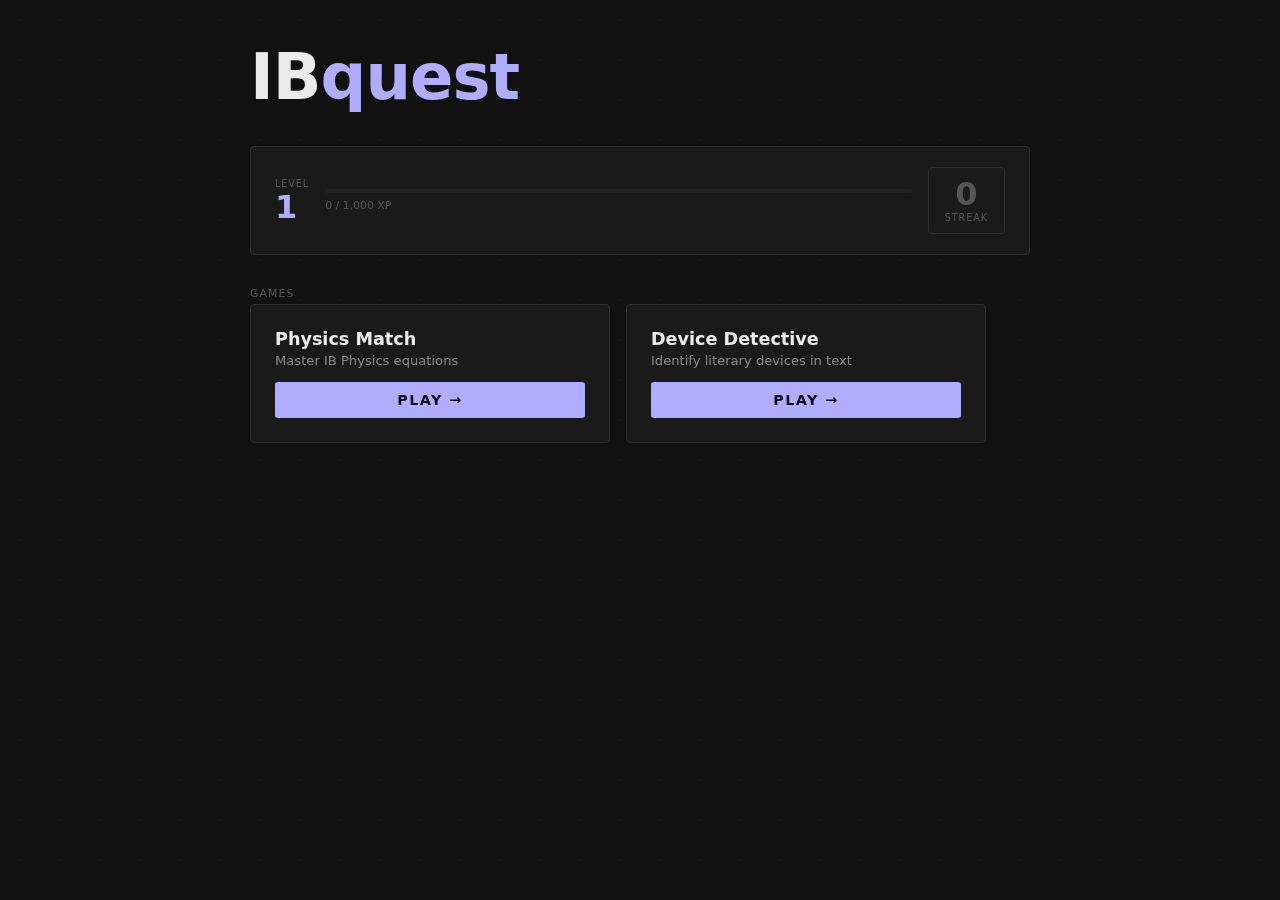
<file: index.html>
<!doctype html>
<html lang="en">
    <head>
        <meta charset="UTF-8" />
        <meta name="viewport" content="width=device-width, initial-scale=1.0" />
        <title>IBquest | Free IBDP Revision Games</title>
        <link rel="stylesheet" href="styles.css" />
        <style>
            /* ── HOME PAGE OVERRIDES & LAYOUT ─────────── */
            body {
                overflow: auto;
            }

            .home-wrap {
                position: relative;
                z-index: 10;
                max-width: 820px;
                margin: 0 auto;
                padding: 40px 20px;
                display: flex;
                flex-direction: column;
                gap: 32px;
                min-height: 100vh;
            }

            /* ── WORDMARK ─────────────────────────────── */
            .wordmark {
                font-size: clamp(2.6rem, 8vw, 4rem);
                font-weight: 800;
                letter-spacing: -1px;
                color: var(--text);
            }
            .wordmark span {
                color: var(--accent);
            }

            /* ── PLAYER BAR ───────────────────────────── */
            .player-bar {
                background: var(--surface);
                border: 1px solid var(--border);
                border-radius: 4px;
                padding: 20px 24px;
                display: flex;
                flex-direction: column;
                gap: 12px;
            }
            .player-bar-top {
                display: flex;
                align-items: center;
                gap: 16px;
                flex-wrap: wrap;
            }
            .level-col {
                display: flex;
                flex-direction: column;
                gap: 2px;
            }
            .level-label {
                font-size: 0.6rem;
                color: var(--text3);
                text-transform: uppercase;
                letter-spacing: 0.1em;
            }
            .level-badge {
                font-size: 2rem;
                font-weight: 800;
                color: var(--accent);
                line-height: 1;
            }
            .xp-col {
                flex: 1;
                display: flex;
                flex-direction: column;
                gap: 6px;
                min-width: 120px;
            }
            .xp-bar-row {
                display: flex;
                align-items: center;
                gap: 10px;
            }
            .xp-track-home {
                flex: 1;
                height: 4px;
                background: var(--border2);
                border-radius: 2px;
                overflow: hidden;
            }
            .xp-fill-home {
                height: 100%;
                border-radius: 2px;
                background: var(--accent);
                transition: width 0.4s ease;
            }
            .xp-text {
                font-size: 0.68rem;
                color: var(--text3);
                white-space: nowrap;
            }
            .streak-col {
                background: var(--surface);
                border: 1px solid var(--border);
                border-radius: 4px;
                padding: 10px 16px;
                display: flex;
                flex-direction: column;
                gap: 2px;
                align-items: center;
            }
            .streak-badge {
                font-size: 2rem;
                font-weight: 800;
                color: var(--accent);
                line-height: 1;
            }
            .streak-label {
                font-size: 0.6rem;
                color: var(--text3);
                text-transform: uppercase;
                letter-spacing: 0.1em;
            }
            .streak-col.inactive .streak-badge {
                color: var(--text3);
            }

            /* ── SECTION LABEL ────────────────────────── */
            .section-label {
                font-size: 0.68rem;
                color: var(--text3);
                text-transform: uppercase;
                letter-spacing: 0.1em;
                margin-bottom: 4px;
            }

            /* ── GAMES GRID ───────────────────────────── */
            .games-grid {
                display: flex;
                flex-wrap: wrap;
                gap: 16px;
            }

            /* ── GAME CARD ────────────────────────────── */
            .game-card {
                background: var(--surface);
                border: 1px solid var(--border);
                border-radius: 4px;
                padding: 24px;
                min-width: 260px;
                flex: 1;
                max-width: 360px;
                display: flex;
                flex-direction: column;
                gap: 14px;
            }
            .game-card-title {
                font-size: 1.1rem;
                font-weight: 700;
                color: var(--text);
            }
            .game-card-desc {
                font-size: 0.82rem;
                color: var(--text2);
                margin-top: 4px;
            }
            .game-hs-row {
                display: flex;
                gap: 8px;
                flex-wrap: wrap;
            }
            .game-hs-chip {
                background: var(--bg);
                border: 1px solid var(--border2);
                border-radius: 3px;
                padding: 6px 10px;
                font-size: 0.62rem;
                color: var(--text3);
                text-transform: uppercase;
                letter-spacing: 0.06em;
            }
            .game-hs-chip strong {
                display: block;
                font-size: 0.85rem;
                font-weight: 700;
                color: var(--accent);
                margin-top: 2px;
                letter-spacing: 0;
            }
            .game-play-btn {
                align-self: stretch;
                text-align: center;
                padding: 10px 28px;
                font-size: 0.9rem;
                font-weight: 700;
                letter-spacing: 0.1em;
                text-transform: uppercase;
                background: var(--accent);
                color: #0c0c18;
                border: none;
                border-radius: 3px;
                cursor: pointer;
                text-decoration: none;
                display: inline-block;
                transition:
                    opacity 0.15s,
                    box-shadow 0.15s;
            }
            .game-play-btn:hover {
                opacity: 0.9;
            }

            /* ── COMING SOON CARD ─────────────────────── */
            .coming-soon-card {
                background: transparent;
                border: 1px dashed var(--border);
                border-radius: 4px;
                padding: 24px;
                min-width: 260px;
                flex: 1;
                max-width: 360px;
                display: flex;
                flex-direction: column;
                align-items: center;
                justify-content: center;
                gap: 10px;
                text-align: center;
            }
            .coming-soon-title {
                font-size: 1.5rem;
                color: var(--text3);
                font-weight: 700;
            }

            /* ── RESPONSIVE ───────────────────────────── */
            @media (max-width: 600px) {
                .home-wrap {
                    padding: 24px 16px;
                    gap: 24px;
                }
                .games-grid {
                    flex-direction: column;
                }
                .game-card,
                .coming-soon-card {
                    max-width: 100%;
                }
                .player-bar {
                    padding: 16px 18px;
                }
                .level-badge {
                    font-size: 1.6rem;
                }
            }
        </style>
    </head>
    <body>
        <canvas id="bg"></canvas>

        <div class="home-wrap">
            <header>
                <div class="wordmark">IB<span>quest</span></div>
            </header>

            <div class="player-bar">
                <div class="player-bar-top">
                    <div class="level-col">
                        <div class="level-label">Level</div>
                        <div class="level-badge" id="level-num">1</div>
                    </div>
                    <div class="xp-col">
                        <div class="xp-bar-row">
                            <div class="xp-track-home">
                                <div
                                    class="xp-fill-home"
                                    id="xp-fill-home"
                                    style="width: 0%"
                                ></div>
                            </div>
                        </div>
                        <div class="xp-text" id="xp-text">0 / 100 XP</div>
                    </div>
                    <div class="streak-col" id="streak-display">
                        <div class="streak-badge" id="streak-count">0</div>
                        <div class="streak-label">Streak</div>
                    </div>
                </div>
            </div>

            <div>
                <div class="section-label">Games</div>
                <div class="games-grid" id="games-grid"></div>
            </div>
        </div>

        <script>
            // ═══════════════════════════════════════════════════
            //  LEVEL FORMULA  (L1=0, L2=100, L3=400, L4=900 XP…)
            // ═══════════════════════════════════════════════════
            function getLevel(xp) {
                return Math.floor(Math.sqrt(xp / 1000)) + 1;
            }
            function xpForLevel(l) {
                return (l - 1) * (l - 1) * 1000;
            }
            function xpForNextLevel(l) {
                return l * l * 1000;
            }

            // ═══════════════════════════════════════════════════
            //  BACKGROUND CANVAS
            // ═══════════════════════════════════════════════════
            const bgC = document.getElementById("bg");
            const bgX = bgC.getContext("2d");

            function resizeBg() {
                bgC.width = window.innerWidth;
                bgC.height = window.innerHeight;
                drawBg();
            }
            function drawBg() {
                bgX.clearRect(0, 0, bgC.width, bgC.height);
                const sp = 40;
                for (let x = sp / 2; x < bgC.width; x += sp)
                    for (let y = sp / 2; y < bgC.height; y += sp) {
                        bgX.beginPath();
                        bgX.arc(x, y, 1, 0, Math.PI * 2);
                        bgX.fillStyle = "rgba(255,255,255,0.05)";
                        bgX.fill();
                    }
            }

            // ═══════════════════════════════════════════════════
            //  PLAYER BAR
            // ═══════════════════════════════════════════════════
            function renderPlayerBar() {
                const xp = parseInt(localStorage.getItem("ibq_xp") || "0");
                const streak = parseInt(
                    localStorage.getItem("ibq_streak_count") || "0",
                );
                const today = new Date().toISOString().slice(0, 10);
                const lastDay = localStorage.getItem("ibq_streak_date") || "";
                const yesterday = new Date(Date.now() - 86400000)
                    .toISOString()
                    .slice(0, 10);
                const activeStreak =
                    lastDay === today || lastDay === yesterday ? streak : 0;

                const lvl = getLevel(xp);
                const xpThis = xp - xpForLevel(lvl);
                const xpNeeds = xpForNextLevel(lvl) - xpForLevel(lvl);
                const pct = Math.min(100, Math.round((xpThis / xpNeeds) * 100));

                document.getElementById("level-num").textContent = lvl;
                document.getElementById("xp-fill-home").style.width = pct + "%";
                document.getElementById("xp-text").textContent =
                    xpThis.toLocaleString() +
                    " / " +
                    xpNeeds.toLocaleString() +
                    " XP";

                const streakEl = document.getElementById("streak-display");
                document.getElementById("streak-count").textContent =
                    activeStreak;
                streakEl.className =
                    activeStreak > 0 ? "streak-col" : "streak-col inactive";
            }

            // ═══════════════════════════════════════════════════
            //  GAMES GRID
            // ═══════════════════════════════════════════════════
            function renderGames() {
                const grid = document.getElementById("games-grid");

                const hs = {
                    symbol: parseInt(
                        localStorage.getItem("pb_hs_symbol") || "0",
                    ),
                    equation: parseInt(
                        localStorage.getItem("pb_hs_equation") || "0",
                    ),
                    scenario: parseInt(
                        localStorage.getItem("pb_hs_scenario") || "0",
                    ),
                };

                // Physics Match card
                const card = document.createElement("div");
                card.className = "game-card";
                card.innerHTML = `
    <div>
      <div class="game-card-title">Physics Match</div>
      <div class="game-card-desc">Master IB Physics equations</div>
    </div>
    <a class="game-play-btn" href="games/PhysicsMatch.html">PLAY →</a>
  `;
                grid.appendChild(card);

                // Device Detective card
                const ddCard = document.createElement("div");
                ddCard.className = "game-card";
                ddCard.innerHTML = `
    <div>
      <div class="game-card-title">Device Detective</div>
      <div class="game-card-desc">Identify literary devices in text</div>
    </div>
    <a class="game-play-btn" href="games/DeviceDetective.html">PLAY →</a>
  `;
                grid.appendChild(ddCard);
            }

            // ═══════════════════════════════════════════════════
            //  INIT
            // ═══════════════════════════════════════════════════
            resizeBg();
            window.addEventListener("resize", resizeBg);
            renderPlayerBar();
            renderGames();
        </script>
    </body>
</html>
</file>
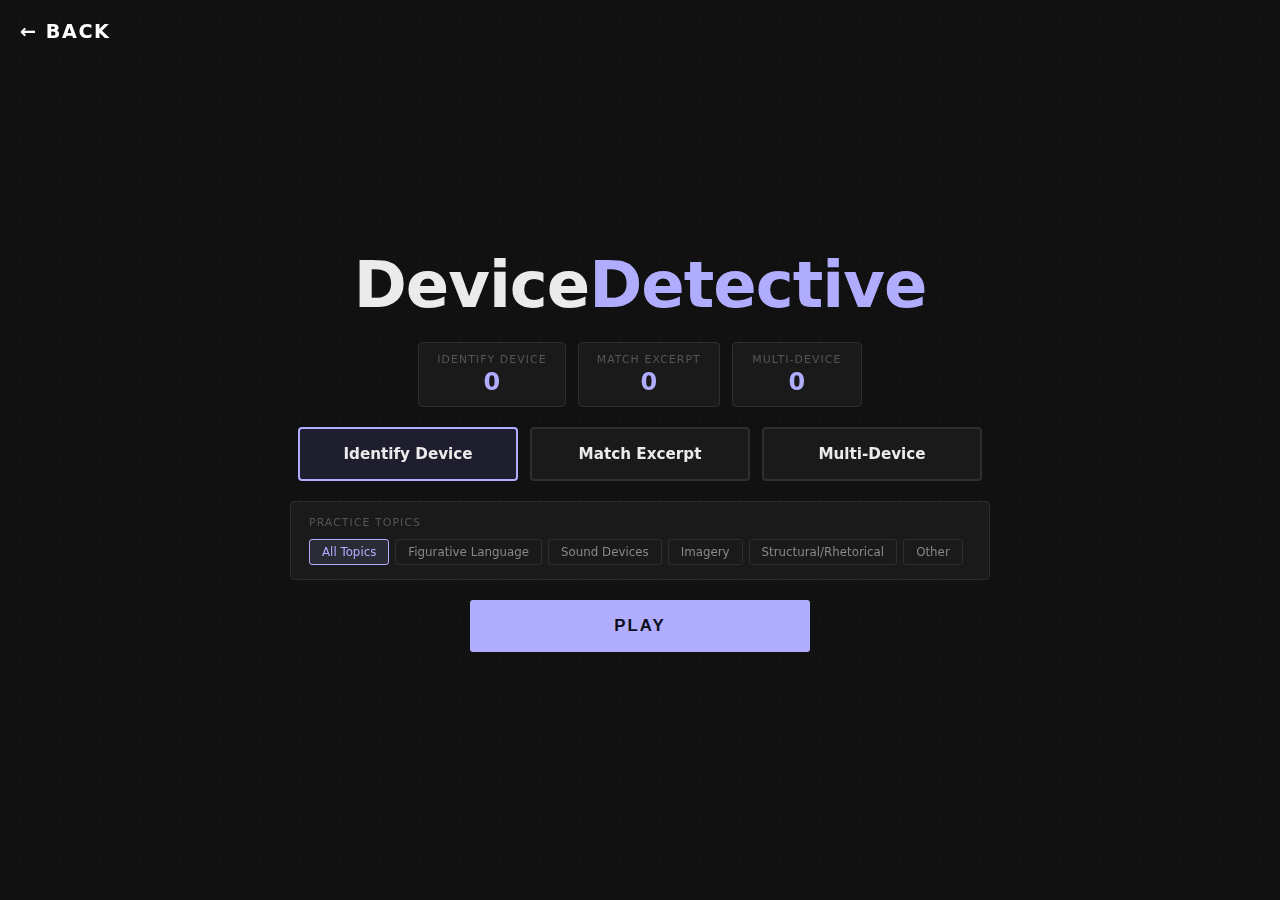
<file: games/DeviceDetective.html>
<!doctype html>
<html lang="en">
    <head>
        <meta charset="UTF-8" />
        <meta name="viewport" content="width=device-width, initial-scale=1.0" />
        <title>Device Detective</title>
        <link rel="stylesheet" href="../styles.css" />
        <style>
            /* ── START SCREEN ────────────────────────── */
            #start-screen {
                gap: 20px;
            }

            .wordmark {
                font-size: clamp(2.6rem, 8vw, 4rem);
                font-weight: 800;
                letter-spacing: -1px;
                color: var(--text);
            }
            .wordmark span {
                color: var(--accent);
            }

            .back-btn {
                position: absolute;
                top: 20px;
                left: 20px;
                font-size: 1.2rem;
                color: white;
                text-decoration: none;
                z-index: 100;
                letter-spacing: 0.08em;
                text-transform: uppercase;
                font-weight: 600;
                transition: opacity 0.15s;
            }
            .back-btn:hover {
                opacity: 0.7;
            }

            .hs-row {
                display: flex;
                gap: 12px;
                flex-wrap: wrap;
                justify-content: center;
            }
            .hs-card {
                background: var(--surface);
                border: 1px solid var(--border);
                border-radius: 4px;
                padding: 10px 18px;
                text-align: center;
                min-width: 130px;
            }
            .hs-card .hs-mode {
                font-size: 0.68rem;
                color: var(--text3);
                text-transform: uppercase;
                letter-spacing: 0.1em;
                margin-bottom: 2px;
            }
            .hs-card .hs-val {
                font-size: 1.5rem;
                font-weight: 700;
                color: var(--accent);
            }

            .mode-grid {
                display: flex;
                gap: 12px;
                flex-wrap: wrap;
                justify-content: center;
                max-width: 700px;
                width: 100%;
            }
            .mode-card {
                flex: 1;
                min-width: 150px;
                max-width: 220px;
                background: var(--surface);
                border: 2px solid var(--border);
                border-radius: 4px;
                padding: 16px 18px;
                cursor: pointer;
                transition:
                    border-color 0.15s,
                    background 0.15s;
                text-align: center;
            }
            .mode-card:hover {
                border-color: var(--text3);
                background: #202020;
            }
            .mode-card.selected {
                border-color: var(--accent);
                background: #1e1e2e;
            }
            .mode-title {
                font-size: 0.95rem;
                font-weight: 600;
                color: var(--text);
            }

            .filter-box {
                max-width: 700px;
                width: 100%;
                max-height: 30vh;
                overflow-y: auto;
                background: var(--surface);
                border: 1px solid var(--border);
                border-radius: 4px;
                padding: 14px 18px;
            }
            .filter-label {
                font-size: 0.68rem;
                color: var(--text3);
                text-transform: uppercase;
                letter-spacing: 0.1em;
                margin-bottom: 10px;
            }
            .chips {
                display: flex;
                flex-wrap: wrap;
                gap: 6px;
            }
            .chip {
                padding: 5px 12px;
                border-radius: 3px;
                border: 1px solid var(--border);
                background: transparent;
                font-size: 0.74rem;
                cursor: pointer;
                color: var(--text2);
                transition: all 0.15s;
            }
            .chip:hover {
                border-color: var(--text2);
                color: var(--text);
            }
            .chip.on {
                background: rgba(176, 173, 255, 0.12);
                border-color: var(--accent);
                color: var(--accent);
            }

            /* ── GAME SCREEN ─────────────────────────── */
            #game-screen {
                padding: 0;
                justify-content: flex-start;
                overflow: hidden;
            }

            .game-top {
                width: 100%;
                flex-shrink: 0;
                background: var(--surface);
                border-bottom: 1px solid var(--border);
                padding: 10px 20px 0;
                display: flex;
                flex-direction: column;
                gap: 6px;
                position: relative;
                z-index: 20;
            }
            .game-hud {
                display: flex;
                align-items: center;
                gap: 14px;
                flex-wrap: wrap;
            }

            .lives {
                display: flex;
                gap: 5px;
            }
            .heart {
                font-size: 1.2rem;
                transition: opacity 0.3s;
            }
            .heart.lost {
                opacity: 0.2;
            }

            .hud-group {
                display: flex;
                flex-direction: column;
                align-items: center;
            }
            .hud-lbl {
                font-size: 0.6rem;
                color: var(--text3);
                text-transform: uppercase;
                letter-spacing: 0.1em;
            }
            .hud-val {
                font-size: 1.2rem;
                font-weight: 700;
            }
            .hud-val.c-score {
                color: var(--accent);
            }
            .hud-val.c-level {
                color: var(--text2);
            }

            .streak-badge {
                padding: 3px 12px;
                border-radius: 3px;
                font-size: 0.82rem;
                font-weight: 700;
                border: 1px solid var(--yellow);
                color: var(--yellow);
                background: rgba(201, 146, 42, 0.08);
            }
            .streak-badge.fire {
                border-color: var(--orange);
                color: var(--orange);
                background: rgba(219, 109, 40, 0.12);
                animation: fpulse 0.6s ease-in-out infinite alternate;
            }

            .ml-auto {
                margin-left: auto;
            }

            .time-track {
                height: 4px;
                background: var(--border2);
                border-radius: 2px;
                overflow: hidden;
            }
            .time-fill {
                height: 100%;
                border-radius: 2px;
                transition:
                    width 0.1s linear,
                    background 0.4s;
                background: var(--green);
            }

            .xp-track {
                height: 2px;
                background: var(--border2);
                border-radius: 1px;
                overflow: hidden;
                margin-top: 2px;
            }
            .xp-fill {
                height: 100%;
                border-radius: 1px;
                background: var(--purple);
                transition: width 0.4s ease;
            }
            .xp-lbl {
                font-size: 0.6rem;
                color: var(--text3);
                margin-top: 1px;
                padding-bottom: 6px;
            }

            /* ── QUESTION AREA ───────────────────────── */
            .game-body {
                flex: 1;
                width: 100%;
                overflow-y: auto;
                padding: 16px 20px 20px;
                display: flex;
                flex-direction: column;
                gap: 14px;
                max-width: 800px;
                margin: 0 auto;
                align-self: stretch;
            }
            .game-body-wrap {
                flex: 1;
                width: 100%;
                overflow-y: auto;
                display: flex;
                justify-content: center;
            }

            .q-meta {
                display: flex;
                gap: 8px;
                align-items: center;
                flex-wrap: wrap;
            }
            .tag {
                padding: 3px 10px;
                border-radius: 3px;
                font-size: 0.68rem;
                letter-spacing: 0.06em;
                border: 1px solid;
            }
            .tag-mode {
                border-color: rgba(176, 173, 255, 0.35);
                color: var(--accent);
                background: rgba(176, 173, 255, 0.06);
            }
            .tag-topic {
                border-color: var(--border);
                color: var(--text2);
                background: transparent;
            }
            .q-num {
                font-size: 0.68rem;
                color: var(--text3);
                margin-left: auto;
            }

            .question-card {
                background: var(--surface);
                border: 1px solid var(--border);
                border-radius: 4px;
                padding: 22px 22px 18px;
                position: relative;
            }
            .q-prompt {
                font-size: 0.72rem;
                color: var(--text3);
                text-transform: uppercase;
                letter-spacing: 0.1em;
                margin-bottom: 12px;
            }

            /* ── Excerpt display ─────────────────────── */
            .excerpt-display {
                font-size: clamp(1rem, 2.5vw, 1.25rem);
                line-height: 1.75;
                color: var(--text);
                font-style: italic;
            }
            .excerpt-hl {
                color: var(--accent);
                font-weight: 700;
                font-style: normal;
                border-bottom: 2px solid var(--accent);
                padding-bottom: 1px;
            }
            .device-name {
                font-size: 1.15rem;
                font-weight: 700;
                color: var(--text);
            }
            .device-def {
                font-size: 0.82rem;
                color: var(--text3);
                margin-top: 6px;
                line-height: 1.55;
            }
            .multi-hint {
                margin-top: 10px;
                font-size: 0.8rem;
                color: var(--text3);
                font-style: italic;
            }

            /* ── OPTIONS ─────────────────────────────── */
            .options-grid {
                display: grid;
                grid-template-columns: 1fr 1fr;
                gap: 10px;
            }
            @media (max-width: 520px) {
                .options-grid {
                    grid-template-columns: 1fr;
                }
            }

            .opt {
                padding: 14px 16px;
                border-radius: 4px;
                border: 1px solid var(--border);
                background: var(--surface);
                color: var(--text);
                font-size: 0.9rem;
                font-family: inherit;
                cursor: pointer;
                text-align: left;
                line-height: 1.5;
                transition:
                    border-color 0.12s,
                    background 0.12s,
                    transform 0.1s;
                display: flex;
                align-items: flex-start;
                gap: 10px;
                overflow: hidden;
            }
            .opt:hover:not(:disabled) {
                border-color: var(--accent);
                background: #1e1e2e;
                transform: translateY(-1px);
            }
            .opt:active:not(:disabled) {
                transform: none;
            }
            .opt:disabled {
                cursor: default;
            }
            .opt.correct {
                border-color: var(--green) !important;
                background: rgba(76, 175, 110, 0.1) !important;
                color: var(--green);
            }
            .opt.wrong {
                border-color: var(--red) !important;
                background: rgba(224, 82, 82, 0.08) !important;
                color: var(--red);
            }
            .opt.picked {
                border-color: var(--accent);
                background: rgba(176, 173, 255, 0.1);
            }

            .opt-letter {
                width: 22px;
                height: 22px;
                border-radius: 3px;
                background: var(--border2);
                color: var(--text3);
                font-size: 0.72rem;
                font-weight: 700;
                display: inline-flex;
                align-items: center;
                justify-content: center;
                flex-shrink: 0;
                margin-top: 1px;
            }
            .opt-body {
                flex: 1;
                overflow: hidden;
            }
            .opt-excerpt {
                font-size: 0.78rem;
                color: var(--text3);
                margin-top: 4px;
                font-style: italic;
                line-height: 1.5;
            }

            .submit-btn {
                align-self: center;
                padding: 11px 36px;
                background: var(--accent);
                color: #0c0c18;
                border: none;
                border-radius: 3px;
                font-size: 0.9rem;
                font-weight: 700;
                letter-spacing: 0.06em;
                text-transform: uppercase;
                cursor: pointer;
                display: none;
                transition: opacity 0.15s;
            }
            .submit-btn:hover {
                opacity: 0.85;
            }

            /* ── GAME OVER SCREEN ────────────────────── */
            .go-card {
                background: var(--surface);
                border: 1px solid var(--border);
                border-radius: 4px;
                padding: 36px 32px;
                max-width: 560px;
                width: 100%;
                text-align: center;
            }
            .go-title {
                font-size: 2rem;
                font-weight: 800;
                color: var(--red);
                margin-bottom: 4px;
            }
            .go-title.win {
                color: var(--yellow);
            }
            .go-sub {
                font-size: 0.85rem;
                color: var(--text2);
                margin-bottom: 24px;
            }

            .stats-grid {
                display: grid;
                grid-template-columns: 1fr 1fr;
                gap: 10px;
                margin-bottom: 20px;
            }
            .stat {
                background: var(--bg);
                border: 1px solid var(--border2);
                border-radius: 3px;
                padding: 14px;
            }
            .stat-lbl {
                font-size: 0.65rem;
                color: var(--text3);
                text-transform: uppercase;
                letter-spacing: 0.1em;
                margin-bottom: 2px;
            }
            .stat-val {
                font-size: 1.6rem;
                font-weight: 800;
                color: var(--text);
            }

            .new-record {
                font-size: 0.75rem;
                color: var(--yellow);
                letter-spacing: 0.1em;
                text-transform: uppercase;
                margin-bottom: 16px;
                animation: blink 1s infinite;
            }

            .missed-section {
                text-align: left;
                margin-bottom: 20px;
            }
            .missed-lbl {
                font-size: 0.68rem;
                color: var(--text3);
                text-transform: uppercase;
                letter-spacing: 0.1em;
                margin-bottom: 10px;
            }
            .missed-item {
                padding: 10px 14px;
                border-radius: 3px;
                background: var(--bg);
                border: 1px solid var(--border);
                margin-bottom: 8px;
                font-size: 0.8rem;
            }
            .missed-item .mi-name {
                font-weight: 600;
                color: var(--text);
                margin-bottom: 6px;
            }
            .missed-row {
                display: flex;
                gap: 8px;
                align-items: flex-start;
                margin-top: 4px;
            }
            .mi-label {
                font-size: 0.65rem;
                text-transform: uppercase;
                letter-spacing: 0.08em;
                padding: 2px 6px;
                border-radius: 2px;
                flex-shrink: 0;
                margin-top: 2px;
            }
            .mi-label.chosen {
                background: rgba(224, 82, 82, 0.15);
                border: 1px solid rgba(224, 82, 82, 0.3);
                color: var(--red);
            }
            .mi-label.correct {
                background: rgba(76, 175, 110, 0.12);
                border: 1px solid rgba(76, 175, 110, 0.3);
                color: var(--green);
            }
            .mi-label.timeout {
                background: rgba(100, 100, 100, 0.15);
                border: 1px solid var(--border);
                color: var(--text3);
            }
            .mi-val {
                flex: 1;
                line-height: 1.5;
            }

            .btn-row {
                display: flex;
                gap: 10px;
                justify-content: center;
                flex-wrap: wrap;
            }

            /* ── RESPONSIVE ──────────────────────────── */
            @media (max-width: 600px) {
                .game-hud {
                    gap: 10px;
                }
                .game-body {
                    padding: 12px 14px 16px;
                    gap: 10px;
                }
                .question-card {
                    padding: 16px;
                }
                .options-grid {
                    gap: 8px;
                }
                .opt {
                    padding: 11px 12px;
                }
                .go-card {
                    padding: 24px 18px;
                }
                .mode-grid {
                    flex-direction: column;
                    align-items: stretch;
                    width: 100%;
                    max-width: 700px;
                }
                .mode-card {
                    width: 100%;
                    flex: none;
                    min-width: auto;
                    max-width: none;
                }
            }
        </style>
    </head>
    <body>
        <canvas id="bg"></canvas>
        <canvas id="confetti"></canvas>
        <div class="flash" id="flash"></div>
        <div class="combo-pop" id="combo-pop"></div>
        <div class="lvlup-overlay" id="lvlup-overlay">
            <div class="lvlup-text" id="lvlup-text"></div>
        </div>
        <div class="feedback" id="feedback"></div>

        <!-- ════════════════ START ════════════════ -->
        <div class="screen active" id="start-screen">
            <a href="../index.html" class="back-btn">← Back</a>
            <div class="wordmark">Device<span>Detective</span></div>

            <div class="hs-row" id="hs-row"></div>

            <div class="mode-grid">
                <div
                    class="mode-card selected"
                    data-mode="identify"
                    onclick="selectMode('identify')"
                >
                    <div class="mode-title">Identify Device</div>
                </div>
                <div
                    class="mode-card"
                    data-mode="excerpt"
                    onclick="selectMode('excerpt')"
                >
                    <div class="mode-title">Match Excerpt</div>
                </div>
                <div
                    class="mode-card"
                    data-mode="multidevice"
                    onclick="selectMode('multidevice')"
                >
                    <div class="mode-title">Multi-Device</div>
                </div>
            </div>

            <div class="filter-box">
                <div class="filter-label">Practice Topics</div>
                <div class="chips" id="chips"></div>
            </div>

            <button class="btn-primary" onclick="startGame()">PLAY</button>
        </div>

        <!-- ════════════════ GAME ════════════════ -->
        <div class="screen" id="game-screen">
            <div class="game-top">
                <div class="game-hud">
                    <div class="lives" id="lives"></div>
                    <div class="hud-group">
                        <div class="hud-lbl">Level</div>
                        <div class="hud-val c-level" id="hud-level">1</div>
                    </div>
                    <div id="streak-wrap">
                        <div class="streak-badge" id="streak-badge">×1</div>
                    </div>
                    <div class="hud-group ml-auto">
                        <div class="hud-lbl">Score</div>
                        <div class="hud-val c-score" id="hud-score">0</div>
                    </div>
                </div>
                <div class="time-track">
                    <div
                        class="time-fill"
                        id="time-fill"
                        style="width: 100%"
                    ></div>
                </div>
                <div class="xp-track">
                    <div class="xp-fill" id="xp-fill" style="width: 0%"></div>
                </div>
                <div class="xp-lbl" id="xp-lbl">0 / 10 to next level</div>
            </div>

            <div class="game-body-wrap">
                <div class="game-body" id="game-body">
                    <div class="q-meta">
                        <div class="tag tag-mode" id="tag-mode">—</div>
                        <div class="tag tag-topic" id="tag-topic">—</div>
                        <div class="q-num" id="q-num">Q1</div>
                    </div>

                    <div class="question-card">
                        <div class="q-prompt" id="q-prompt"></div>
                        <div id="q-content"></div>
                    </div>

                    <div class="options-grid" id="opts"></div>
                    <button
                        class="submit-btn"
                        id="submit-btn"
                        onclick="submitMulti()"
                    >
                        Submit Answer
                    </button>
                </div>
            </div>
        </div>

        <!-- ════════════════ GAME OVER ════════════════ -->
        <div class="screen" id="go-screen">
            <div class="go-card">
                <div class="go-title" id="go-title">GAME OVER</div>
                <div class="go-sub" id="go-sub"></div>
                <div class="stats-grid">
                    <div class="stat">
                        <div class="stat-lbl">Score</div>
                        <div class="stat-val" id="go-score">0</div>
                    </div>
                    <div class="stat">
                        <div class="stat-lbl">Level</div>
                        <div class="stat-val" id="go-level">1</div>
                    </div>
                    <div class="stat">
                        <div class="stat-lbl">Correct</div>
                        <div class="stat-val" id="go-correct">0</div>
                    </div>
                    <div class="stat">
                        <div class="stat-lbl">Best Streak</div>
                        <div class="stat-val" id="go-streak">0</div>
                    </div>
                </div>
                <div class="new-record" id="new-record" style="display: none">
                    ✦ NEW HIGH SCORE ✦
                </div>
                <div class="missed-section" id="missed"></div>
                <div class="btn-row">
                    <button class="btn-primary" onclick="startGame()">
                        PLAY AGAIN
                    </button>
                    <button
                        class="btn-ghost"
                        onclick="showScreen('start-screen')"
                    >
                        MENU
                    </button>
                </div>
            </div>
        </div>

        <script>
            // ═══════════════════════════════════════════════════
            //  LITERARY DEVICE DATA
            // ═══════════════════════════════════════════════════
            const DEV = [
                // ── Figurative Language ─────────────────────────
                {
                    id: "simile",
                    name: "Simile",
                    topic: "Figurative Language",
                    definition: "A comparison using 'like' or 'as'.",
                    examples: [
                        {
                            text: "Her voice was as soft as a whisper of wind through tall grass.",
                            highlight: "as soft as a whisper of wind",
                        },
                        {
                            text: "The old man moved like a ship weathering a slow, heavy storm.",
                            highlight: "like a ship weathering a slow, heavy storm",
                        },
                        {
                            text: "The city at night glittered like a circuit board alive with electricity.",
                            highlight: "like a circuit board alive with electricity",
                        },
                    ],
                },
                {
                    id: "metaphor",
                    name: "Metaphor",
                    topic: "Figurative Language",
                    definition: "A direct comparison stating one thing is another.",
                    examples: [
                        {
                            text: "Life is a journey with no map and no promised destination.",
                            highlight: "Life is a journey",
                        },
                        {
                            text: "Her words were daggers that pierced every certainty he held.",
                            highlight: "words were daggers",
                        },
                        {
                            text: "The classroom was a battlefield of clashing ideas and wounded egos.",
                            highlight: "classroom was a battlefield",
                        },
                    ],
                },
                {
                    id: "personification",
                    name: "Personification",
                    topic: "Figurative Language",
                    definition: "Giving human qualities to non-human things.",
                    examples: [
                        {
                            text: "The wind howled its grief through the skeletal branches of the oak.",
                            highlight: "wind howled its grief",
                        },
                        {
                            text: "Opportunity knocked just once and then turned away in silence.",
                            highlight: "Opportunity knocked",
                        },
                        {
                            text: "The old clock on the mantle watched each argument with patient indifference.",
                            highlight: "clock watched each argument",
                        },
                    ],
                },
                {
                    id: "hyperbole",
                    name: "Hyperbole",
                    topic: "Figurative Language",
                    definition: "Deliberate exaggeration for emphasis or effect.",
                    examples: [
                        {
                            text: "I have told you a million times to close the door behind you.",
                            highlight: "a million times",
                        },
                        {
                            text: "The suitcase weighed a thousand tonnes and threatened to pull her arm off.",
                            highlight: "weighed a thousand tonnes",
                        },
                        {
                            text: "He was so hungry he could have devoured the entire restaurant and its furniture.",
                            highlight: "devoured the entire restaurant and its furniture",
                        },
                    ],
                },
                {
                    id: "litotes",
                    name: "Litotes",
                    topic: "Figurative Language",
                    definition: "Understatement using negation of the opposite.",
                    examples: [
                        {
                            text: "Losing one's home to fire is not exactly a minor inconvenience.",
                            highlight: "not exactly a minor inconvenience",
                        },
                        {
                            text: "He was not the worst surgeon the hospital had ever employed.",
                            highlight: "not the worst surgeon",
                        },
                        {
                            text: "Running a marathon in under two hours is no small achievement.",
                            highlight: "no small achievement",
                        },
                    ],
                },
                {
                    id: "oxymoron",
                    name: "Oxymoron",
                    topic: "Figurative Language",
                    definition: "Two contradictory terms placed together for effect.",
                    examples: [
                        {
                            text: "There was a deafening silence after the verdict was read aloud.",
                            highlight: "deafening silence",
                        },
                        {
                            text: "She smiled at the bittersweet memory of their last afternoon together.",
                            highlight: "bittersweet memory",
                        },
                        {
                            text: "The documentary offered a living record of a dying tradition.",
                            highlight: "living record of a dying tradition",
                        },
                    ],
                },
                {
                    id: "paradox",
                    name: "Paradox",
                    topic: "Figurative Language",
                    definition: "A statement that seems contradictory but reveals a truth.",
                    examples: [
                        {
                            text: "The more he tried to forget her, the more vividly she appeared to him.",
                            highlight: "The more he tried to forget her, the more vividly she appeared",
                        },
                        {
                            text: "War is peace; in destroying the enemy, the nation preserved its way of life.",
                            highlight: "War is peace",
                        },
                        {
                            text: "He saved his family by abandoning them to a safer life far away.",
                            highlight: "saved his family by abandoning them",
                        },
                    ],
                },
                {
                    id: "synecdoche",
                    name: "Synecdoche",
                    topic: "Figurative Language",
                    definition: "A part represents the whole, or the whole represents a part.",
                    examples: [
                        {
                            text: "All hands on deck as the storm rolled in from the western horizon.",
                            highlight: "All hands on deck",
                        },
                        {
                            text: "The crown issued its decree without consulting the common people.",
                            highlight: "The crown",
                        },
                        {
                            text: "She needed new wheels to get to her job across the valley.",
                            highlight: "new wheels",
                        },
                    ],
                },
                {
                    id: "metonymy",
                    name: "Metonymy",
                    topic: "Figurative Language",
                    definition: "A related concept substitutes for the actual thing.",
                    examples: [
                        {
                            text: "The pen is mightier than the sword in shaping the fate of nations.",
                            highlight: "The pen is mightier than the sword",
                        },
                        {
                            text: "Hollywood has not yet come to terms with the streaming revolution.",
                            highlight: "Hollywood",
                        },
                        {
                            text: "The White House declined to comment on the leaked documents.",
                            highlight: "The White House",
                        },
                    ],
                },

                // ── Sound Devices ───────────────────────────────
                {
                    id: "alliteration",
                    name: "Alliteration",
                    topic: "Sound Devices",
                    definition: "Repetition of the same consonant sound at the start of nearby words.",
                    examples: [
                        {
                            text: "Peter Piper picked a peck of pickled peppers from the garden bed.",
                            highlight: "Peter Piper picked a peck of pickled peppers",
                        },
                        {
                            text: "The sleek, silver serpent slid silently through the summer grass.",
                            highlight: "sleek, silver serpent slid silently",
                        },
                        {
                            text: "Dark dreams drift down the deep and dangerous river at midnight.",
                            highlight: "Dark dreams drift down the deep and dangerous",
                        },
                    ],
                },
                {
                    id: "assonance",
                    name: "Assonance",
                    topic: "Sound Devices",
                    definition: "Repetition of vowel sounds in nearby words.",
                    examples: [
                        {
                            text: "The rain in Spain stays mainly on the plain.",
                            highlight: "rain in Spain stays mainly on the plain",
                        },
                        {
                            text: "Go slow over the road that flows below the old stone bridge.",
                            highlight: "slow over the road that flows below the old",
                        },
                        {
                            text: "The light of night ignites a bright and frightful sight.",
                            highlight: "light of night ignites a bright",
                        },
                    ],
                },
                {
                    id: "consonance",
                    name: "Consonance",
                    topic: "Sound Devices",
                    definition: "Repetition of consonant sounds anywhere within nearby words.",
                    examples: [
                        {
                            text: "The truck tracked through the thick dark muck all afternoon long.",
                            highlight: "truck tracked through the thick dark muck",
                        },
                        {
                            text: "Blank and frank, the plank bank stood still in the afternoon chill.",
                            highlight: "Blank and frank, the plank bank",
                        },
                        {
                            text: "He struck the black rock with a quick, slick flick of his wrist.",
                            highlight: "struck the black rock with a quick, slick flick",
                        },
                    ],
                },
                {
                    id: "onomatopoeia",
                    name: "Onomatopoeia",
                    topic: "Sound Devices",
                    definition: "A word that imitates the sound it describes.",
                    examples: [
                        {
                            text: "The bees buzzed lazily around the lavender in the afternoon heat.",
                            highlight: "buzzed",
                        },
                        {
                            text: "Rain began to pitter-patter against the thin glass of the attic window.",
                            highlight: "pitter-patter",
                        },
                        {
                            text: "The door creaked open on its rusty hinges and then slammed shut.",
                            highlight: "creaked",
                        },
                    ],
                },
                {
                    id: "sibilance",
                    name: "Sibilance",
                    topic: "Sound Devices",
                    definition: "Repetition of 's', 'sh', or 'z' sounds to create a hissing effect.",
                    examples: [
                        {
                            text: "The snake slithered swiftly, slipping through the sun-scorched sand.",
                            highlight: "snake slithered swiftly, slipping through the sun-scorched sand",
                        },
                        {
                            text: "She sells seashells so softly by the shimmering seaside shore.",
                            highlight: "sells seashells so softly by the shimmering seaside shore",
                        },
                        {
                            text: "The sea sighed and surged across the smooth stones at sunset.",
                            highlight: "sea sighed and surged across the smooth stones",
                        },
                    ],
                },

                // ── Imagery ─────────────────────────────────────
                {
                    id: "visual",
                    name: "Visual Imagery",
                    topic: "Imagery",
                    definition: "Language that appeals to the sense of sight.",
                    examples: [
                        {
                            text: "The horizon blazed crimson and gold as the last sliver of sun disappeared.",
                            highlight: "blazed crimson and gold",
                        },
                        {
                            text: "Pale moonlight fell across the cobblestones in cold, silver pools.",
                            highlight: "Pale moonlight fell across the cobblestones in cold, silver pools",
                        },
                        {
                            text: "The child's bright red coat stood out like a warning flare in the grey crowd.",
                            highlight: "bright red coat stood out like a warning flare in the grey crowd",
                        },
                    ],
                },
                {
                    id: "auditory",
                    name: "Auditory Imagery",
                    topic: "Imagery",
                    definition: "Language that appeals to the sense of hearing.",
                    examples: [
                        {
                            text: "The marketplace rang with the clash of copper pots and vendors' cries.",
                            highlight: "rang with the clash of copper pots and vendors' cries",
                        },
                        {
                            text: "A low, mournful horn echoed across the empty harbour as the ferry departed.",
                            highlight: "low, mournful horn echoed across the empty harbour",
                        },
                        {
                            text: "Somewhere beneath the floorboards, water dripped in slow, rhythmic percussion.",
                            highlight: "water dripped in slow, rhythmic percussion",
                        },
                    ],
                },
                {
                    id: "olfactory",
                    name: "Olfactory Imagery",
                    topic: "Imagery",
                    definition: "Language that appeals to the sense of smell.",
                    examples: [
                        {
                            text: "The bakery door swung open and the warm scent of cinnamon and yeast washed over her.",
                            highlight: "warm scent of cinnamon and yeast",
                        },
                        {
                            text: "Rain hit the hot pavement and released that sharp, ancient smell of wet earth.",
                            highlight: "sharp, ancient smell of wet earth",
                        },
                        {
                            text: "The hospital corridor stank of bleach and something she preferred not to name.",
                            highlight: "stank of bleach",
                        },
                    ],
                },
                {
                    id: "gustatory",
                    name: "Gustatory Imagery",
                    topic: "Imagery",
                    definition: "Language that appeals to the sense of taste.",
                    examples: [
                        {
                            text: "The medicine left a bitter, metallic taste that lingered for hours on her tongue.",
                            highlight: "bitter, metallic taste",
                        },
                        {
                            text: "Grief settled on him like the sour, brackish aftertaste of seawater.",
                            highlight: "sour, brackish aftertaste of seawater",
                        },
                        {
                            text: "She bit into the apple and sweetness exploded across her palate.",
                            highlight: "sweetness exploded across her palate",
                        },
                    ],
                },
                {
                    id: "tactile",
                    name: "Tactile Imagery",
                    topic: "Imagery",
                    definition: "Language that appeals to the sense of touch.",
                    examples: [
                        {
                            text: "The rough bark of the pine tree bit into her palms as she climbed higher.",
                            highlight: "rough bark bit into her palms",
                        },
                        {
                            text: "He pressed his face against the cool, smooth surface of the stone floor.",
                            highlight: "cool, smooth surface of the stone floor",
                        },
                        {
                            text: "The fabric scratched at her skin like a thousand tiny needles with every step.",
                            highlight: "scratched at her skin like a thousand tiny needles",
                        },
                    ],
                },
                {
                    id: "kinesthetic",
                    name: "Kinesthetic Imagery",
                    topic: "Imagery",
                    definition: "Language that conveys movement or physical sensation.",
                    examples: [
                        {
                            text: "Her stomach lurched as the lift plummeted through the dark shaft.",
                            highlight: "stomach lurched as the lift plummeted",
                        },
                        {
                            text: "The runner's legs churned beneath her, arms pumping, the finish line pulling her forward.",
                            highlight: "legs churned beneath her, arms pumping",
                        },
                        {
                            text: "The deck pitched and rolled beneath his feet as the storm intensified.",
                            highlight: "pitched and rolled beneath his feet",
                        },
                    ],
                },

                // ── Structural / Rhetorical ──────────────────────
                {
                    id: "anaphora",
                    name: "Anaphora",
                    topic: "Structural/Rhetorical",
                    definition: "Repetition of a word or phrase at the start of successive clauses.",
                    examples: [
                        {
                            text: "We shall fight on the beaches, we shall fight on the landing grounds, we shall fight in the fields.",
                            highlight: "we shall fight",
                        },
                        {
                            text: "Every voice matters. Every life matters. Every story deserves to be told and heard.",
                            highlight: "Every",
                        },
                        {
                            text: "I dreamed of a world without hunger. I dreamed of a world without fear. I dreamed.",
                            highlight: "I dreamed",
                        },
                    ],
                },
                {
                    id: "epistrophe",
                    name: "Epistrophe",
                    topic: "Structural/Rhetorical",
                    definition: "Repetition of a word or phrase at the end of successive clauses.",
                    examples: [
                        {
                            text: "Government of the people, by the people, for the people shall not perish.",
                            highlight: "the people",
                        },
                        {
                            text: "What lies behind us and what lies before us are tiny matters compared to what lies within us.",
                            highlight: "lies",
                        },
                        {
                            text: "When I was a child, I spoke as a child, I understood as a child, I thought as a child.",
                            highlight: "as a child",
                        },
                    ],
                },
                {
                    id: "juxtaposition",
                    name: "Juxtaposition",
                    topic: "Structural/Rhetorical",
                    definition: "Placing contrasting ideas or images side by side.",
                    examples: [
                        {
                            text: "The mansion loomed over the crumbling shacks that lined the street below it.",
                            highlight: "mansion loomed over the crumbling shacks",
                        },
                        {
                            text: "It was the best of times, it was the worst of times, in that strange and fractured season.",
                            highlight: "best of times, it was the worst of times",
                        },
                        {
                            text: "The mourners laughed at the graveside while the priest wept into his Bible.",
                            highlight: "mourners laughed at the graveside while the priest wept",
                        },
                    ],
                },
                {
                    id: "antithesis",
                    name: "Antithesis",
                    topic: "Structural/Rhetorical",
                    definition: "Contrasting ideas in a balanced parallel grammatical structure.",
                    examples: [
                        {
                            text: "To err is human; to forgive, divine — this was the lesson she carried.",
                            highlight: "To err is human; to forgive, divine",
                        },
                        {
                            text: "Give every man thy ear, but few thy voice — so the old soldier had always said.",
                            highlight: "Give every man thy ear, but few thy voice",
                        },
                        {
                            text: "One small step for a man, one giant leap for mankind.",
                            highlight: "One small step for a man, one giant leap for mankind",
                        },
                    ],
                },
                {
                    id: "chiasmus",
                    name: "Chiasmus",
                    topic: "Structural/Rhetorical",
                    definition: "Reversed grammatical structure in successive clauses (A-B / B-A).",
                    examples: [
                        {
                            text: "Ask not what your country can do for you — ask what you can do for your country.",
                            highlight: "Ask not what your country can do for you — ask what you can do for your country",
                        },
                        {
                            text: "Never let a fool kiss you or a kiss fool you into believing in easy love.",
                            highlight: "never let a fool kiss you or a kiss fool you",
                        },
                        {
                            text: "You forget what you want to remember and remember what you want to forget.",
                            highlight: "forget what you want to remember and remember what you want to forget",
                        },
                    ],
                },
                {
                    id: "rhetorical",
                    name: "Rhetorical Question",
                    topic: "Structural/Rhetorical",
                    definition: "A question asked for effect, not expecting an answer.",
                    examples: [
                        {
                            text: "Is this the world we want to leave for our children — scarred and silent?",
                            highlight: "Is this the world we want to leave for our children",
                        },
                        {
                            text: "If we cannot protect the innocent, then what exactly are we protecting?",
                            highlight: "what exactly are we protecting",
                        },
                        {
                            text: "How many more must die before someone decides enough is enough?",
                            highlight: "How many more must die before someone decides enough is enough",
                        },
                    ],
                },
                {
                    id: "apostrophe",
                    name: "Apostrophe",
                    topic: "Structural/Rhetorical",
                    definition: "Direct address to an absent person, abstract idea, or inanimate object.",
                    examples: [
                        {
                            text: "O Death, where is thy sting? O grave, where is thy victory?",
                            highlight: "O Death, where is thy sting",
                        },
                        {
                            text: "Oh, cruel Fortune! Why do you smile on the wicked and frown on the just?",
                            highlight: "Oh, cruel Fortune",
                        },
                        {
                            text: "Come, sweet oblivion — let these burning memories finally dissolve.",
                            highlight: "Come, sweet oblivion",
                        },
                    ],
                },
                {
                    id: "enjambment",
                    name: "Enjambment",
                    topic: "Structural/Rhetorical",
                    definition: "A sentence continues beyond a line break without pause.",
                    examples: [
                        {
                            text: "Because I could not stop for Death — He kindly stopped for me — The carriage held but just ourselves.",
                            highlight: "could not stop for Death — He kindly stopped for me",
                        },
                        {
                            text: "I carry your heart with me (I carry it in my heart) I am never without it.",
                            highlight: "I carry your heart with me (I carry it in my heart) I am never without it",
                        },
                        {
                            text: "Whose woods these are I think I know. His house is in the village though; He will not see me stopping here.",
                            highlight: "I think I know. His house is in the village though; He will not see",
                        },
                    ],
                },

                // ── Other ────────────────────────────────────────
                {
                    id: "symbolism",
                    name: "Symbolism",
                    topic: "Other",
                    definition: "An object, person, or event that represents something beyond its literal meaning.",
                    examples: [
                        {
                            text: "The white dove settled on the broken wall, folded its wings, and was still.",
                            highlight: "white dove",
                        },
                        {
                            text: "She released the red balloon and watched it disappear into the heavy grey sky.",
                            highlight: "red balloon",
                        },
                        {
                            text: "The cracked mirror in the hallway had stared back at her family for three generations.",
                            highlight: "cracked mirror",
                        },
                    ],
                },
                {
                    id: "allusion",
                    name: "Allusion",
                    topic: "Other",
                    definition: "An indirect reference to a person, text, event, or idea.",
                    examples: [
                        {
                            text: "He met his Waterloo when the board finally voted to remove him.",
                            highlight: "met his Waterloo",
                        },
                        {
                            text: "The new software project turned out to be the developer's Achilles heel.",
                            highlight: "Achilles heel",
                        },
                        {
                            text: "She had opened a Pandora's box by asking that one small, innocent question.",
                            highlight: "Pandora's box",
                        },
                    ],
                },
                {
                    id: "foreshadowing",
                    name: "Foreshadowing",
                    topic: "Other",
                    definition: "A hint at events that will occur later in the narrative.",
                    examples: [
                        {
                            text: "He noticed the fraying rope as he passed, but did not stop to inspect it.",
                            highlight: "fraying rope",
                        },
                        {
                            text: "A raven perched on the windowsill the morning of the wedding and would not be shooed away.",
                            highlight: "raven perched on the windowsill the morning of the wedding",
                        },
                        {
                            text: "She looked back one last time at the house, wondering why she felt she would not see it again.",
                            highlight: "wondering why she felt she would not see it again",
                        },
                    ],
                },
                {
                    id: "verbal_irony",
                    name: "Verbal Irony",
                    topic: "Other",
                    definition: "Saying the opposite of what is meant.",
                    examples: [
                        {
                            text: "Oh, brilliant — another Monday morning with a broken printer and no coffee.",
                            highlight: "Oh, brilliant",
                        },
                        {
                            text: "Yes, because nothing says 'promotion' quite like being assigned the supply cupboard as an office.",
                            highlight: "nothing says 'promotion' quite like being assigned the supply cupboard",
                        },
                        {
                            text: "The judge called the defendant's plan 'perfectly sensible' before sentencing him to twenty years.",
                            highlight: "perfectly sensible",
                        },
                    ],
                },
                {
                    id: "dramatic_irony",
                    name: "Dramatic Irony",
                    topic: "Other",
                    definition: "The audience knows something a character does not.",
                    examples: [
                        {
                            text: "She smiled at the stranger who had just read every word of her diary.",
                            highlight: "smiled at the stranger who had just read every word of her diary",
                        },
                        {
                            text: "He toasted his own treachery, unaware that two detectives sat at the next table.",
                            highlight: "toasted his own treachery, unaware that two detectives sat at the next table",
                        },
                        {
                            text: "She packed her bags for the surprise party, not knowing it had been cancelled.",
                            highlight: "not knowing it had been cancelled",
                        },
                    ],
                },
                {
                    id: "situational_irony",
                    name: "Situational Irony",
                    topic: "Other",
                    definition: "When what happens is the opposite of what is expected.",
                    examples: [
                        {
                            text: "The fire station burned to the ground while the crew was out at a training exercise.",
                            highlight: "fire station burned to the ground",
                        },
                        {
                            text: "The marriage counsellor filed for divorce on the day she published her book on lasting relationships.",
                            highlight: "marriage counsellor filed for divorce",
                        },
                        {
                            text: "He had saved his entire life to travel the world but died the day before his retirement.",
                            highlight: "saved his entire life to travel the world but died the day before his retirement",
                        },
                    ],
                },
                {
                    id: "pathetic_fallacy",
                    name: "Pathetic Fallacy",
                    topic: "Other",
                    definition: "Attributing human emotions to nature or the environment.",
                    examples: [
                        {
                            text: "The sky wept the night they buried her, rain falling in long, inconsolable sheets.",
                            highlight: "sky wept the night they buried her",
                        },
                        {
                            text: "As the verdict was read, the sun retreated behind a wall of angry cloud.",
                            highlight: "sun retreated behind a wall of angry cloud",
                        },
                        {
                            text: "The cheerful daffodils nodded as he walked down the path on his wedding morning.",
                            highlight: "cheerful daffodils nodded",
                        },
                    ],
                },
                {
                    id: "euphemism",
                    name: "Euphemism",
                    topic: "Other",
                    definition: "A mild or indirect expression used in place of a blunt or harsh one.",
                    examples: [
                        {
                            text: "The company announced that it would be letting several employees go at the end of the month.",
                            highlight: "letting several employees go",
                        },
                        {
                            text: "He passed away peacefully in the early hours, surrounded by the people who loved him.",
                            highlight: "passed away",
                        },
                        {
                            text: "The minister referred to the bombing campaign as a 'targeted precision operation'.",
                            highlight: "targeted precision operation",
                        },
                    ],
                },
            ];

            // ═══════════════════════════════════════════════════
            //  BACKGROUND CANVAS
            // ═══════════════════════════════════════════════════
            const bgC = document.getElementById("bg");
            const bgX = bgC.getContext("2d");

            function resizeBg() {
                bgC.width = window.innerWidth;
                bgC.height = window.innerHeight;
                drawBg();
            }
            function drawBg() {
                bgX.clearRect(0, 0, bgC.width, bgC.height);
                const sp = 40;
                for (let x = sp / 2; x < bgC.width; x += sp)
                    for (let y = sp / 2; y < bgC.height; y += sp) {
                        bgX.beginPath();
                        bgX.arc(x, y, 1, 0, Math.PI * 2);
                        bgX.fillStyle = "rgba(255,255,255,0.05)";
                        bgX.fill();
                    }
            }

            // ═══════════════════════════════════════════════════
            //  CONFETTI
            // ═══════════════════════════════════════════════════
            const cfC = document.getElementById("confetti");
            const cfX = cfC.getContext("2d");
            let cfp = [];

            function resizeCf() {
                cfC.width = window.innerWidth;
                cfC.height = window.innerHeight;
            }

            function burst(x, y, n = 40) {
                const cols = ["#58a6ff", "#bc8cff", "#3fb950", "#d29922", "#f85149"];
                for (let i = 0; i < n; i++) {
                    const a = Math.random() * Math.PI * 2;
                    const s = 3 + Math.random() * 7;
                    cfp.push({
                        x, y,
                        vx: Math.cos(a) * s,
                        vy: Math.sin(a) * s - 3,
                        col: cols[Math.floor(Math.random() * cols.length)],
                        life: 1,
                        dec: 0.018 + Math.random() * 0.018,
                        w: 4 + Math.random() * 5,
                        h: 2 + Math.random() * 3,
                        rot: Math.random() * Math.PI,
                        rv: (Math.random() - 0.5) * 0.15,
                    });
                }
            }

            function animCf() {
                cfX.clearRect(0, 0, cfC.width, cfC.height);
                cfp = cfp.filter((p) => p.life > 0);
                cfp.forEach((p) => {
                    p.x += p.vx;
                    p.y += p.vy;
                    p.vy += 0.25;
                    p.rot += p.rv;
                    p.life -= p.dec;
                    cfX.save();
                    cfX.translate(p.x, p.y);
                    cfX.rotate(p.rot);
                    cfX.globalAlpha = Math.max(0, p.life);
                    cfX.fillStyle = p.col;
                    cfX.fillRect(-p.w / 2, -p.h / 2, p.w, p.h);
                    cfX.restore();
                });
                requestAnimationFrame(animCf);
            }

            // ═══════════════════════════════════════════════════
            //  AUDIO
            // ═══════════════════════════════════════════════════
            let _ac = null;
            function ac() {
                if (!_ac) _ac = new (window.AudioContext || window.webkitAudioContext)();
                return _ac;
            }

            function snd(type) {
                try {
                    const c = ac(), now = c.currentTime;
                    const osc = c.createOscillator(), g = c.createGain();
                    osc.connect(g);
                    g.connect(c.destination);
                    switch (type) {
                        case "ok":
                            osc.type = "sine";
                            osc.frequency.setValueAtTime(440, now);
                            osc.frequency.linearRampToValueAtTime(880, now + 0.18);
                            g.gain.setValueAtTime(0.25, now);
                            g.gain.linearRampToValueAtTime(0, now + 0.3);
                            osc.start(now); osc.stop(now + 0.3);
                            break;
                        case "no":
                            osc.type = "sawtooth";
                            osc.frequency.setValueAtTime(280, now);
                            osc.frequency.linearRampToValueAtTime(140, now + 0.22);
                            g.gain.setValueAtTime(0.18, now);
                            g.gain.linearRampToValueAtTime(0, now + 0.28);
                            osc.start(now); osc.stop(now + 0.28);
                            break;
                        case "lvl": {
                            [523, 659, 784, 1047].forEach((f, i) => {
                                const o = c.createOscillator(), g2 = c.createGain();
                                o.connect(g2); g2.connect(c.destination);
                                o.type = "sine";
                                o.frequency.setValueAtTime(f, now + i * 0.1);
                                g2.gain.setValueAtTime(0.2, now + i * 0.1);
                                g2.gain.linearRampToValueAtTime(0, now + i * 0.1 + 0.2);
                                o.start(now + i * 0.1); o.stop(now + i * 0.1 + 0.3);
                            });
                            break;
                        }
                        case "str":
                            osc.type = "triangle";
                            osc.frequency.setValueAtTime(600, now);
                            osc.frequency.linearRampToValueAtTime(900, now + 0.12);
                            g.gain.setValueAtTime(0.2, now);
                            g.gain.linearRampToValueAtTime(0, now + 0.2);
                            osc.start(now); osc.stop(now + 0.2);
                            break;
                        case "tick":
                            osc.type = "sine";
                            osc.frequency.setValueAtTime(700, now);
                            g.gain.setValueAtTime(0.04, now);
                            g.gain.linearRampToValueAtTime(0, now + 0.05);
                            osc.start(now); osc.stop(now + 0.05);
                            break;
                    }
                } catch (e) {}
            }

            // ═══════════════════════════════════════════════════
            //  GAME STATE
            // ═══════════════════════════════════════════════════
            const HS_KEYS = {
                identify: "dd_hs_identify",
                excerpt: "dd_hs_excerpt",
                multidevice: "dd_hs_multidevice",
            };

            const GS = {
                mode: "identify",
                activeTopics: new Set(),
                score: 0,
                lives: 3,
                level: 1,
                streak: 0,
                maxStreak: 0,
                correctInLevel: 0,
                totalCorrect: 0,
                totalQ: 0,
                missed: [],
                running: false,
                timeMax: 12,
                timeLeft: 12,
                timerId: null,
                answered: false,
                curDev: null,
                multiPicked: new Set(),
                correctMultiId: null,
                lastChosenName: null,
                lastCorrectName: null,
            };

            function getHS(mode) {
                return parseInt(localStorage.getItem(HS_KEYS[mode]) || "0");
            }
            function setHS(mode, val) {
                localStorage.setItem(HS_KEYS[mode], val);
            }

            // ═══════════════════════════════════════════════════
            //  TOPICS / CHIPS
            // ═══════════════════════════════════════════════════
            const TOPICS = [...new Set(DEV.map((d) => d.topic))];

            function clearChipSelection() {
                document.querySelectorAll(".chip").forEach((x) => x.classList.remove("on"));
                GS.activeTopics.clear();
            }

            function initChips() {
                const c = document.getElementById("chips");
                c.innerHTML = "";

                const all = document.createElement("div");
                all.className = "chip on";
                all.textContent = "All Topics";
                all.dataset.t = "ALL";
                all.onclick = () => {
                    clearChipSelection();
                    all.classList.add("on");
                };
                c.appendChild(all);

                TOPICS.forEach((t) => {
                    const ch = document.createElement("div");
                    ch.className = "chip";
                    ch.textContent = t;
                    ch.dataset.t = t;
                    ch.onclick = () => {
                        c.querySelector('[data-t="ALL"]').classList.remove("on");
                        GS.activeTopics.has(t)
                            ? (GS.activeTopics.delete(t), ch.classList.remove("on"))
                            : (GS.activeTopics.add(t), ch.classList.add("on"));
                        if (!GS.activeTopics.size)
                            c.querySelector('[data-t="ALL"]').classList.add("on");
                    };
                    c.appendChild(ch);
                });
            }

            function poolDevs() {
                if (!GS.activeTopics.size) return DEV;
                return DEV.filter((d) => GS.activeTopics.has(d.topic));
            }

            // ═══════════════════════════════════════════════════
            //  HIGH SCORE DISPLAY
            // ═══════════════════════════════════════════════════
            function renderHSRow() {
                const r = document.getElementById("hs-row");
                r.innerHTML = "";
                const labels = {
                    identify: "Identify Device",
                    excerpt: "Match Excerpt",
                    multidevice: "Multi-Device",
                };
                ["identify", "excerpt", "multidevice"].forEach((m) => {
                    const d = document.createElement("div");
                    d.className = "hs-card";
                    d.innerHTML = `<div class="hs-mode">${labels[m]}</div><div class="hs-val">${getHS(m).toLocaleString()}</div>`;
                    r.appendChild(d);
                });
            }

            // ═══════════════════════════════════════════════════
            //  SCREENS
            // ═══════════════════════════════════════════════════
            function showScreen(id) {
                document.querySelectorAll(".screen").forEach((s) => s.classList.remove("active"));
                document.getElementById(id).classList.add("active");
            }

            function selectMode(m) {
                GS.mode = m;
                document.querySelectorAll(".mode-card").forEach((c) =>
                    c.classList.toggle("selected", c.dataset.mode === m),
                );
            }

            // ═══════════════════════════════════════════════════
            //  START
            // ═══════════════════════════════════════════════════
            function startGame() {
                const baseTime = GS.mode === "excerpt" ? 15 : 12;
                Object.assign(GS, {
                    score: 0,
                    lives: 3,
                    level: 1,
                    streak: 0,
                    maxStreak: 0,
                    correctInLevel: 0,
                    totalCorrect: 0,
                    totalQ: 0,
                    missed: [],
                    running: true,
                    timeMax: baseTime,
                    answered: false,
                    multiPicked: new Set(),
                    correctMultiId: null,
                    lastChosenName: null,
                    lastCorrectName: null,
                });
                updateHUD();
                showScreen("game-screen");
                nextQ();
            }

            // ═══════════════════════════════════════════════════
            //  HUD
            // ═══════════════════════════════════════════════════
            function mult() {
                if (GS.streak >= 10) return 10;
                if (GS.streak >= 6) return 5;
                if (GS.streak >= 3) return 2;
                return 1;
            }

            function updateHUD() {
                const lv = document.getElementById("lives");
                lv.innerHTML = "";
                for (let i = 0; i < 3; i++) {
                    const h = document.createElement("div");
                    h.className = "heart" + (i >= GS.lives ? " lost" : "");
                    h.textContent = "♥";
                    lv.appendChild(h);
                }
                document.getElementById("hud-score").textContent = GS.score.toLocaleString();
                document.getElementById("hud-level").textContent = GS.level;
                const sb = document.getElementById("streak-badge");
                const m = mult();
                sb.textContent = `×${m}`;
                sb.className = "streak-badge" + (GS.streak >= 6 ? " fire" : "");
                document.getElementById("xp-fill").style.width = (GS.correctInLevel / 10) * 100 + "%";
                document.getElementById("xp-lbl").textContent = `${GS.correctInLevel}/10 to next level`;
            }

            // ═══════════════════════════════════════════════════
            //  QUESTIONS
            // ═══════════════════════════════════════════════════
            function nextQ() {
                if (!GS.running) return;
                stopTimer();
                GS.answered = false;
                GS.multiPicked = new Set();
                document.getElementById("submit-btn").style.display = "none";

                const pool = poolDevs();
                if (pool.length < 4) {
                    alert("Select topics with ≥4 devices.");
                    showScreen("start-screen");
                    return;
                }

                const dev = pool[Math.floor(Math.random() * pool.length)];
                GS.curDev = dev;
                GS.totalQ++;

                document.getElementById("tag-topic").textContent = dev.topic;
                document.getElementById("q-num").textContent = `Q${GS.totalQ}`;

                if (GS.mode === "identify") buildIdentify(dev, pool);
                else if (GS.mode === "excerpt") buildExcerpt(dev, pool);
                else buildMulti(dev, pool);

                startTimer();
            }

            // ── Identify Device ──────────────────────────────
            function buildIdentify(dev, pool) {
                document.getElementById("tag-mode").textContent = "Identify Device";
                const ex = dev.examples[Math.floor(Math.random() * dev.examples.length)];

                // Build highlighted excerpt
                const escapedHL = ex.highlight.replace(/[.*+?^${}()|[\]\\]/g, "\\$&");
                const marked = ex.text.replace(
                    new RegExp(escapedHL),
                    `<span class="excerpt-hl">${ex.highlight}</span>`,
                );

                document.getElementById("q-prompt").textContent =
                    "What literary device is highlighted?";
                document.getElementById("q-content").innerHTML =
                    `<div class="excerpt-display">"${marked}"</div>`;

                // 4 options: device names
                const others = shuffle(pool.filter((d) => d.id !== dev.id)).slice(0, 3);
                const opts = shuffle([dev, ...others]);
                GS.lastCorrectName = dev.name;

                buildOpts(
                    opts,
                    (o) => o.id === dev.id,
                    (o) => `<span class="opt-body">${o.name}</span>`,
                    (o) => o.name,
                );
            }

            // ── Match Excerpt ────────────────────────────────
            function buildExcerpt(dev, pool) {
                document.getElementById("tag-mode").textContent = "Match Excerpt";
                document.getElementById("q-prompt").textContent =
                    "Which excerpt best demonstrates this device?";
                document.getElementById("q-content").innerHTML =
                    `<div class="device-name">${dev.name}</div>` +
                    `<div class="device-def">${dev.definition}</div>`;

                GS.lastCorrectName = dev.name;

                // Correct excerpt
                const correctEx = dev.examples[Math.floor(Math.random() * dev.examples.length)];

                // Wrong excerpts: one from each of 3 other devices
                const others = shuffle(pool.filter((d) => d.id !== dev.id)).slice(0, 3);
                const wrongExs = others.map((d) => ({
                    dev: d,
                    ex: d.examples[Math.floor(Math.random() * d.examples.length)],
                }));

                const allOpts = shuffle([
                    { isCorrect: true, dev, ex: correctEx },
                    ...wrongExs.map((w) => ({ isCorrect: false, dev: w.dev, ex: w.ex })),
                ]);

                const g = document.getElementById("opts");
                g.innerHTML = "";
                const LETTERS = ["A", "B", "C", "D"];
                allOpts.forEach((o, i) => {
                    const escapedHL = o.ex.highlight.replace(/[.*+?^${}()|[\]\\]/g, "\\$&");
                    const marked = o.ex.text.replace(
                        new RegExp(escapedHL),
                        `<span class="excerpt-hl">${o.ex.highlight}</span>`,
                    );
                    const b = document.createElement("button");
                    b.className = "opt";
                    b.innerHTML =
                        `<span class="opt-letter">${LETTERS[i]}</span>` +
                        `<div class="opt-body"><span class="opt-excerpt">"${marked}"</span></div>`;
                    b.onclick = () =>
                        pickOpt(
                            b,
                            o.isCorrect,
                            () => {
                                g.querySelectorAll(".opt").forEach((btn, j) => {
                                    if (allOpts[j].isCorrect) btn.classList.add("correct");
                                });
                            },
                            o.isCorrect ? dev.name : o.dev.name,
                        );
                    g.appendChild(b);
                });
            }

            // ── Multi-Device ──────────────────────────────────
            function buildMulti(dev, pool) {
                document.getElementById("tag-mode").textContent = "Multi-Device";
                GS.correctMultiId = dev.id;
                const ex = dev.examples[Math.floor(Math.random() * dev.examples.length)];
                const escapedHL = ex.highlight.replace(/[.*+?^${}()|[\]\\]/g, "\\$&");
                const marked = ex.text.replace(
                    new RegExp(escapedHL),
                    `<span class="excerpt-hl">${ex.highlight}</span>`,
                );

                document.getElementById("q-prompt").textContent =
                    "Which literary device is at work here?";
                document.getElementById("q-content").innerHTML =
                    `<div class="excerpt-display">"${marked}"</div>` +
                    `<div class="multi-hint">Select all that apply, then hit Submit.</div>`;

                GS.lastCorrectName = dev.name;

                const others = shuffle(pool.filter((d) => d.id !== dev.id)).slice(0, 3);
                const opts = shuffle([dev, ...others]);

                const g = document.getElementById("opts");
                g.innerHTML = "";
                const LETTERS = ["A", "B", "C", "D"];
                opts.forEach((d, i) => {
                    const b = document.createElement("button");
                    b.className = "opt";
                    b.dataset.id = d.id;
                    b.innerHTML =
                        `<span class="opt-letter">${LETTERS[i]}</span>` +
                        `<div class="opt-body">${d.name}</div>`;
                    b.onclick = () => toggleMultiOpt(b, d.id);
                    g.appendChild(b);
                });
                document.getElementById("submit-btn").style.display = "block";
            }

            // ── Build option buttons (identify/excerpt modes) ─
            function buildOpts(opts, isCorrect, render, getChosenName) {
                const g = document.getElementById("opts");
                g.innerHTML = "";
                const LETTERS = ["A", "B", "C", "D"];
                opts.forEach((o, i) => {
                    const b = document.createElement("button");
                    b.className = "opt";
                    b.innerHTML = `<span class="opt-letter">${LETTERS[i]}</span>${render(o)}`;
                    b.onclick = () =>
                        pickOpt(
                            b,
                            isCorrect(o),
                            () => {
                                g.querySelectorAll(".opt").forEach((btn, j) => {
                                    if (isCorrect(opts[j])) btn.classList.add("correct");
                                });
                            },
                            getChosenName ? getChosenName(o) : null,
                        );
                    g.appendChild(b);
                });
            }

            function toggleMultiOpt(btn, id) {
                if (GS.answered) return;
                GS.multiPicked.has(id)
                    ? (GS.multiPicked.delete(id), btn.classList.remove("picked"))
                    : (GS.multiPicked.add(id), btn.classList.add("picked"));
            }

            function submitMulti() {
                if (GS.answered) return;
                GS.answered = true;
                stopTimer();
                const correct = GS.multiPicked.has(GS.correctMultiId);
                const pickedId = [...GS.multiPicked][0] || null;
                if (pickedId) {
                    const pickedDev = DEV.find((d) => d.id === pickedId);
                    GS.lastChosenName = pickedDev ? pickedDev.name : null;
                } else {
                    GS.lastChosenName = null;
                }
                document.querySelectorAll("#opts .opt").forEach((btn) => {
                    btn.disabled = true;
                    if (btn.dataset.id === GS.correctMultiId) btn.classList.add("correct");
                    else if (GS.multiPicked.has(btn.dataset.id)) btn.classList.add("wrong");
                });
                resolveResult(correct);
            }

            function pickOpt(clickedBtn, isCorrect, revealFn, chosenName) {
                if (GS.answered) return;
                GS.answered = true;
                GS.lastChosenName = chosenName || null;
                stopTimer();
                document.querySelectorAll("#opts .opt").forEach((b) => (b.disabled = true));
                revealFn();
                if (!isCorrect) clickedBtn.classList.add("wrong");
                resolveResult(isCorrect);
            }

            // ═══════════════════════════════════════════════════
            //  RESULT
            // ═══════════════════════════════════════════════════
            function resolveResult(isCorrect) {
                if (isCorrect) {
                    GS.streak++;
                    GS.correctInLevel++;
                    GS.totalCorrect++;
                    if (GS.streak > GS.maxStreak) GS.maxStreak = GS.streak;

                    const m = mult();
                    const tb = Math.max(0, GS.timeLeft / GS.timeMax);
                    const pts = Math.max(10, Math.round(100 * tb * m));
                    GS.score += pts;

                    snd("ok");
                    flash("rgba(63,185,80,.08)");
                    showFeedback(`+${pts}`, "good");
                    scorePop(`+${pts}`, "#3fb950");

                    if (GS.streak === 3 || GS.streak === 6 || GS.streak === 10) {
                        comboShow();
                        snd("str");
                    }

                    if (GS.correctInLevel >= 10) {
                        GS.correctInLevel = 0;
                        GS.level++;
                        GS.timeMax = Math.max(5, GS.timeMax - 0.5);
                        lvlUpFx();
                        snd("lvl");
                    }
                } else {
                    GS.streak = 0;
                    GS.lives--;
                    if (!GS.missed.find((x) => x.dev.id === GS.curDev.id)) {
                        GS.missed.push({
                            dev: GS.curDev,
                            chosenName: GS.lastChosenName,
                            correctName: GS.lastCorrectName,
                            timedOut: false,
                            mode: GS.mode,
                        });
                    }
                    snd("no");
                    flash("rgba(248,81,73,.1)");
                    shakeScreen();
                    showFeedback("Wrong — " + GS.curDev.name, "bad");
                    if (GS.lives <= 0) {
                        updateHUD();
                        setTimeout(gameOver, 800);
                        return;
                    }
                }
                updateHUD();
                setTimeout(() => { if (GS.running) nextQ(); }, isCorrect ? 550 : 900);
            }

            // ═══════════════════════════════════════════════════
            //  TIMER
            // ═══════════════════════════════════════════════════
            function startTimer() {
                GS.timeLeft = GS.timeMax;
                renderTimerBar();
                GS.timerId = setInterval(() => {
                    GS.timeLeft -= 0.1;
                    renderTimerBar();
                    if (GS.timeLeft <= 3 && GS.timeLeft > 0 && Math.floor(GS.timeLeft * 10) % 4 === 0)
                        snd("tick");
                    if (GS.timeLeft <= 0) {
                        stopTimer();
                        if (!GS.answered) timeout();
                    }
                }, 100);
            }

            function stopTimer() {
                if (GS.timerId) {
                    clearInterval(GS.timerId);
                    GS.timerId = null;
                }
            }

            function renderTimerBar() {
                const pct = Math.max(0, (GS.timeLeft / GS.timeMax) * 100);
                const f = document.getElementById("time-fill");
                f.style.width = pct + "%";
                f.style.background =
                    pct > 50 ? "var(--green)" : pct > 25 ? "var(--yellow)" : "var(--red)";
            }

            function timeout() {
                GS.answered = true;
                GS.timeLeft = 0;
                document.querySelectorAll("#opts .opt").forEach((b) => (b.disabled = true));
                GS.streak = 0;
                GS.lives--;
                if (!GS.missed.find((x) => x.dev.id === GS.curDev.id)) {
                    GS.missed.push({
                        dev: GS.curDev,
                        chosenName: null,
                        correctName: GS.curDev.name,
                        timedOut: true,
                        mode: GS.mode,
                    });
                }
                snd("no");
                flash("rgba(248,81,73,.1)");
                shakeScreen();
                showFeedback("Time's up — " + GS.curDev.name, "bad");
                updateHUD();
                if (GS.lives <= 0) {
                    setTimeout(gameOver, 800);
                    return;
                }
                setTimeout(() => { if (GS.running) nextQ(); }, 900);
            }

            // ═══════════════════════════════════════════════════
            //  EFFECTS
            // ═══════════════════════════════════════════════════
            function flash(col) {
                const f = document.getElementById("flash");
                f.style.background = col;
                f.style.opacity = "1";
                setTimeout(() => (f.style.opacity = "0"), 180);
            }
            function shakeScreen() {
                const g = document.getElementById("game-screen");
                g.classList.remove("shaking");
                void g.offsetWidth;
                g.classList.add("shaking");
            }
            function showFeedback(msg, type) {
                const f = document.getElementById("feedback");
                f.textContent = msg;
                f.className = `feedback ${type} show`;
                setTimeout(() => f.classList.remove("show"), 1800);
            }
            function scorePop(txt, col) {
                const el = document.createElement("div");
                el.className = "score-pop";
                el.textContent = txt;
                el.style.color = col;
                el.style.left = window.innerWidth / 2 - 30 + "px";
                el.style.top = window.innerHeight / 2 - 40 + "px";
                document.body.appendChild(el);
                setTimeout(() => el.remove(), 1000);
            }
            function comboShow() {
                const m = mult();
                const labels = { 2: "Double!", 5: "Combo ×5!", 10: "Insane ×10!" };
                const cols = { 2: "#3fb950", 5: "#d29922", 10: "#db6d28" };
                const p = document.getElementById("combo-pop");
                p.textContent = (labels[m] || `×${m}`) + "  🔥";
                p.style.color = cols[m] || "#58a6ff";
                p.classList.add("show");
                burst(window.innerWidth / 2, window.innerHeight / 2, 28);
                setTimeout(() => p.classList.remove("show"), 1000);
            }
            function lvlUpFx() {
                const o = document.getElementById("lvlup-overlay");
                document.getElementById("lvlup-text").textContent = `Level ${GS.level}!`;
                o.style.opacity = "1";
                burst(window.innerWidth / 2, window.innerHeight / 3, 55);
                setTimeout(() => (o.style.opacity = "0"), 1600);
            }

            // ═══════════════════════════════════════════════════
            //  GLOBAL XP / STREAK REPORTING
            // ═══════════════════════════════════════════════════
            function reportToGlobal(score) {
                const xp = parseInt(localStorage.getItem("ibq_xp") || "0") + score;
                localStorage.setItem("ibq_xp", xp);
                const today = new Date().toISOString().slice(0, 10);
                const last = localStorage.getItem("ibq_streak_date") || "";
                const yesterday = new Date(Date.now() - 86400000).toISOString().slice(0, 10);
                let streak = parseInt(localStorage.getItem("ibq_streak_count") || "0");
                if (last === today) {
                    /* no change */
                } else if (last === yesterday) {
                    streak++;
                } else {
                    streak = 1;
                }
                localStorage.setItem("ibq_streak_date", today);
                localStorage.setItem("ibq_streak_count", streak);
            }

            // ═══════════════════════════════════════════════════
            //  GAME OVER
            // ═══════════════════════════════════════════════════
            function gameOver() {
                reportToGlobal(GS.score);
                GS.running = false;
                stopTimer();
                const prev = getHS(GS.mode);
                const isNew = GS.score > prev;
                if (isNew) setHS(GS.mode, GS.score);

                const acc = GS.totalQ > 0 ? Math.round((GS.totalCorrect / GS.totalQ) * 100) : 0;
                const t = document.getElementById("go-title");
                const s = document.getElementById("go-sub");
                if (acc >= 80) {
                    t.textContent = "Excellent!";
                    t.className = "go-title win";
                    s.textContent = `${acc}% accuracy — literature master!`;
                } else {
                    t.textContent = "Game Over";
                    t.className = "go-title";
                    s.textContent = `${acc}% accuracy — keep reading!`;
                }

                document.getElementById("go-score").textContent = GS.score.toLocaleString();
                document.getElementById("go-level").textContent = GS.level;
                document.getElementById("go-correct").textContent = GS.totalCorrect;
                document.getElementById("go-streak").textContent = GS.maxStreak;
                document.getElementById("new-record").style.display = isNew ? "block" : "none";

                const ms = document.getElementById("missed");
                ms.innerHTML = "";
                if (GS.missed.length) {
                    ms.innerHTML = '<div class="missed-lbl">Missed Questions</div>';
                    GS.missed.slice(0, 6).forEach((m) => {
                        const d = document.createElement("div");
                        d.className = "missed-item";
                        let html = `<div class="mi-name">${m.dev.name}</div>`;
                        if (m.timedOut) {
                            html += `<div class="missed-row"><span class="mi-label timeout">Timed out</span><span class="mi-val" style="color:var(--text3)">${m.dev.definition}</span></div>`;
                        } else {
                            if (m.chosenName)
                                html += `<div class="missed-row"><span class="mi-label chosen">You chose</span><span class="mi-val" style="color:var(--red)">${m.chosenName}</span></div>`;
                            html += `<div class="missed-row"><span class="mi-label correct">Correct</span><span class="mi-val" style="color:var(--green)">${m.correctName}</span></div>`;
                            html += `<div class="missed-row" style="margin-top:4px"><span style="font-size:.68rem;color:var(--text3)">${m.dev.definition}</span></div>`;
                        }
                        d.innerHTML = html;
                        ms.appendChild(d);
                    });
                }

                if (isNew) burst(window.innerWidth / 2, window.innerHeight / 4, 70);
                renderHSRow();
                showScreen("go-screen");
            }

            // ═══════════════════════════════════════════════════
            //  UTILS
            // ═══════════════════════════════════════════════════
            function shuffle(a) {
                const r = [...a];
                for (let i = r.length - 1; i > 0; i--) {
                    const j = Math.floor(Math.random() * (i + 1));
                    [r[i], r[j]] = [r[j], r[i]];
                }
                return r;
            }

            // ═══════════════════════════════════════════════════
            //  INIT
            // ═══════════════════════════════════════════════════
            function initApp() {
                resizeBg();
                resizeCf();
                initChips();
                renderHSRow();
                animCf();
                window.addEventListener("resize", () => {
                    resizeBg();
                    resizeCf();
                });
            }

            initApp();
        </script>
    </body>
</html>
</file>
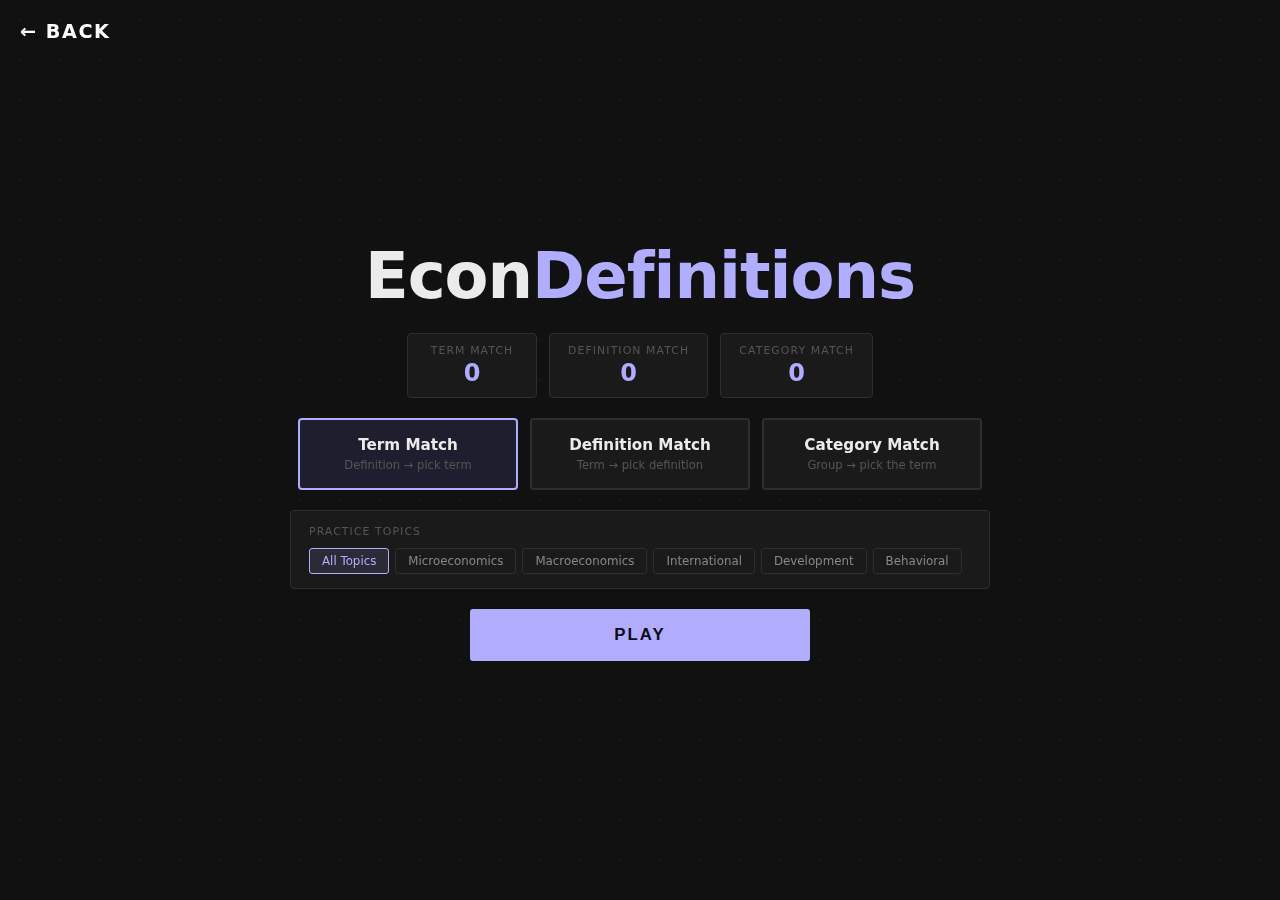
<file: games/EconDefinitions.html>
<!doctype html>
<html lang="en">
    <head>
        <meta charset="UTF-8" />
        <meta name="viewport" content="width=device-width, initial-scale=1.0" />
        <title>Econ Definitions</title>
        <link rel="stylesheet" href="../styles.css" />
        <style>
            /* ── START SCREEN ────────────────────────── */
            #start-screen { gap: 20px; }

            .wordmark {
                font-size: clamp(2.6rem, 8vw, 4rem);
                font-weight: 800;
                letter-spacing: -1px;
                color: var(--text);
            }
            .wordmark span { color: var(--accent); }

            .back-btn {
                position: absolute;
                top: 20px; left: 20px;
                font-size: 1.2rem;
                color: white;
                text-decoration: none;
                z-index: 100;
                letter-spacing: 0.08em;
                text-transform: uppercase;
                font-weight: 600;
                transition: opacity 0.15s;
            }
            .back-btn:hover { opacity: 0.7; }

            .hs-row {
                display: flex; gap: 12px;
                flex-wrap: wrap; justify-content: center;
            }
            .hs-card {
                background: var(--surface);
                border: 1px solid var(--border);
                border-radius: 4px;
                padding: 10px 18px;
                text-align: center;
                min-width: 130px;
            }
            .hs-card .hs-mode {
                font-size: 0.68rem;
                color: var(--text3);
                text-transform: uppercase;
                letter-spacing: 0.1em;
                margin-bottom: 2px;
            }
            .hs-card .hs-val {
                font-size: 1.5rem;
                font-weight: 700;
                color: var(--accent);
            }

            .mode-grid {
                display: flex; gap: 12px;
                flex-wrap: wrap; justify-content: center;
                max-width: 700px; width: 100%;
            }
            .mode-card {
                flex: 1; min-width: 150px; max-width: 220px;
                background: var(--surface);
                border: 2px solid var(--border);
                border-radius: 4px;
                padding: 16px 18px;
                cursor: pointer;
                transition: border-color 0.15s, background 0.15s;
                text-align: center;
            }
            .mode-card:hover { border-color: var(--text3); background: #202020; }
            .mode-card.selected { border-color: var(--accent); background: #1e1e2e; }
            .mode-title { font-size: 0.95rem; font-weight: 600; color: var(--text); }
            .mode-desc { font-size: 0.72rem; color: var(--text3); margin-top: 4px; }

            .filter-box {
                max-width: 700px; width: 100%;
                max-height: 30vh; overflow-y: auto;
                background: var(--surface);
                border: 1px solid var(--border);
                border-radius: 4px;
                padding: 14px 18px;
            }
            .filter-label {
                font-size: 0.68rem; color: var(--text3);
                text-transform: uppercase; letter-spacing: 0.1em;
                margin-bottom: 10px;
            }
            .chips { display: flex; flex-wrap: wrap; gap: 6px; }
            .chip {
                padding: 5px 12px; border-radius: 3px;
                border: 1px solid var(--border);
                background: transparent;
                font-size: 0.74rem; cursor: pointer;
                color: var(--text2); transition: all 0.15s;
            }
            .chip:hover { border-color: var(--text2); color: var(--text); }
            .chip.on {
                background: rgba(176,173,255,0.12);
                border-color: var(--accent); color: var(--accent);
            }

            /* ── GAME SCREEN ─────────────────────────── */
            #game-screen { padding: 0; justify-content: flex-start; overflow: hidden; }

            .game-top {
                width: 100%; flex-shrink: 0;
                background: var(--surface);
                border-bottom: 1px solid var(--border);
                padding: 10px 20px 0;
                display: flex; flex-direction: column; gap: 6px;
                position: relative; z-index: 20;
            }
            .game-hud {
                display: flex; align-items: center;
                gap: 14px; flex-wrap: wrap;
            }
            .lives { display: flex; gap: 5px; }
            .heart { font-size: 1.2rem; transition: opacity 0.3s; }
            .heart.lost { opacity: 0.2; }

            .hud-group { display: flex; flex-direction: column; align-items: center; }
            .hud-lbl { font-size: 0.6rem; color: var(--text3); text-transform: uppercase; letter-spacing: 0.1em; }
            .hud-val { font-size: 1.2rem; font-weight: 700; }
            .hud-val.c-score { color: var(--accent); }
            .hud-val.c-level { color: var(--text2); }

            .streak-badge {
                padding: 3px 12px; border-radius: 3px;
                font-size: 0.82rem; font-weight: 700;
                border: 1px solid var(--yellow);
                color: var(--yellow);
                background: rgba(201,146,42,0.08);
            }
            .streak-badge.fire {
                border-color: var(--orange); color: var(--orange);
                background: rgba(219,109,40,0.12);
                animation: fpulse 0.6s ease-in-out infinite alternate;
            }
            .ml-auto { margin-left: auto; }

            .time-track { height: 4px; background: var(--border2); border-radius: 2px; overflow: hidden; }
            .time-fill {
                height: 100%; border-radius: 2px;
                transition: width 0.1s linear, background 0.4s;
                background: var(--green);
            }
            .xp-track { height: 2px; background: var(--border2); border-radius: 1px; overflow: hidden; margin-top: 2px; }
            .xp-fill { height: 100%; border-radius: 1px; background: var(--purple); transition: width 0.4s ease; }
            .xp-lbl { font-size: 0.6rem; color: var(--text3); margin-top: 1px; padding-bottom: 6px; }

            /* ── QUESTION AREA ───────────────────────── */
            .game-body {
                flex: 1; width: 100%; overflow-y: auto;
                padding: 16px 20px 20px;
                display: flex; flex-direction: column; gap: 14px;
                max-width: 800px; margin: 0 auto; align-self: stretch;
            }
            .game-body-wrap {
                flex: 1; width: 100%; overflow-y: auto;
                display: flex; justify-content: center;
            }

            .q-meta { display: flex; gap: 8px; align-items: center; flex-wrap: wrap; }
            .tag {
                padding: 3px 10px; border-radius: 3px;
                font-size: 0.68rem; letter-spacing: 0.06em; border: 1px solid;
            }
            .tag-mode { border-color: rgba(176,173,255,0.35); color: var(--accent); background: rgba(176,173,255,0.06); }
            .tag-topic { border-color: var(--border); color: var(--text2); background: transparent; }
            .q-num { font-size: 0.68rem; color: var(--text3); margin-left: auto; }

            .question-card {
                background: var(--surface);
                border: 1px solid var(--border);
                border-radius: 4px;
                padding: 22px 22px 18px;
                position: relative;
            }
            .q-prompt {
                font-size: 0.72rem; color: var(--text3);
                text-transform: uppercase; letter-spacing: 0.1em;
                margin-bottom: 12px;
            }

            /* Econ-specific question styles */
            .def-text { font-size: 0.95rem; line-height: 1.7; color: var(--text); }
            .def-term { font-size: 1.4rem; font-weight: 700; color: var(--text); line-height: 1.3; }
            .def-topic { font-size: 0.7rem; color: var(--text3); text-transform: uppercase; letter-spacing: 0.1em; margin-top: 6px; }
            .cat-group-label { font-size: 1.2rem; font-weight: 700; color: var(--accent); margin-bottom: 8px; }

            /* ── OPTIONS ─────────────────────────────── */
            .options-grid { display: grid; grid-template-columns: 1fr 1fr; gap: 10px; }
            @media (max-width: 520px) { .options-grid { grid-template-columns: 1fr; } }

            .opt {
                padding: 14px 16px; border-radius: 4px;
                border: 1px solid var(--border);
                background: var(--surface); color: var(--text);
                font-size: 0.9rem; font-family: inherit;
                cursor: pointer; text-align: left; line-height: 1.5;
                transition: border-color 0.12s, background 0.12s, transform 0.1s;
                display: flex; align-items: flex-start; gap: 10px; overflow: hidden;
            }
            .opt:hover:not(:disabled) { border-color: var(--accent); background: #1e1e2e; transform: translateY(-1px); }
            .opt:active:not(:disabled) { transform: none; }
            .opt:disabled { cursor: default; }
            .opt.correct { border-color: var(--green) !important; background: rgba(76,175,110,0.1) !important; color: var(--green); }
            .opt.wrong { border-color: var(--red) !important; background: rgba(224,82,82,0.08) !important; color: var(--red); }

            .opt-letter {
                width: 22px; height: 22px; border-radius: 3px;
                background: var(--border2); color: var(--text3);
                font-size: 0.72rem; font-weight: 700;
                display: inline-flex; align-items: center; justify-content: center;
                flex-shrink: 0; margin-top: 1px;
            }
            .opt-body { flex: 1; overflow: hidden; white-space: normal; font-size: 0.88rem; line-height: 1.5; }

            /* ── GAME OVER SCREEN ────────────────────── */
            .go-card {
                background: var(--surface); border: 1px solid var(--border);
                border-radius: 4px; padding: 36px 32px;
                max-width: 560px; width: 100%; text-align: center;
            }
            .go-title { font-size: 2rem; font-weight: 800; color: var(--red); margin-bottom: 4px; }
            .go-title.win { color: var(--yellow); }
            .go-sub { font-size: 0.85rem; color: var(--text2); margin-bottom: 24px; }

            .stats-grid { display: grid; grid-template-columns: 1fr 1fr; gap: 10px; margin-bottom: 20px; }
            .stat { background: var(--bg); border: 1px solid var(--border2); border-radius: 3px; padding: 14px; }
            .stat-lbl { font-size: 0.65rem; color: var(--text3); text-transform: uppercase; letter-spacing: 0.1em; margin-bottom: 2px; }
            .stat-val { font-size: 1.6rem; font-weight: 800; color: var(--text); }

            .new-record {
                font-size: 0.75rem; color: var(--yellow);
                letter-spacing: 0.1em; text-transform: uppercase;
                margin-bottom: 16px; animation: blink 1s infinite;
            }

            .missed-section { text-align: left; margin-bottom: 20px; }
            .missed-lbl { font-size: 0.68rem; color: var(--text3); text-transform: uppercase; letter-spacing: 0.1em; margin-bottom: 10px; }
            .missed-item {
                padding: 10px 14px; border-radius: 3px;
                background: var(--bg); border: 1px solid var(--border);
                margin-bottom: 8px; font-size: 0.8rem;
            }
            .missed-item .mi-name { font-weight: 600; color: var(--text); margin-bottom: 6px; }
            .missed-row { display: flex; gap: 8px; align-items: flex-start; margin-top: 4px; }
            .mi-label {
                font-size: 0.65rem; text-transform: uppercase;
                letter-spacing: 0.08em; padding: 2px 6px;
                border-radius: 2px; flex-shrink: 0; margin-top: 2px;
            }
            .mi-label.chosen { background: rgba(224,82,82,0.15); border: 1px solid rgba(224,82,82,0.3); color: var(--red); }
            .mi-label.correct { background: rgba(76,175,110,0.12); border: 1px solid rgba(76,175,110,0.3); color: var(--green); }
            .mi-label.timeout { background: rgba(100,100,100,0.15); border: 1px solid var(--border); color: var(--text3); }
            .mi-text { flex: 1; overflow-wrap: break-word; word-break: break-word; }

            .btn-row { display: flex; gap: 10px; justify-content: center; flex-wrap: wrap; }

            /* ── RESPONSIVE ──────────────────────────── */
            @media (max-width: 600px) {
                .game-hud { gap: 10px; }
                .game-body { padding: 12px 14px 16px; gap: 10px; }
                .question-card { padding: 16px; }
                .options-grid { gap: 8px; }
                .opt { padding: 11px 12px; }
                .go-card { padding: 24px 18px; }
                .mode-grid { flex-direction: column; align-items: stretch; width: 100%; max-width: 700px; }
                .mode-card { width: 100%; flex: none; min-width: auto; max-width: none; }
            }
        </style>
    </head>
    <body>
        <canvas id="bg"></canvas>
        <canvas id="confetti"></canvas>
        <div class="flash" id="flash"></div>
        <div class="combo-pop" id="combo-pop"></div>
        <div class="lvlup-overlay" id="lvlup-overlay">
            <div class="lvlup-text" id="lvlup-text"></div>
        </div>
        <div class="feedback" id="feedback"></div>

        <!-- ════════════════ START ════════════════ -->
        <div class="screen active" id="start-screen">
            <a href="../index.html" class="back-btn">← Back</a>
            <div class="wordmark">Econ<span>Definitions</span></div>
            <div class="hs-row" id="hs-row"></div>
            <div class="mode-grid">
                <div class="mode-card selected" data-mode="term" onclick="selectMode('term')">
                    <div class="mode-title">Term Match</div>
                    <div class="mode-desc">Definition → pick term</div>
                </div>
                <div class="mode-card" data-mode="definition" onclick="selectMode('definition')">
                    <div class="mode-title">Definition Match</div>
                    <div class="mode-desc">Term → pick definition</div>
                </div>
                <div class="mode-card" data-mode="category" onclick="selectMode('category')">
                    <div class="mode-title">Category Match</div>
                    <div class="mode-desc">Group → pick the term</div>
                </div>
            </div>
            <div class="filter-box">
                <div class="filter-label">Practice Topics</div>
                <div class="chips" id="chips"></div>
            </div>
            <button class="btn-primary" onclick="startGame()">PLAY</button>
        </div>

        <!-- ════════════════ GAME ════════════════ -->
        <div class="screen" id="game-screen">
            <div class="game-top">
                <div class="game-hud">
                    <div class="lives" id="lives"></div>
                    <div class="hud-group">
                        <div class="hud-lbl">Level</div>
                        <div class="hud-val c-level" id="hud-level">1</div>
                    </div>
                    <div id="streak-wrap">
                        <div class="streak-badge" id="streak-badge">×1</div>
                    </div>
                    <div class="hud-group ml-auto">
                        <div class="hud-lbl">Score</div>
                        <div class="hud-val c-score" id="hud-score">0</div>
                    </div>
                </div>
                <div class="time-track">
                    <div class="time-fill" id="time-fill" style="width:100%"></div>
                </div>
                <div class="xp-track">
                    <div class="xp-fill" id="xp-fill" style="width:0%"></div>
                </div>
                <div class="xp-lbl" id="xp-lbl">0 / 10 to next level</div>
            </div>
            <div class="game-body-wrap">
                <div class="game-body" id="game-body">
                    <div class="q-meta">
                        <div class="tag tag-mode" id="tag-mode">—</div>
                        <div class="tag tag-topic" id="tag-topic">—</div>
                        <div class="q-num" id="q-num">Q1</div>
                    </div>
                    <div class="question-card">
                        <div class="q-prompt" id="q-prompt"></div>
                        <div id="q-content"></div>
                    </div>
                    <div class="options-grid" id="opts"></div>
                </div>
            </div>
        </div>

        <!-- ════════════════ GAME OVER ════════════════ -->
        <div class="screen" id="go-screen">
            <div class="go-card">
                <div class="go-title" id="go-title">GAME OVER</div>
                <div class="go-sub" id="go-sub"></div>
                <div class="stats-grid">
                    <div class="stat"><div class="stat-lbl">Score</div><div class="stat-val" id="go-score">0</div></div>
                    <div class="stat"><div class="stat-lbl">Level</div><div class="stat-val" id="go-level">1</div></div>
                    <div class="stat"><div class="stat-lbl">Correct</div><div class="stat-val" id="go-correct">0</div></div>
                    <div class="stat"><div class="stat-lbl">Best Streak</div><div class="stat-val" id="go-streak">0</div></div>
                </div>
                <div class="new-record" id="new-record" style="display:none">✦ NEW HIGH SCORE ✦</div>
                <div class="missed-section" id="missed"></div>
                <div class="btn-row">
                    <button class="btn-primary" onclick="startGame()">PLAY AGAIN</button>
                    <button class="btn-ghost" onclick="showScreen('start-screen')">MENU</button>
                </div>
            </div>
        </div>

        <script>
        // ═══════════════════════════════════════════════════
        //  DEFINITIONS DATA
        // ═══════════════════════════════════════════════════
        const DEFS = [
// ── A ───────────────────────────────────────────────────────────────
{ id:"absolute_advantage", term:"Absolute Advantage", def:"A country is able to produce more output than other countries using the same input of factors of production.", topic:"International", group:null },
{ id:"absolute_poverty", term:"Absolute Poverty", def:"Having insufficient income to meet basic human needs, measured at less than US$2.15 (PPP) a day.", topic:"Development", group:null },
{ id:"actual_growth", term:"Actual Growth", def:"An increase in real output for an economy over time. It is measured as an increase in real GDP.", topic:"Macroeconomics", group:null },
{ id:"adverse_selection", term:"Adverse Selection", def:"Occurs when a buyer and seller do not have the same information, causing a transaction to take place based upon uneven terms.", topic:"Microeconomics", group:"behavioral_biases" },
{ id:"aggregate_demand", term:"Aggregate Demand", def:"The total spending in an economy consisting of consumption, investment, government expenditure and net exports.", topic:"Macroeconomics", group:null },
{ id:"official_aid", term:"Official Aid", def:"Aid provided to a country by another government or governmental organization such as the UN or EU.", topic:"Development", group:"types_aid" },
{ id:"tied_aid", term:"Tied Aid", def:"Aid granted on the condition that it is used to buy goods or services from the donor country.", topic:"Development", group:"types_aid" },
{ id:"allocative_efficiency", term:"Allocative Efficiency", def:"Exists where price is equal to marginal cost (or marginal social cost) and resources are allocated in such a way that neither too much nor too little is produced from society's point of view.", topic:"Microeconomics", group:null },
{ id:"allocative_inefficiency", term:"Allocative Inefficiency", def:"Occurs where the marginal social cost of producing a good is not equal to the marginal social benefit of the good to society — i.e. where marginal cost (including external costs) is not equal to the price charged to consumers.", topic:"Microeconomics", group:null },
{ id:"anti_monopoly_regulation", term:"Anti-Monopoly Regulation", def:"Policies intended to regulate the market share of an individual company in order to enforce competition.", topic:"Microeconomics", group:"government_intervention" },
{ id:"anti_dumping", term:"Anti-Dumping", def:"Government legislation (the imposition of a tariff) against the selling of imported goods at a price below their production costs.", topic:"International", group:null },
{ id:"appreciation", term:"Appreciation", def:"An increase in the value of a currency, expressed in terms of another currency, in a floating exchange rate system as a result of market forces.", topic:"International", group:null },
{ id:"asymmetric_information", term:"Asymmetric Information", def:"A situation where one party in an economic transaction has access to more or better information than the other party.", topic:"Microeconomics", group:null },
{ id:"automatic_stabilizers", term:"Automatic Stabilizers", def:"Features of government fiscal policy (for example, unemployment benefits and direct tax revenues) that automatically counter-balance fluctuations in economic activity. Government spending on unemployment benefits automatically rises and direct tax revenues automatically fall when economic activity is slow.", topic:"Macroeconomics", group:null },
{ id:"average_costs", term:"Average Costs", def:"Total cost divided by the quantity produced.", topic:"Microeconomics", group:null },
{ id:"average_tax_rate", term:"Average Tax Rate", def:"The proportion of a person's income that is paid in tax, usually expressed as a percentage.", topic:"Macroeconomics", group:"tax_types" },

// ── B ───────────────────────────────────────────────────────────────
{ id:"balance_of_payments", term:"Balance of Payments", def:"A record of the value of all the transactions between the residents of a country with the residents of all other countries over a given period of time.", topic:"International", group:"balance_of_payments" },
{ id:"balance_trade_goods", term:"Balance of Trade in Goods", def:"A measure of the revenue received from the exports of tangible (physical) goods minus the expenditure on the imports of tangible goods over a given period of time.", topic:"International", group:"balance_of_payments" },
{ id:"balance_trade_services", term:"Balance of Trade in Services", def:"A measure of the revenue received from the exports of services minus the expenditure on the imports of services over a given period of time.", topic:"International", group:"balance_of_payments" },
{ id:"behavioural_economics", term:"Behavioural Economics", def:"A branch of economic research that adds elements of psychology to traditional models in an attempt to better understand decision-making by economic actors. It challenges the assumption that actors will always make rational choices with the aim of maximising utility.", topic:"Behavioral", group:null },
{ id:"bounded_rationality", term:"Bounded Rationality", def:"Suggests that most consumers and businesses do not have enough information to make fully-informed choices and so opt to satisfice, rather than maximise their utility.", topic:"Behavioral", group:"behavioral_biases" },
{ id:"bounded_self_control", term:"Bounded Self-Control", def:"Consumers are often not rational in their self-control and do not stop consuming even when it is sensible to stop — consuming even though the price exceeds the marginal utility gained from consumption.", topic:"Behavioral", group:"behavioral_biases" },
{ id:"bounded_selfishness", term:"Bounded Selfishness", def:"Concern for the well-being of others.", topic:"Behavioral", group:"behavioral_biases" },
{ id:"budget_deficit", term:"Budget Deficit", def:"When (planned) government spending is greater than government revenues.", topic:"Macroeconomics", group:null },
{ id:"business_confidence", term:"Business Confidence", def:"An economic indicator that measures the degree of optimism that business managers feel about the state of the economy and the prospects of their companies or organisations.", topic:"Macroeconomics", group:null },
{ id:"business_cycle", term:"Business Cycle", def:"The periodic fluctuations in real national income/output/GDP around the productive potential or long-term trend of the economy. Its stages are slump/trough, recovery/expansion, boom and recession.", topic:"Macroeconomics", group:null },

// ── C ───────────────────────────────────────────────────────────────
{ id:"capital", term:"Capital", def:"The factor of production that comes from investment in physical capital and human capital. Physical capital is the stock of manufactured resources (e.g. factories, roads, tools) and human capital is the value of the workforce (improved through education or better health care).", topic:"Microeconomics", group:"factors_production" },
{ id:"capital_account", term:"Capital Account", def:"A measure of the buying and selling of assets between countries. The assets are often separated to show assets that represent ownership and assets that represent lending.", topic:"International", group:"balance_of_payments" },
{ id:"capital_flight", term:"Capital Flight", def:"Occurs when money and other assets flow out of a country to seek a 'safe haven' in another country.", topic:"International", group:null },
{ id:"capital_transfers", term:"Capital Transfers", def:"A measure of net monetary movements gained or lost through actions such as the transfer of goods and financial assets by migrants entering or leaving the country, transfers relating to the sale of fixed assets, gift taxes, inheritance taxes, and death duties.", topic:"International", group:"balance_of_payments" },
{ id:"carbon_taxes", term:"Carbon (Emissions) Taxes", def:"Taxes levied on the carbon contents of fuel.", topic:"Microeconomics", group:"government_intervention" },
{ id:"central_banks", term:"Central Banks", def:"Institutions with the following responsibilities: regulator of commercial banks; banker to the government; control of interest rates; control of money supply; implementing monetary policies; maintenance of price stability; control of exchange rate policy; holder of foreign exchange reserves; provider and printer of notes and coins; promoting full employment.", topic:"Macroeconomics", group:null },
{ id:"centrally_planned_economy", term:"Centrally Planned Economy", def:"An economic system where resources are allocated by the government or a central planning authority.", topic:"Macroeconomics", group:"economic_systems" },
{ id:"ceteris_paribus", term:"Ceteris Paribus", def:"A Latin expression meaning 'other things being equal'.", topic:"Microeconomics", group:null },
{ id:"choice_architecture", term:"Choice Architecture", def:"Suggests that the decisions we make are affected by the layout, sequencing, and range of choices that are available.", topic:"Behavioral", group:"nudge_tools" },
{ id:"circular_economy", term:"Circular Economy", def:"An economic system that looks beyond the linear take-make-dispose model and aims to redefine growth, focusing on society-wide benefits. Based on three principles: design out waste, keep products and materials in use, and regenerate natural systems.", topic:"Microeconomics", group:null },
{ id:"circular_flow", term:"Circular Flow of Income", def:"A simplified model of the economy that shows the flow of money through the economy.", topic:"Macroeconomics", group:null },
{ id:"coase_theorem", term:"Coase Theorem", def:"States that when an externality is created and there is a conflict due to assigned property rights, the two parties can bargain with each other to reach an efficient outcome regardless of who actually has the initial property rights, assuming no bargaining costs.", topic:"Microeconomics", group:null },
{ id:"collusive_oligopoly", term:"Collusive Oligopoly", def:"Where a few firms act together to avoid competition by resorting to agreements to fix prices or output in an oligopoly.", topic:"Microeconomics", group:"oligopoly_types" },
{ id:"common_access_resources", term:"Common Access Resources", def:"Natural resources over which there is no established private ownership — they are non-excludable, but rivalrous.", topic:"Microeconomics", group:null },
{ id:"common_market", term:"Common Market", def:"A customs union with common policies on product regulation, and free movement of goods, services, capital, and labour.", topic:"International", group:"trade_blocs" },
{ id:"comparative_advantage", term:"Comparative Advantage", def:"One country is able to produce a good at a lower opportunity cost than another.", topic:"International", group:null },
{ id:"competitive_supply", term:"Competitive Supply", def:"Exists where products are produced by the same factors of production, and so compete for these resources for their production.", topic:"Microeconomics", group:null },
{ id:"complementary_goods", term:"Complementary Goods", def:"Goods that are consumed with each other, or goods that have negative cross-price elasticity of demand.", topic:"Microeconomics", group:null },
{ id:"concentration_ratios", term:"Concentration Ratios", def:"Functions showing the percentage of market share (or output) held by the largest X firms in an industry, expressed in the form CRX, where X represents the number of the largest firms. Most commonly expressed as CR4.", topic:"Microeconomics", group:"market_structures" },
{ id:"concessional_loans", term:"Concessional Long-Term Loans", def:"A form of aid with a very low or no rate of interest; repayments are stretched over a long time period, may include a grace period, and may be repayable in local currency.", topic:"Development", group:"types_aid" },
{ id:"consumer_confidence", term:"Consumer Confidence", def:"An economic indicator that measures the degree of optimism that consumers feel about the state of the economy and their own personal financial situation.", topic:"Macroeconomics", group:null },
{ id:"consumer_nudges", term:"Consumer Nudges", def:"Positive reinforcement and indirect suggestions used to influence the behaviour and decision making of consumers.", topic:"Behavioral", group:"nudge_tools" },
{ id:"cpi", term:"Consumer Price Index (CPI)", def:"A measure of the average rate of inflation which calculates the change in the price of a representative basket of goods and services purchased by the 'average' consumer.", topic:"Macroeconomics", group:null },
{ id:"consumer_surplus", term:"Consumer Surplus", def:"The additional benefit/utility received by consumers by paying a price that is lower than they are willing to pay.", topic:"Microeconomics", group:null },
{ id:"consumption", term:"Consumption", def:"Spending by individuals and households on domestic consumer goods and services over a period of time.", topic:"Macroeconomics", group:null },
{ id:"contractionary_monetary", term:"Contractionary Monetary Policy", def:"A monetary policy designed to decrease aggregate demand and thus the level of economic activity.", topic:"Macroeconomics", group:null },
{ id:"csr", term:"Corporate Social Responsibility", def:"An approach taken by firms where they attempt to produce responsibly and ethically towards the community and environment, demonstrating a positive impact on society.", topic:"Microeconomics", group:null },
{ id:"cost_push_inflation", term:"Cost-Push Inflation", def:"Inflation caused by an increase in the costs of production in an economy, i.e. a shift of the SRAS curve to the left.", topic:"Macroeconomics", group:"types_inflation" },
{ id:"credit_creation", term:"Credit Creation", def:"The ability of commercial banks to expand the deposits of money that they receive by lending multiples of the amount, thus increasing the overall money supply.", topic:"Macroeconomics", group:null },
{ id:"crowding_out", term:"Crowding Out", def:"A situation where the government spends more (government expenditure) than it receives in revenue (mainly taxation), and needs to borrow money, forcing up interest rates thereby reducing investment and consumption.", topic:"Macroeconomics", group:null },
{ id:"cross_ped", term:"Cross Elasticity of Demand", def:"The responsiveness of the demand for one good to a change in the price of another good.", topic:"Microeconomics", group:"types_elasticity" },
{ id:"current_account", term:"Current Account", def:"A record of the revenues earned from the export of goods and services and the expenditure on imports of goods and services.", topic:"International", group:"balance_of_payments" },
{ id:"current_account_deficit", term:"Current Account Deficit", def:"When the net flow of money from trade in goods and services, and income flows and/or transfers, is negative — i.e. the outflows of money from trade in goods and services, income flows, and/or transfers is larger than the inflows.", topic:"International", group:null },
{ id:"current_account_surplus", term:"Current Account Surplus", def:"Where revenues from the exports of goods and services are greater than the spending on the imports of goods and services.", topic:"International", group:null },
{ id:"current_transfers", term:"Current Transfers", def:"Recorded in the balance of payments whenever an economy receives goods, services, income, or financial items without something in return. All transfers not considered to be capital are current.", topic:"International", group:"balance_of_payments" },
{ id:"customs_union", term:"Customs Union", def:"A form of trade agreement where members trade freely amongst themselves and have common external tariffs (common external trade policies) with non-members.", topic:"International", group:"trade_blocs" },
{ id:"cyclical_unemployment", term:"Cyclical (Demand-Deficient) Unemployment", def:"Disequilibrium unemployment that exists when there is insufficient demand in the economy and wages do not fall to compensate for this.", topic:"Macroeconomics", group:"types_unemployment" },

// ── D ───────────────────────────────────────────────────────────────
{ id:"debt_relief", term:"Debt Relief", def:"The act of eliminating the debt owed by an economically least developed country in order to allow it to achieve development objectives.", topic:"Development", group:null },
{ id:"default_choices", term:"Default Choices", def:"When consumers are automatically enrolled in a system, so that the consumer will 'make' this choice if they take no action.", topic:"Behavioral", group:"nudge_tools" },
{ id:"deflation", term:"Deflation", def:"A persistent fall in the average level of prices in an economy.", topic:"Macroeconomics", group:"types_inflation" },
{ id:"deflationary_gap", term:"Deflationary/Recessionary Gap", def:"The situation where total spending (aggregate demand) is less than the full employment level of output, thus causing unemployment.", topic:"Macroeconomics", group:null },
{ id:"demand", term:"Demand", def:"The quantity of goods and services that consumers are willing, and able to buy at each possible price over a given period of time.", topic:"Microeconomics", group:null },
{ id:"demand_management", term:"Demand Management", def:"A Keynesian policy emphasising the importance of government intervention in managing the level of aggregate demand in the economy, through fiscal and monetary policies.", topic:"Macroeconomics", group:null },
{ id:"demand_pull_inflation", term:"Demand-Pull Inflation", def:"Inflation caused by increasing aggregate demand in an economy, i.e. a shift of the AD curve to the right.", topic:"Macroeconomics", group:"types_inflation" },
{ id:"demerit_goods", term:"Demerit Goods", def:"Goods or services considered to be harmful to people that would be over-provided by the market and so over-consumed.", topic:"Microeconomics", group:null },
{ id:"depreciation", term:"Depreciation", def:"A fall in the value of one currency against another currency in a floating exchange rate system as the result of market forces.", topic:"International", group:null },
{ id:"deregulation", term:"Deregulation", def:"A type of supply-side policy where the government reduces the number or type of regulations governing the behaviour of firms.", topic:"Macroeconomics", group:null },
{ id:"devaluation", term:"Devaluation", def:"A decrease in the value of a currency in a fixed exchange rate system.", topic:"International", group:null },
{ id:"developing_countries", term:"Developing Countries", def:"Countries characterised by: low per capita income; high rates of poverty; low standard of living; low HDI ranking/value.", topic:"Development", group:null },
{ id:"development_aid", term:"Development Aid", def:"Aid that consists of grants, concessional long-term loans, project aid, and programme aid.", topic:"Development", group:"types_aid" },
{ id:"disinflation", term:"Disinflation", def:"When the average (general) price level is increasing at a decreasing rate.", topic:"Macroeconomics", group:"types_inflation" },
{ id:"dumping", term:"Dumping", def:"The selling of a good in another country at a price below its cost of production or below the price in the home market.", topic:"International", group:null },

// ── E ───────────────────────────────────────────────────────────────
{ id:"economic_development", term:"Economic Development", def:"A broader concept than economic growth involving welfare improvements to the standard of living including health, education and shelter.", topic:"Development", group:null },
{ id:"economic_growth", term:"Economic Growth", def:"Increased real output for an economy over time, measured by an increase in real GDP; or an increase in the potential output of the economy where the PPC shifts outwards.", topic:"Macroeconomics", group:null },
{ id:"economic_wellbeing", term:"Economic Well-Being", def:"A multi-dimensional concept relating to the level of prosperity and quality of living standards in a country.", topic:"Development", group:null },
{ id:"eldc", term:"Economically Least Developed Countries (ELDCs)", def:"Countries classified by the UN as being 'low income countries confronting severe structural impediments to sustainable development. They are highly vulnerable to economic and environmental shocks and have low levels of human assets'.", topic:"Development", group:null },
{ id:"economics", term:"Economics", def:"The science that studies human behaviour as a relationship between ends and scarce resources which have alternative uses (Lionel Robbins, 1932).", topic:"Microeconomics", group:null },
{ id:"economies_of_scale", term:"Economies of Scale", def:"A fall in long run unit costs that comes about as a result of a firm increasing its scale of operations.", topic:"Microeconomics", group:null },
{ id:"efficiency", term:"Efficiency", def:"A quantifiable concept, determined by the ratio of useful output to total input.", topic:"Microeconomics", group:null },
{ id:"elasticity", term:"Elasticity", def:"A measure of the responsiveness of something to a change in one of its determinants.", topic:"Microeconomics", group:null },
{ id:"ped_exports", term:"Elasticity of Demand for Exports", def:"A measure of the responsiveness of the quantity demanded of exports when there is a change in the price of exports.", topic:"International", group:"types_elasticity" },
{ id:"ped_imports", term:"Elasticity of Demand for Imports", def:"A measure of the responsiveness of the quantity demanded of imports when there is a change in the price of imports.", topic:"International", group:"types_elasticity" },
{ id:"engel_curve", term:"Engel Curve", def:"A curve showing the relationship between income and quantity demanded.", topic:"Microeconomics", group:null },
{ id:"entrepreneurship", term:"Entrepreneurship", def:"The factor of production involving organising and risk-taking.", topic:"Microeconomics", group:"factors_production" },
{ id:"equilibrium_price", term:"Equilibrium Price", def:"The market-clearing price, set where demand equals supply.", topic:"Microeconomics", group:null },
{ id:"equity", term:"Equity", def:"The concept or idea of fairness.", topic:"Microeconomics", group:null },
{ id:"excess_demand", term:"Excess Demand", def:"The situation where, at a given price, quantity demanded exceeds quantity supplied.", topic:"Microeconomics", group:null },
{ id:"excess_supply", term:"Excess Supply", def:"Occurs where the price of a good is higher than the equilibrium price, such that the quantity supplied is greater than the quantity demanded.", topic:"Microeconomics", group:null },
{ id:"exchange_rate", term:"Exchange Rate", def:"The price of one currency expressed in terms of another, for example £1 = $1.25.", topic:"International", group:null },
{ id:"expansionary_monetary", term:"Expansionary Monetary Policy", def:"A monetary policy designed to increase aggregate demand and thus the level of economic activity.", topic:"Macroeconomics", group:null },
{ id:"expenditure_reducing", term:"Expenditure Reducing", def:"Policies implemented by the government that attempt to reduce overall expenditure in the economy, including expenditure on imports.", topic:"International", group:null },
{ id:"expenditure_switching", term:"Expenditure Switching", def:"Policies implemented by the government that attempt to switch the expenditure of domestic consumers away from imports towards domestically produced goods and services.", topic:"International", group:null },
{ id:"export_promotion", term:"Export Promotion", def:"Strategies based on openness and increased international trade. Growth is achieved by concentrating on increasing exports and export revenue as a leading factor in the AD of the economy.", topic:"International", group:null },
{ id:"export_revenue", term:"Export Revenue", def:"Value of exports earned by producers.", topic:"International", group:null },
{ id:"exports", term:"Exports", def:"Goods and services produced in one country and purchased by consumers in another country.", topic:"International", group:null },
{ id:"external_balance", term:"External Balance", def:"The value of exports of goods and services minus the value of imports of goods and services.", topic:"International", group:null },
{ id:"neg_ext_consumption", term:"Negative Externalities of Consumption", def:"The negative effects that are suffered by a third party when a good or service is consumed.", topic:"Microeconomics", group:"types_externalities" },
{ id:"neg_ext_production", term:"Negative Externalities of Production", def:"The negative effects that are suffered by a third party when a good or service is produced.", topic:"Microeconomics", group:"types_externalities" },

// ── F ───────────────────────────────────────────────────────────────
{ id:"factors_of_production", term:"Factors of Production", def:"The four types of resources used in the production process: land, labour, capital (and possibly entrepreneurship/management/enterprise).", topic:"Microeconomics", group:null },
{ id:"fairtrade", term:"Fairtrade", def:"A scheme where products from producers in economically least developed countries can be certified to display the registered Fairtrade mark, encouraging consumers to buy them because producers have been paid a fair price and products produced under approved conditions.", topic:"Development", group:null },
{ id:"financial_account", term:"Financial Account", def:"Consists of (net) direct investment, (net) portfolio investment, and reserve assets.", topic:"International", group:"balance_of_payments" },
{ id:"fiscal_policy", term:"Fiscal Policy", def:"The use of government spending and taxation to shift the AD curve.", topic:"Macroeconomics", group:null },
{ id:"fixed_exchange_rate", term:"Fixed Exchange Rate", def:"When a currency's value is fixed against the value of another currency, a basket of other currencies, or gold.", topic:"International", group:"exchange_rate_systems" },
{ id:"floating_exchange_rate", term:"Floating Exchange Rate", def:"Where the exchange rate (i.e. price of one currency in terms of another) changes according to the market forces of demand and supply.", topic:"International", group:"exchange_rate_systems" },
{ id:"foreign_aid", term:"Foreign Aid", def:"The international transfer of capital, goods, or services from a country, or international organisation, for the benefit of a recipient country and its population.", topic:"Development", group:"types_aid" },
{ id:"fdi", term:"Foreign Direct Investment", def:"Long-term investment in a foreign country through the establishment of production units by multinational companies in a foreign country, representing at least 10% ownership.", topic:"International", group:null },
{ id:"foreign_sector", term:"Foreign Sector", def:"The segment of the circular flow of income that includes exports and imports.", topic:"Macroeconomics", group:null },
{ id:"framing", term:"Framing", def:"The way that choices are described and presented. Changing the framing of a choice may affect tastes and preferences.", topic:"Behavioral", group:"nudge_tools" },
{ id:"free_good", term:"Free Good", def:"Unlimited in supply and has no opportunity cost.", topic:"Microeconomics", group:null },
{ id:"free_market_economy", term:"Free Market Economy", def:"An economy where the means of production are privately held by individuals and firms. Demand and supply (market forces) determine what/how much to produce, how to produce, and for whom to produce.", topic:"Microeconomics", group:"economic_systems" },
{ id:"free_rider", term:"Free Rider Problem", def:"Occurs when people who benefit from consuming resources, goods, or services do not have to pay for them, which results in overconsumption.", topic:"Microeconomics", group:null },
{ id:"free_trade", term:"Free Trade", def:"Exists where there is trade between different countries without government intervention or regulation.", topic:"International", group:null },
{ id:"free_trade_area", term:"Free Trade Area/Agreement", def:"An agreement whereby there is free trade among member countries, but each member can maintain its own trade barriers in trade with non-member countries.", topic:"International", group:"trade_blocs" },
{ id:"frictional_unemployment", term:"Frictional Unemployment", def:"Equilibrium unemployment that exists when people have left a job and are in the process of searching for another job.", topic:"Macroeconomics", group:"types_unemployment" },
{ id:"full_employment_output", term:"Full Employment Level of Output", def:"The level of output that is produced by the economy when there is only natural unemployment.", topic:"Macroeconomics", group:null },

// ── G ───────────────────────────────────────────────────────────────
{ id:"gdp", term:"Gross Domestic Product (GDP)", def:"The total money value of all final goods and services produced in an economy in a given time period, usually one year.", topic:"Macroeconomics", group:"income_gdp" },
{ id:"gdp_per_capita", term:"GDP Per Capita", def:"The total value of all final goods and services produced in an economy in a year divided by the population (per head).", topic:"Development", group:"income_gdp" },
{ id:"real_gdp", term:"Real GDP", def:"The total value of all output (goods and services) produced in an economy over a given time period, adjusted for inflation (changes in price level).", topic:"Macroeconomics", group:"income_gdp" },
{ id:"gini_coefficient", term:"Gini Coefficient", def:"A measure of inequality in the distribution of income.", topic:"Development", group:"development_indicators" },
{ id:"govt_debt", term:"Government (National) Debt", def:"The total outstanding borrowing of a government, made up of internal debt (owing to national creditors) and external debt (owing to foreign creditors).", topic:"Macroeconomics", group:null },
{ id:"govt_spending", term:"Government Spending (G)", def:"Spending by governments on goods and services.", topic:"Macroeconomics", group:null },
{ id:"gni", term:"Gross National Income (GNI)", def:"The total money value of all final goods and services produced in an economy in one year, plus net property income from abroad (interest, rent, dividends and profit).", topic:"Macroeconomics", group:"income_gdp" },
{ id:"growth_ppc", term:"Growth in Production Possibilities", def:"Occurs when the PPC curve shifts outwards, caused by an increase in the quantity and/or quality of factors of production.", topic:"Macroeconomics", group:null },

// ── H ───────────────────────────────────────────────────────────────
{ id:"happiness_index", term:"Happiness Index", def:"An index which is used to measure the collective happiness and well-being of a population.", topic:"Development", group:"development_indicators" },
{ id:"happy_planet_index", term:"Happy Planet Index", def:"An index that combines four elements to show how efficiently residents of different countries are using environmental resources to lead long, happy lives. The elements are well-being, life expectancy, inequality of outcomes, and ecological footprint.", topic:"Development", group:"development_indicators" },
{ id:"households", term:"Households", def:"Represent the groups of individuals in the economy who perform two functions: they are the consumers of goods and services, and they are the owners and providers of the factors of production.", topic:"Macroeconomics", group:null },
{ id:"hdi", term:"Human Development Index (HDI)", def:"Measures three dimensions: health (life expectancy at birth); education (mean years of schooling and expected years of schooling); and income (GNI per capita or GDP per capita).", topic:"Development", group:"development_indicators" },
{ id:"ihdi", term:"Inequality Adjusted HDI (IHDI)", def:"Measures the same three dimensions as the HDI — health, education, and income — but each is adjusted for inequality.", topic:"Development", group:"development_indicators" },
{ id:"hoi", term:"Human Opportunity Index (HOI)", def:"Measures how individual circumstances, such as place of residence, gender, and education of the household head, can affect a child's access to basic opportunities such as water, education, electricity and sanitation. Created by the World Bank.", topic:"Development", group:"development_indicators" },
{ id:"human_resources", term:"Human Resources", def:"The labour force of a country.", topic:"Development", group:null },
{ id:"humanitarian_aid", term:"Humanitarian Aid", def:"Aid given to alleviate short-term suffering, consisting of food aid, medical aid, and emergency relief aid.", topic:"Development", group:"types_aid" },

// ── I ───────────────────────────────────────────────────────────────
{ id:"imperfect_competition", term:"Imperfect Competition", def:"A market structure showing some, but not all, features of perfect competition.", topic:"Microeconomics", group:"market_structures" },
{ id:"imperfect_information", term:"Imperfect Information", def:"Exists where some stakeholders in an economic transaction have more access to knowledge than others.", topic:"Microeconomics", group:null },
{ id:"import_expenditure", term:"Import Expenditure", def:"Value of spending on imports.", topic:"International", group:null },
{ id:"imports", term:"Imports", def:"Goods and services purchased by consumers in one country that have been produced in another country.", topic:"International", group:null },
{ id:"import_substitution", term:"Import Substitution Policies/Strategies", def:"Designed to encourage the domestic production of goods, rather than importing them. The strategies encourage protectionism.", topic:"International", group:null },
{ id:"incentive_effect", term:"Incentive Effect", def:"Prices give producers the incentive to either increase or decrease the quantity they supply. A rising price gives producers the incentive to increase quantity supplied, as the higher price may allow them to earn higher revenues.", topic:"Microeconomics", group:null },
{ id:"income", term:"Income", def:"A flow of earnings from using factors of production to produce goods and services. Wages and salaries are the factor reward to labour and interest is the flow of income for the ownership of capital.", topic:"Microeconomics", group:null },
{ id:"income_effect", term:"Income Effect", def:"When a decrease in the price of a good or service that is being consumed means that consumers experience an increase in real income, usually allowing them to purchase more of the product. The income effect may be negative.", topic:"Microeconomics", group:null },
{ id:"yed", term:"Income Elasticity of Demand", def:"The measure of the responsiveness of demand of a good or service to a change in income.", topic:"Microeconomics", group:"types_elasticity" },
{ id:"indebtedness", term:"Indebtedness", def:"The amount of money that a country owes to other countries and/or international institutions.", topic:"Development", group:null },
{ id:"indirect_taxation", term:"Indirect Taxation", def:"An expenditure tax or a tax levied on goods and services imposed by the government.", topic:"Macroeconomics", group:"tax_types" },
{ id:"infant_industries", term:"Infant Industries", def:"New industries which do not benefit from economies of scale that need protection to compete with imports.", topic:"International", group:null },
{ id:"inferior_goods", term:"Inferior Goods", def:"A good where the demand for it decreases as income increases and more superior goods are purchased.", topic:"Microeconomics", group:null },
{ id:"inflation", term:"Inflation", def:"A sustained increase in the general or average level of prices.", topic:"Macroeconomics", group:null },
{ id:"inflation_rate", term:"Inflation Rate", def:"The percentage change of a price index over a certain time period.", topic:"Macroeconomics", group:null },
{ id:"inflationary_gap", term:"Inflationary Gap", def:"Refers to inflationary pressure created by the current (or SR) equilibrium being above the full employment (or LR) equilibrium.", topic:"Macroeconomics", group:null },
{ id:"informal_markets", term:"Informal Markets", def:"Markets in which economic activity is not officially measured or recorded.", topic:"Development", group:null },
{ id:"informal_sector", term:"Informal Sector", def:"Economic activity that is unrecorded (illegal/not taxed) in national income accounts by the government.", topic:"Development", group:null },
{ id:"infrastructure", term:"Infrastructure", def:"Large-scale public systems (services and facilities) of a country that are necessary for economic activity. They are considered the capital stock of a nation and are usually supplied by the government.", topic:"Development", group:null },
{ id:"injections", term:"Injections", def:"The investment, government expenditure and export revenues that add spending to the circular flow of income.", topic:"Macroeconomics", group:null },
{ id:"interest_rates", term:"Interest Rates", def:"The price of capital or the price of borrowed/loaned money, or the reward for saving, usually expressed as a percentage.", topic:"Macroeconomics", group:null },
{ id:"imf", term:"International Monetary Fund (IMF)", def:"An organisation working to foster global monetary cooperation, secure financial stability, facilitate international trade, and reduce poverty.", topic:"International", group:null },
{ id:"international_trade", term:"International Trade", def:"Trade that involves the exchange of goods or services between two countries.", topic:"International", group:null },
{ id:"investment", term:"Investment", def:"Expenditure by firms on capital equipment and is an injection into the economy.", topic:"Macroeconomics", group:null },

// ── J ───────────────────────────────────────────────────────────────
{ id:"j_curve", term:"J-Curve", def:"Suggests that in the short term, even if the Marshall-Lerner condition is fulfilled, a fall in the value of the currency will lead to a worsening of the current account deficit, before things improve in the long run.", topic:"International", group:null },
{ id:"joint_supply", term:"Joint Supply", def:"Goods which are produced together, or where the production of one good involves the production of another product (for example, as a by-product of production).", topic:"Microeconomics", group:null },

// ── K ───────────────────────────────────────────────────────────────
{ id:"keynesian_multiplier", term:"Keynesian Multiplier", def:"The ratio of an induced change in the level of national income to an original change in one or more of the injections into the circular flow of income (i.e. investment, government spending, or export revenue).", topic:"Macroeconomics", group:null },
{ id:"keynesian_revolution", term:"Keynesian Revolution", def:"An economic school of thought based upon the works of John Maynard Keynes, challenging the classical (laissez faire) viewpoint and advocating the role of government in managing the level of aggregate demand.", topic:"Macroeconomics", group:null },

// ── L ───────────────────────────────────────────────────────────────
{ id:"labour", term:"Labour", def:"The human factor of production. It is the physical and mental contribution of the existing work force to production.", topic:"Microeconomics", group:"factors_production" },
{ id:"labour_market_flex", term:"Labour Market Flexibility", def:"Refers to the speed with which labour markets adapt to fluctuations and changes in production, the economy, or society.", topic:"Macroeconomics", group:null },
{ id:"labour_union", term:"Labour Union", def:"An organisation of workers whose goals include the improvement of working conditions and payments to workers. Unions work on behalf of workers through negotiations (collective bargaining) with management.", topic:"Macroeconomics", group:null },
{ id:"laissez_faire", term:"Laissez Faire", def:"The view that markets should be left alone, with minimal intervention by government.", topic:"Microeconomics", group:null },
{ id:"land", term:"Land", def:"The physical factor of production. It consists of natural resources, some of which are renewable (for example, wheat) and some of which are non-renewable (for example, iron ore).", topic:"Microeconomics", group:"factors_production" },
{ id:"law_of_demand", term:"Law of Demand", def:"As the price of a good falls, the quantity demanded will normally increase.", topic:"Microeconomics", group:null },
{ id:"law_of_supply", term:"Law of Supply", def:"As the price of a good rises, the quantity supplied will normally rise.", topic:"Microeconomics", group:null },
{ id:"leakages", term:"Leakages", def:"The savings, taxes and import expenditure that remove spending from the circular flow of income.", topic:"Macroeconomics", group:null },
{ id:"lras", term:"Long Run Aggregate Supply (LRAS)", def:"Aggregate supply that is dependent upon the resources in the economy and that can only be increased by improvements in the quantity and/or quality of factors of production.", topic:"Macroeconomics", group:null },
{ id:"lr_phillips", term:"Long-Run Phillips Curve", def:"A curve showing the monetarist view that there is no trade-off between inflation and unemployment in the long run and that there exists a natural rate of unemployment that can only be affected by supply-side policies.", topic:"Macroeconomics", group:null },
{ id:"lorenz_curve", term:"Lorenz Curve", def:"A curve showing what percentage of the population owns what percentage of the total income in the economy, calculated in cumulative terms. The further the curve is from the line of absolute equality (45-degree line), the more unequal is the distribution of income.", topic:"Development", group:null },

// ── M ───────────────────────────────────────────────────────────────
{ id:"macroeconomics", term:"Macroeconomics", def:"The study of aggregate economic activity. It investigates how the economy as a whole works.", topic:"Macroeconomics", group:null },
{ id:"managed_exchange_rates", term:"Managed Exchange Rates", def:"A system where the exchange rate is determined by market forces, but the government/Central Bank intervenes from time to time in order to keep it within a certain band (range).", topic:"International", group:"exchange_rate_systems" },
{ id:"mandated_choices", term:"Mandated Choices", def:"When consumers are required to state whether or not they wish to take part in an action.", topic:"Behavioral", group:"nudge_tools" },
{ id:"manufactured_goods", term:"Manufactured Goods", def:"Goods that have been processed by workers.", topic:"International", group:null },
{ id:"marginal_costs", term:"Marginal Costs", def:"The additional costs of producing one more unit of output.", topic:"Microeconomics", group:null },
{ id:"mpc", term:"Marginal Propensity to Consume (MPC)", def:"The proportion of each extra amount of income that is spent by households on domestically produced goods and services (consumption), expressed as a decimal.", topic:"Macroeconomics", group:null },
{ id:"mpm", term:"Marginal Propensity to Import (MPM)", def:"The proportion of each extra amount of income that is spent by households on imported goods and services, expressed as a decimal.", topic:"Macroeconomics", group:null },
{ id:"mps", term:"Marginal Propensity to Save (MPS)", def:"The proportion of each extra amount of income that is saved by households, expressed as a decimal.", topic:"Macroeconomics", group:null },
{ id:"mpt", term:"Marginal Propensity to Tax (MPT)", def:"The proportion of each extra amount of income that is taken in tax, expressed as a decimal.", topic:"Macroeconomics", group:null },
{ id:"msb", term:"Marginal Social Benefit (MSB)", def:"The extra benefit/utility to society of consuming an additional unit of output, including both the private benefit and the external benefit.", topic:"Microeconomics", group:null },
{ id:"msc", term:"Marginal Social Cost (MSC)", def:"The extra cost to society of producing an additional unit of output, including both the private cost and the external costs.", topic:"Microeconomics", group:null },
{ id:"marginal_tax_rate", term:"Marginal Tax Rate", def:"The proportion of a person's additional income that is paid in tax, usually expressed as a percentage.", topic:"Macroeconomics", group:"tax_types" },
{ id:"marginal_utility", term:"Marginal Utility", def:"The extra utility derived from consuming one more unit of a good or service.", topic:"Microeconomics", group:null },
{ id:"market", term:"Market", def:"The interaction between buyers and sellers in order to exchange goods or services (to make an economic transaction).", topic:"Microeconomics", group:null },
{ id:"market_demand", term:"Market Demand", def:"The horizontal sum of the individual demand curves for a product of all the consumers in a market.", topic:"Microeconomics", group:null },
{ id:"market_economy", term:"Market Economy", def:"An economy where resource allocation is determined mainly by market forces of demand and supply.", topic:"Microeconomics", group:"economic_systems" },
{ id:"market_equilibrium", term:"Market Equilibrium", def:"The point where the quantity of a product demanded is equal to the quantity supplied. This creates the market clearing price and quantity where there is no excess demand or excess supply.", topic:"Microeconomics", group:null },
{ id:"market_failure", term:"Market Failure", def:"The failure of markets to produce at the point where community surplus (consumer surplus + producer surplus) is maximised.", topic:"Microeconomics", group:null },
{ id:"market_mechanism", term:"Market Mechanism", def:"The system in which the forces of demand and supply determine the prices of products. Also known as the price mechanism.", topic:"Microeconomics", group:null },
{ id:"market_oriented_policies", term:"Market-Oriented Policies", def:"Policies that support the allocation of resources by supply and demand (price mechanism) rather than through government intervention in markets.", topic:"Development", group:null },
{ id:"market_power", term:"Market Power", def:"The ability of a firm (or group of firms) to raise and maintain price above the level that would prevail under perfect competition.", topic:"Microeconomics", group:null },
{ id:"market_supply", term:"Market Supply", def:"The horizontal sum of the individual supply curves for a product of all the producers in a market.", topic:"Microeconomics", group:null },
{ id:"marshall_lerner", term:"Marshall-Lerner Condition", def:"States that a depreciation, or devaluation, of a currency will only lead to an improvement in the current account balance if the sum of the elasticity of demand for exports plus the elasticity of demand for imports is greater than one.", topic:"International", group:null },
{ id:"maximum_price", term:"Maximum Price", def:"The upper limit imposed by the government below which the price may not fall. A maximum price is usually set below the equilibrium to aid relatively poor consumers.", topic:"Microeconomics", group:"government_intervention" },
{ id:"merit_goods", term:"Merit Goods", def:"Goods or services with strong positive externalities that would be under-provided by the market and so under-consumed.", topic:"Microeconomics", group:null },
{ id:"microeconomics", term:"Microeconomics", def:"The study of the behaviour of individual consumers, firms, and industries and the determination of market prices and quantities of goods, services, and factors of production.", topic:"Microeconomics", group:null },
{ id:"microfinance", term:"Microfinance", def:"The provision of small loans to poor entrepreneurs who lack access to traditional banking services.", topic:"Development", group:null },
{ id:"minimum_price", term:"Minimum Price", def:"The lower limit imposed by the government below which the price may not fall. A minimum price is usually set above the equilibrium to aid farmers.", topic:"Microeconomics", group:"government_intervention" },
{ id:"min_reserve_req", term:"Minimum Reserve Requirements", def:"A requirement by the central bank that sets the minimum amount of reserves that commercial banks must maintain to back their loans.", topic:"Macroeconomics", group:null },
{ id:"mixed_economy", term:"Mixed Economy", def:"An economy that has elements of planning and elements of the free market. In reality, all economies are mixed. What is different is the degree of the mix from country to country.", topic:"Macroeconomics", group:"economic_systems" },
{ id:"monetarist_revolution", term:"Monetarist/New Classical Revolution", def:"An economic school of thought which argues that changes in the money supply are the most significant determinants of the rate of economic growth and the behaviour of the business cycle. Policy makers should not intervene to manage the level of aggregate demand.", topic:"Macroeconomics", group:null },
{ id:"monetary_policy", term:"Monetary Policy", def:"A demand-side policy with the Central Bank using changes in the money supply or interest rates to affect AD.", topic:"Macroeconomics", group:null },
{ id:"monetary_union", term:"Monetary Union", def:"A form of economic integration (trade bloc/common market) characterised by a common market, a common currency, a common central bank, and common monetary policy (interest rates).", topic:"International", group:"trade_blocs" },
{ id:"money_supply", term:"Money Supply", def:"The total value of monetary assets available in an economy at a specific time.", topic:"Macroeconomics", group:null },
{ id:"monopolistic_competition", term:"Monopolistic Competition", def:"A market where there are many buyers and sellers, producing differentiated products, with no barriers to entry.", topic:"Microeconomics", group:"market_structures" },
{ id:"monopoly", term:"Monopoly", def:"A market structure where there is only one firm in the industry, so the firm is the industry. Monopolies may, or may not, have barriers to entry.", topic:"Microeconomics", group:"market_structures" },
{ id:"moral_hazard", term:"Moral Hazard", def:"Occurs when a party provides misleading information and changes behaviour after a transaction has taken place.", topic:"Microeconomics", group:"behavioral_biases" },
{ id:"mncs", term:"Multinational Corporations", def:"Companies that have productive units in more than one country, or that carry out foreign direct investment in another country.", topic:"International", group:null },
{ id:"mpi", term:"Multidimensional Poverty Index (MPI)", def:"An international measure of acute poverty covering over 100 economically least developed countries. It complements traditional income-based poverty measures by capturing the deprivations each person faces with respect to education, health and living standards.", topic:"Development", group:"development_indicators" },
{ id:"multiplier", term:"Multiplier (HL)", def:"The ratio of the induced change in national income to the increase in the level of injections, equal to the reciprocal of the MPS + MPT + MPM.", topic:"Macroeconomics", group:null },

// ── N ───────────────────────────────────────────────────────────────
{ id:"national_income", term:"National Income", def:"The total value of the final output of all new goods and services produced in a country in one year.", topic:"Macroeconomics", group:"income_gdp" },
{ id:"natural_rate_unemployment", term:"Natural Rate of Unemployment", def:"The rate of unemployment that is consistent with a stable rate of inflation. It is the rate where the long run Phillips curve touches the x-axis.", topic:"Macroeconomics", group:null },
{ id:"necessity_goods", term:"Necessity Goods", def:"A good where the demand for it increases as income increases, but the increase in demand is less than proportional to the rise in income.", topic:"Microeconomics", group:null },
{ id:"net_exports", term:"Net Exports (X–M)", def:"Export revenues minus import expenditure.", topic:"Macroeconomics", group:null },
{ id:"ngos", term:"NGOs", def:"Non-government organisations that exist to promote sustainable economic development and/or humanitarian ideals.", topic:"Development", group:null },
{ id:"nominal", term:"Nominal", def:"The value of an economic variable that has not been adjusted for the effects of inflation.", topic:"Macroeconomics", group:null },
{ id:"nominal_gdp", term:"Nominal Gross Domestic Product", def:"The total money value of all final goods and services produced in an economy in a given time period, usually one year, at current values (not adjusted for inflation).", topic:"Macroeconomics", group:"income_gdp" },
{ id:"nominal_interest", term:"Nominal Interest Rates", def:"Interest rates that have not been adjusted for inflation.", topic:"Macroeconomics", group:null },
{ id:"non_collusive_oligopoly", term:"Non-Collusive Oligopoly", def:"Where firms in an oligopoly do not resort to agreements to fix prices or output. Competition tends to be non-price and prices tend to be stable.", topic:"Microeconomics", group:"oligopoly_types" },
{ id:"non_excludable", term:"Non-Excludable", def:"Non-excludability exists when it is impossible to prevent a person, or persons, from consuming a good or service.", topic:"Microeconomics", group:null },
{ id:"ngo_formal", term:"Non-Government Organisation (NGO)", def:"A non-government organisation that exists to promote economic development and/or humanitarian ideals and/or sustainable development.", topic:"Development", group:null },
{ id:"non_produced_assets", term:"Non-Produced, Non-Financial Assets", def:"A measure of the net international sales and purchases of non-produced assets, such as land, and intangible assets, such as patents and copyrights.", topic:"International", group:"balance_of_payments" },
{ id:"normal_goods", term:"Normal Goods", def:"A good where the demand for it increases as income increases.", topic:"Microeconomics", group:null },
{ id:"normal_profit", term:"Normal Profit", def:"The amount of revenue needed to cover the total costs of production, including the opportunity costs.", topic:"Microeconomics", group:null },
{ id:"normative_economics", term:"Normative Economics", def:"Deals with areas of the subject that are open to personal opinion and belief.", topic:"Microeconomics", group:null },
{ id:"nudge_theory", term:"Nudge Theory", def:"Generally used to describe situations where nudges (prompts, hints) are used to improve the life and wellbeing of people and society.", topic:"Behavioral", group:"nudge_tools" },

// ── O ───────────────────────────────────────────────────────────────
{ id:"oecd_bli", term:"OECD Better Life Index", def:"An index to compare well-being across countries, based on 11 topics that the OECD has identified as essential, in the areas of material living conditions and quality of life.", topic:"Development", group:"development_indicators" },
{ id:"official_borrowing", term:"Official Borrowing", def:"International borrowing by a government to help cover a current account deficit.", topic:"International", group:null },
{ id:"oda", term:"Official Development Assistance", def:"Aid given from a government or a government (multilateral) agency for the purpose of development and/or welfare.", topic:"Development", group:"types_aid" },
{ id:"official_foreign_aid", term:"Official Foreign Aid", def:"Aid that is provided to a country by another government or multilateral agency.", topic:"Development", group:"types_aid" },
{ id:"foreign_reserves", term:"Official Foreign Reserves", def:"Reserves of foreign currencies held by the Central Bank or the government of a country.", topic:"International", group:null },
{ id:"oligopoly", term:"Oligopoly", def:"A market where few large firms dominate the industry, with characteristics such as interdependency of firms, high barriers to entry, homogeneous or differentiated products, and imperfect information.", topic:"Microeconomics", group:"market_structures" },
{ id:"open_market_ops", term:"Open Market Operations", def:"The buying or selling of government securities in the open market in order to increase or decrease the amount of money in the economy.", topic:"Macroeconomics", group:null },
{ id:"opportunity_cost", term:"Opportunity Cost", def:"The cost of an economic decision in terms of the next best alternative foregone.", topic:"Microeconomics", group:null },

// ── P ───────────────────────────────────────────────────────────────
{ id:"perfect_competition", term:"Perfect Competition", def:"A market structure where there are a very large number of small firms, producing identical products that are incapable of affecting the market supply curve. The firms are price takers. There are no barriers to entry or exit and all firms have perfect knowledge of the market.", topic:"Microeconomics", group:"market_structures" },
{ id:"perfect_information", term:"Perfect Information", def:"Exists where all stakeholders in an economic transaction have access to the same knowledge.", topic:"Microeconomics", group:null },
{ id:"perfectly_elastic_demand", term:"Perfectly Elastic Demand", def:"Where an increase in the price of a good or service leads to a fall in the quantity demanded to zero. (PED would be infinity.)", topic:"Microeconomics", group:"types_elasticity" },
{ id:"perfectly_elastic_supply", term:"Perfectly Elastic Supply", def:"Where a fall in the price of a good or service leads to a fall in the quantity supplied to zero. (PES would be infinity.)", topic:"Microeconomics", group:"types_elasticity" },
{ id:"perfectly_inelastic_demand", term:"Perfectly Inelastic Demand", def:"Where a change in the price of a good or service leads to no change in the quantity demanded. (PED would be equal to zero.)", topic:"Microeconomics", group:"types_elasticity" },
{ id:"perfectly_inelastic_supply", term:"Perfectly Inelastic Supply", def:"Where a change in the price of a good or service leads to no change in the quantity supplied. (PES would be equal to zero.)", topic:"Microeconomics", group:"types_elasticity" },
{ id:"phillips_curve", term:"Phillips Curve", def:"A curve showing the relationship between the rate of unemployment and the rate of inflation.", topic:"Macroeconomics", group:null },
{ id:"pigouvian_taxes", term:"Pigouvian Taxes", def:"An indirect tax imposed to eliminate the external costs of negative externalities.", topic:"Microeconomics", group:"government_intervention" },
{ id:"planned_economy", term:"Planned Economy", def:"An economy where the means of production are collectively owned (except labour). The state determines what/how much to produce, how to produce, and for whom to produce.", topic:"Macroeconomics", group:"economic_systems" },
{ id:"porter_hypothesis", term:"Porter Hypothesis", def:"States that strict environmental regulations can lead to efficiency and encourage innovations for firms that help improve commercial competitiveness.", topic:"Microeconomics", group:null },
{ id:"portfolio_investment", term:"Portfolio Investment", def:"The purchase of financial investments such as shares and bonds in order to gain a financial return in the form of interest or dividends.", topic:"International", group:null },
{ id:"positive_discrimination", term:"Positive Discrimination", def:"The practice of giving advantage to groups that have been treated unfairly in the past.", topic:"Development", group:null },
{ id:"positive_economics", term:"Positive Economics", def:"Deals with areas of the subject that are capable of being proven to be correct or not.", topic:"Microeconomics", group:null },
{ id:"pos_ext_consumption", term:"Positive Externalities of Consumption", def:"The beneficial effects that are enjoyed by a third party when a good or service is consumed.", topic:"Microeconomics", group:"types_externalities" },
{ id:"pos_ext_production", term:"Positive Externalities of Production", def:"The beneficial effects that are enjoyed by a third party when a good or service is produced.", topic:"Microeconomics", group:"types_externalities" },
{ id:"poverty", term:"Poverty", def:"The scarcity or the lack of a certain amount of material possessions or money.", topic:"Development", group:null },
{ id:"poverty_trap", term:"Poverty Trap/Cycle", def:"Any circular chain of events starting and ending in poverty, such as low income means low savings means low investment means low growth means low incomes.", topic:"Development", group:null },
{ id:"potential_growth", term:"Potential Growth", def:"An increase in the potential output of an economy through an increase in the quantity/quality of resources.", topic:"Macroeconomics", group:null },
{ id:"preferential_trade", term:"Preferential Trade Agreement", def:"An agreement where a country agrees to give preferential access (for example, reduced tariffs) to certain products from one or more trading partners.", topic:"International", group:"trade_blocs" },
{ id:"price_ceiling", term:"Price Ceiling (Maximum Price)", def:"A price imposed by an authority and set below the equilibrium price. Prices cannot rise above this price.", topic:"Microeconomics", group:"government_intervention" },
{ id:"price_controls", term:"Price Controls", def:"Prices imposed by an authority, set above or below the equilibrium market price.", topic:"Microeconomics", group:"government_intervention" },
{ id:"price_deflator", term:"Price Deflator", def:"A coefficient that removes the impact of inflation when measuring economic statistics.", topic:"Macroeconomics", group:null },
{ id:"price_discrimination", term:"Price Discrimination", def:"Exists when a producer charges a different price to customers for an identical good or service.", topic:"Microeconomics", group:null },
{ id:"price_elastic_demand", term:"Price Elastic Demand", def:"Where a change in the price of a good or service leads to a proportionally larger change in the quantity demanded. (PED would be greater than one.)", topic:"Microeconomics", group:"types_elasticity" },
{ id:"ped", term:"Price Elasticity of Demand", def:"A measure of the responsiveness of quantity demanded to a change in the price of the good.", topic:"Microeconomics", group:"types_elasticity" },
{ id:"pes", term:"Price Elasticity of Supply", def:"A measure of the responsiveness of the quantity supplied of a good or service when there is a change in its price.", topic:"Microeconomics", group:"types_elasticity" },
{ id:"price_floor", term:"Price Floor", def:"A price set by the government above the equilibrium price, below which the price may not fall.", topic:"Microeconomics", group:"government_intervention" },
{ id:"price_inelastic_demand", term:"Price Inelastic Demand", def:"Where a change in the price of a good or service leads to a proportionally smaller change in the quantity demanded. (PED would be less than one.)", topic:"Microeconomics", group:"types_elasticity" },
{ id:"price_inelastic_supply", term:"Price Inelastic Supply", def:"Where a change in the price of a good or service leads to a proportionally smaller change in the quantity supplied. (PES would be less than one.)", topic:"Microeconomics", group:"types_elasticity" },
{ id:"price_expectations", term:"Price Expectations", def:"The forecasts or views that consumers hold about future price movements that play a role in determining consumer demand.", topic:"Microeconomics", group:null },
{ id:"price_mechanism", term:"Price Mechanism", def:"The system where the forces of demand and supply determine the prices of products. Also known as the market mechanism.", topic:"Microeconomics", group:null },
{ id:"primary_commodities", term:"Primary Commodities", def:"Raw materials that are produced in the primary sector.", topic:"Development", group:null },
{ id:"primary_sector", term:"Primary Sector", def:"Extracts or harvests products directly from the earth in order to produce raw materials or food.", topic:"Development", group:null },
{ id:"privatisation", term:"Privatisation", def:"A type of supply-side policy where the government sells public assets to the private sector.", topic:"Macroeconomics", group:null },
{ id:"producer_surplus", term:"Producer Surplus", def:"The additional benefit received by producers by receiving a price that is higher than the price they were willing to receive.", topic:"Microeconomics", group:null },
{ id:"product_differentiation", term:"Product Differentiation", def:"Where a producer attempts to distinguish their product from those of competitors, with the aim of making demand less price elastic.", topic:"Microeconomics", group:null },
{ id:"ppc", term:"Production Possibility Curve (PPC)", def:"A curve showing the maximum combinations of goods or services that can be produced by an economy in a given time period, if all resources are fully and efficiently used and the state of technology is fixed.", topic:"Microeconomics", group:null },
{ id:"productive_capacity", term:"Productive Capacity", def:"The maximum possible output of an economy.", topic:"Macroeconomics", group:null },
{ id:"productive_efficiency", term:"Productive Efficiency", def:"Exists when production is achieved at lowest cost per unit of output, achieved at the point where average total cost is at its lowest value.", topic:"Microeconomics", group:null },
{ id:"profit_maximisation", term:"Profit Maximisation", def:"Producing at the level of output where profits are greatest: where marginal revenue equals marginal cost.", topic:"Microeconomics", group:null },
{ id:"progressive_tax", term:"Progressive Tax", def:"Where the higher the level of income, the higher the percentage of taxation that is paid (i.e. the higher the average rate of taxation).", topic:"Macroeconomics", group:"tax_types" },
{ id:"property_rights", term:"Property Rights", def:"Give people a legal right to own property/assets.", topic:"Microeconomics", group:null },
{ id:"proportional_tax", term:"Proportional Tax", def:"A system of taxation in which tax is levied at a constant rate as income rises.", topic:"Macroeconomics", group:"tax_types" },
{ id:"public_goods", term:"Public Goods", def:"Goods or services which would not be provided at all by the market. They have the characteristics of non-rivalry and non-excludability, for example, a flood barrier.", topic:"Microeconomics", group:null },
{ id:"ppp_partnerships", term:"Public/Private Partnerships", def:"A contractual arrangement between a public agency (federal, state or local) and a private sector firm.", topic:"Development", group:null },
{ id:"ppp", term:"Purchasing Power Parity (PPP)", def:"A theory which states that exchange rates between currencies are in equilibrium when their purchasing power is the same in each of the two countries.", topic:"International", group:null },

// ── Q ───────────────────────────────────────────────────────────────
{ id:"qe", term:"Quantitative Easing", def:"An expansionary monetary policy where a central bank buys predetermined amounts of government bonds, or other financial assets, in order to stimulate the economy and increase the money supply.", topic:"Macroeconomics", group:null },
{ id:"quantity_demanded", term:"Quantity Demanded", def:"The willingness and ability to purchase a quantity of a good or service at a certain price over a given time period.", topic:"Microeconomics", group:null },
{ id:"quantity_supplied", term:"Quantity Supplied", def:"The willingness and ability to produce a quantity of a good or service at a given price over a given time period.", topic:"Microeconomics", group:null },
{ id:"quasi_public_goods", term:"Quasi-Public Goods", def:"Goods which may satisfy the two public good conditions (non-rivalry and non-excludability) only to a certain extent or only some of the time.", topic:"Microeconomics", group:null },
{ id:"quotas", term:"Quotas", def:"Import barriers that set limits on the quantity or value of imports into a country.", topic:"International", group:"government_intervention" },

// ── R ───────────────────────────────────────────────────────────────
{ id:"rationing", term:"Rationing", def:"An artificial control on the distribution of scarce resources.", topic:"Microeconomics", group:null },
{ id:"real_gdp_person", term:"Real GDP Per Person (Per Capita)", def:"Real GDP divided by the population of the country.", topic:"Development", group:"income_gdp" },
{ id:"real_gni_person", term:"Real GNI Per Person (Per Capita)", def:"Real GNI divided by the population of the country.", topic:"Development", group:null },
{ id:"real_interest_rates", term:"Real Interest Rates", def:"Interest rates that have been adjusted for inflation.", topic:"Macroeconomics", group:null },
{ id:"real_price", term:"Real Price", def:"The nominal price of a good or service adjusted for inflation.", topic:"Macroeconomics", group:null },
{ id:"recession", term:"Recession", def:"At least two consecutive quarters of negative economic growth.", topic:"Macroeconomics", group:null },
{ id:"regressive_taxes", term:"Regressive Taxes", def:"Where the proportion of income paid in tax falls as the income of the taxpayer rises, or where the average rate of tax falls as income rises.", topic:"Macroeconomics", group:"tax_types" },
{ id:"relative_poverty", term:"Relative Poverty", def:"A comparative measure of poverty. A person is said to be in relative poverty if they do not reach some specified level of income, for example, 50% of average earnings for the country.", topic:"Development", group:null },
{ id:"remittances", term:"Remittances", def:"The transfer of money by foreign workers to individuals, often family members, in their home country.", topic:"Development", group:null },
{ id:"reserve_assets", term:"Reserve Assets", def:"Foreign currencies and precious metals held by governments (central banks) as a result of international trade. Reserves may be held so that the government may maintain a desired exchange rate for the country's currencies.", topic:"International", group:null },
{ id:"resource_allocation", term:"Resource Allocation", def:"Concerned with how resources (land, labour, capital and management) are distributed in an economy.", topic:"Microeconomics", group:null },
{ id:"restricted_choices", term:"Restricted Choices", def:"When the choice of a consumer is restricted, but still exists.", topic:"Behavioral", group:"nudge_tools" },
{ id:"revaluation", term:"Revaluation", def:"An increase in the value of a currency in a fixed exchange rate system.", topic:"International", group:null },
{ id:"rivalrous", term:"Rivalrous", def:"Goods and services are considered to be rivalrous when the consumption by one person, or group of people, prevents others from consuming the good.", topic:"Microeconomics", group:null },
{ id:"rules_of_thumb", term:"Rules of Thumb", def:"Mental shortcuts (heuristics) for decision-making to help people make a quick, satisfactory, but often not perfect, decision to a complex choice.", topic:"Behavioral", group:"nudge_tools" },

// ── S ───────────────────────────────────────────────────────────────
{ id:"satisficing", term:"Satisficing", def:"Occurs when entrepreneurs endeavour to cover their opportunity costs, but do not push themselves significantly further, even though they might be able to earn higher profits. It is essentially a mix of the words 'satisfy' and 'suffice'.", topic:"Behavioral", group:null },
{ id:"says_law", term:"Say's Law", def:"States that the production of goods creates its own demand.", topic:"Macroeconomics", group:null },
{ id:"scarcity", term:"Scarcity", def:"The limited availability of economic resources relative to society's unlimited demand for goods and services.", topic:"Microeconomics", group:null },
{ id:"screening", term:"Screening", def:"The use of a screening process to gain more information regarding a participant in a transaction, in order to reduce asymmetric information, and so reduce adverse selection.", topic:"Microeconomics", group:null },
{ id:"seasonal_unemployment", term:"Seasonal Unemployment", def:"Equilibrium unemployment that exists when people are out of work because their usual job is out of season, for example, a ski instructor in the summer.", topic:"Macroeconomics", group:"types_unemployment" },
{ id:"sras", term:"Short-Run Aggregate Supply (SRAS)", def:"Aggregate supply that varies with the level of demand for goods and services and that is shifted by changes in the costs of factors of production.", topic:"Macroeconomics", group:null },
{ id:"sr_phillips", term:"Short-Run Phillips Curve", def:"A curve showing the inverse relationship between the rate of unemployment and the rate of inflation, which suggests a trade-off between inflation and unemployment.", topic:"Macroeconomics", group:null },
{ id:"signalling", term:"Signalling", def:"The sending of a signal revealing relevant information to a participant in a transaction in order to reduce asymmetric information, and so reduce adverse selection.", topic:"Microeconomics", group:null },
{ id:"signalling_effect", term:"Signalling Effect", def:"Prices give a signal to both producers and consumers. A rising price signals producers to increase quantity supplied, and signals consumers to decrease the quantity demanded, and vice versa.", topic:"Microeconomics", group:null },
{ id:"social_conformity", term:"Social Conformity", def:"The prevailing social norms or social customs will influence our daily behaviour and choice making.", topic:"Behavioral", group:"nudge_tools" },
{ id:"social_enterprise", term:"Social Enterprise", def:"A company in the social economy whose main objective is to have a social impact rather than make a profit for owners or shareholders. It operates by providing goods and services for the market in an entrepreneurial and innovative fashion and uses its profits primarily to achieve social objectives.", topic:"Microeconomics", group:null },
{ id:"social_safety_net", term:"Social Safety Net", def:"A collection of social welfare services provided by the state, or other institutions, targeted at vulnerable, resource-deprived households to prevent them from falling into poverty.", topic:"Development", group:null },
{ id:"social_sciences", term:"Social Sciences", def:"Studies of people in society and how they interact with each other.", topic:"Microeconomics", group:null },
{ id:"community_surplus", term:"Social/Community Surplus", def:"The combination of consumer surplus and producer surplus.", topic:"Microeconomics", group:null },
{ id:"socially_optimum", term:"Socially Optimum Output", def:"Occurs where the marginal social cost of producing a good is equal to the marginal social benefit of the good to society — i.e. where the marginal cost (including external costs) equals the price charged to consumers. (P=MC)", topic:"Microeconomics", group:null },
{ id:"stakeholder", term:"Stakeholder", def:"Someone who has an interest, or stake, in an economic activity.", topic:"Microeconomics", group:null },
{ id:"standard_of_living", term:"Standard of Living", def:"The level of wealth, comfort, material goods, and necessity goods available to a certain socioeconomic class in a country.", topic:"Development", group:null },
{ id:"structural_unemployment", term:"Structural Unemployment", def:"Long-term unemployment that occurs when there is a mismatch between the skills of unemployed workers and the jobs available, or a mismatch between the geographical location of workers and jobs available, or a permanent fall in the demand for a skill.", topic:"Macroeconomics", group:"types_unemployment" },
{ id:"subsidy", term:"Subsidy", def:"A payment made by the government to producers in order to reduce the costs of production, increase output, protect producers from foreign imports, or reduce the price.", topic:"Microeconomics", group:"government_intervention" },
{ id:"substitutes", term:"Substitutes", def:"Goods which can be used in place of each other. For example, Adidas running shoes and Nike running shoes.", topic:"Microeconomics", group:null },
{ id:"supply", term:"Supply", def:"The willingness and ability of producers to produce a quantity of a good at a given price in a given time period.", topic:"Microeconomics", group:null },
{ id:"supply_curve", term:"Supply Curve", def:"Shows the relationship between the price of a good or service and the quantity supplied. It is normally upward sloping.", topic:"Microeconomics", group:null },
{ id:"supernormal_profits", term:"Supernormal Profits", def:"Refer to a situation where all costs, including opportunity cost, are more than covered by revenue — profits above the level sufficient to keep the firm in an industry.", topic:"Microeconomics", group:null },
{ id:"supply_side_policies", term:"Supply-Side Policies", def:"Policies designed to shift the AS curve to the right. They may include tax cuts, reductions in welfare payments, promotion of training, etc.", topic:"Macroeconomics", group:null },
{ id:"sustainability", term:"Sustainability", def:"Development that meets the needs of the present generation without compromising the ability of future generations to meet their needs.", topic:"Development", group:null },
{ id:"sustainable_development", term:"Sustainable Development", def:"The development needed to meet the needs of the present generation without compromising the ability of future generations to meet their own needs.", topic:"Development", group:null },

// ── T ───────────────────────────────────────────────────────────────
{ id:"tariff", term:"Tariff", def:"A tax on imports to protect domestic industries from foreign competition and to raise revenue for the government.", topic:"International", group:"government_intervention" },
{ id:"tastes", term:"Tastes", def:"The subjective, individual preferences of consumers.", topic:"Microeconomics", group:null },
{ id:"terms_of_trade", term:"Terms of Trade Deterioration", def:"Where the average price of exports falls relative to the average price of imports, making it more expensive to buy imports in terms of exports that need to be sold.", topic:"International", group:null },
{ id:"total_revenue", term:"Total Revenue", def:"The aggregate revenue gained by a firm from the sale of a particular quantity of output (equal to price times quantity sold).", topic:"Microeconomics", group:null },
{ id:"trade_liberalisation", term:"Trade Liberalisation", def:"The process of reducing barriers to international trade.", topic:"International", group:null },
{ id:"trade_protection", term:"Trade Protection", def:"An economic policy aiming to limit imports and/or encourage exports by setting up trade barriers.", topic:"International", group:null },
{ id:"tradable_permits", term:"Tradable Permits", def:"Permits to pollute, issued by a governing body, which sets a maximum amount of pollution allowable. Firms may trade these permits for money.", topic:"Microeconomics", group:"government_intervention" },
{ id:"tragedy_commons", term:"Tragedy of the Commons", def:"A situation with common access resources, where individual users acting independently according to their own self-interest deplete or spoil the resource through their collective action.", topic:"Microeconomics", group:null },

// ── U ───────────────────────────────────────────────────────────────
{ id:"un_sdgs", term:"UN Sustainable Development Goals (SDGs)", def:"A collection of 17 global goals set by the United Nations to mobilize efforts to end all forms of poverty, fight inequalities and tackle climate change, while ensuring that no one is left behind.", topic:"Development", group:null },
{ id:"underemployment", term:"Underemployment", def:"When people are working but they are overqualified for the job they hold, or when people are employed part time but would like to work full time.", topic:"Macroeconomics", group:"types_unemployment" },
{ id:"unemployment", term:"Unemployment", def:"People of working age (those in the labour force) actively seeking work at the current wage rate but cannot find one.", topic:"Macroeconomics", group:null },
{ id:"unemployment_benefits", term:"Unemployment Benefits", def:"Payments, usually made by the government, to people who are unemployed (and actively seeking employment).", topic:"Macroeconomics", group:null },
{ id:"unemployment_rate", term:"Unemployment Rate", def:"The number of workers without a job, who are willing and able to work, expressed as a percentage of the workforce.", topic:"Macroeconomics", group:null },
{ id:"unitary_elastic_demand", term:"Unitary Elastic Demand", def:"Where a change in the price of a good or service leads to an equal and opposite proportional change in the quantity demanded. (PED would be equal to one.)", topic:"Microeconomics", group:"types_elasticity" },
{ id:"unitary_elastic_supply", term:"Unitary Elastic Supply", def:"Where a change in the price of a good or service leads to an equal proportional change in the quantity supplied. (PES would be equal to one.)", topic:"Microeconomics", group:"types_elasticity" },
{ id:"universal_basic_income", term:"Universal Basic Income", def:"A regular cash payment given to all on an individual basis, without means test or work requirement.", topic:"Development", group:null },
{ id:"utility", term:"Utility", def:"A measure of the satisfaction derived from purchasing a good or service.", topic:"Microeconomics", group:null },

// ── V ───────────────────────────────────────────────────────────────
{ id:"variable_costs", term:"Variable Costs", def:"The costs of production that change as output changes (or increase as output increases).", topic:"Microeconomics", group:null },

// ── W ───────────────────────────────────────────────────────────────
{ id:"wage", term:"Wage", def:"The payment for labour/working.", topic:"Macroeconomics", group:null },
{ id:"real_wage", term:"Real Wage", def:"The payment for labour/working adjusted for inflation.", topic:"Macroeconomics", group:null },
{ id:"wealth", term:"Wealth", def:"The total value of all assets owned by a person, firm, community, or country.", topic:"Microeconomics", group:null },
{ id:"weighted_price_index", term:"Weighted Price Index", def:"An approach to calculating the change in the price level by giving a weight to each item according to its importance in consumers' budgets.", topic:"Macroeconomics", group:null },
{ id:"welfare_loss", term:"Welfare Loss", def:"A loss of economic efficiency that can occur when equilibrium for a good or service is not allocatively efficient.", topic:"Microeconomics", group:null },
{ id:"world_bank", term:"World Bank", def:"An international organisation whose main aims are to provide aid and advice to developing countries, as well as reducing poverty levels.", topic:"Development", group:null },
{ id:"wto", term:"World Trade Organization", def:"An international body that exists: to set and enforce rules for international trade; to provide a forum for negotiating trade liberalisation; to monitor further trade liberalisation; to resolve trade disputes; to increase the transparency of decision-making processes; to cooperate with other major international economic institutions; and to help developing countries benefit fully from the global trading system.", topic:"International", group:null },
        ]; // end DEFS

        // ═══════════════════════════════════════════════════
        //  BACKGROUND CANVAS
        // ═══════════════════════════════════════════════════
        const bgC = document.getElementById("bg");
        const bgX = bgC.getContext("2d");
        function resizeBg() { bgC.width = window.innerWidth; bgC.height = window.innerHeight; drawBg(); }
        function drawBg() {
            bgX.clearRect(0, 0, bgC.width, bgC.height);
            const sp = 40;
            for (let x = sp/2; x < bgC.width; x += sp)
                for (let y = sp/2; y < bgC.height; y += sp) {
                    bgX.beginPath(); bgX.arc(x, y, 1, 0, Math.PI*2);
                    bgX.fillStyle = "rgba(255,255,255,0.05)"; bgX.fill();
                }
        }

        // ═══════════════════════════════════════════════════
        //  CONFETTI
        // ═══════════════════════════════════════════════════
        const cfC = document.getElementById("confetti");
        const cfX = cfC.getContext("2d");
        let cfp = [];
        function resizeCf() { cfC.width = window.innerWidth; cfC.height = window.innerHeight; }
        function burst(x, y, n=40) {
            const cols = ["#58a6ff","#bc8cff","#3fb950","#d29922","#f85149"];
            for (let i = 0; i < n; i++) {
                const a = Math.random()*Math.PI*2, s = 3+Math.random()*7;
                cfp.push({ x, y, vx: Math.cos(a)*s, vy: Math.sin(a)*s-3,
                    col: cols[Math.floor(Math.random()*cols.length)],
                    life: 1, dec: 0.018+Math.random()*0.018,
                    w: 4+Math.random()*5, h: 2+Math.random()*3,
                    rot: Math.random()*Math.PI, rv: (Math.random()-0.5)*0.15 });
            }
        }
        function animCf() {
            cfX.clearRect(0, 0, cfC.width, cfC.height);
            cfp = cfp.filter(p => p.life > 0);
            cfp.forEach(p => {
                p.x += p.vx; p.y += p.vy; p.vy += 0.25;
                p.rot += p.rv; p.life -= p.dec;
                cfX.save(); cfX.translate(p.x, p.y); cfX.rotate(p.rot);
                cfX.globalAlpha = Math.max(0, p.life);
                cfX.fillStyle = p.col;
                cfX.fillRect(-p.w/2, -p.h/2, p.w, p.h);
                cfX.restore();
            });
            requestAnimationFrame(animCf);
        }

        // ═══════════════════════════════════════════════════
        //  AUDIO
        // ═══════════════════════════════════════════════════
        let _ac = null;
        function ac() { if (!_ac) _ac = new (window.AudioContext || window.webkitAudioContext)(); return _ac; }
        function snd(type) {
            try {
                const c = ac(), now = c.currentTime;
                const osc = c.createOscillator(), g = c.createGain();
                osc.connect(g); g.connect(c.destination);
                switch (type) {
                    case "ok":
                        osc.type = "sine";
                        osc.frequency.setValueAtTime(440, now);
                        osc.frequency.linearRampToValueAtTime(880, now+0.18);
                        g.gain.setValueAtTime(0.25, now); g.gain.linearRampToValueAtTime(0, now+0.3);
                        osc.start(now); osc.stop(now+0.3); break;
                    case "no":
                        osc.type = "sawtooth";
                        osc.frequency.setValueAtTime(280, now);
                        osc.frequency.linearRampToValueAtTime(140, now+0.22);
                        g.gain.setValueAtTime(0.18, now); g.gain.linearRampToValueAtTime(0, now+0.28);
                        osc.start(now); osc.stop(now+0.28); break;
                    case "lvl": {
                        [523,659,784,1047].forEach((f,i) => {
                            const o = c.createOscillator(), g2 = c.createGain();
                            o.connect(g2); g2.connect(c.destination);
                            o.type = "sine";
                            o.frequency.setValueAtTime(f, now+i*0.1);
                            g2.gain.setValueAtTime(0.2, now+i*0.1);
                            g2.gain.linearRampToValueAtTime(0, now+i*0.1+0.2);
                            o.start(now+i*0.1); o.stop(now+i*0.1+0.3);
                        }); break;
                    }
                    case "str":
                        osc.type = "triangle";
                        osc.frequency.setValueAtTime(600, now);
                        osc.frequency.linearRampToValueAtTime(900, now+0.12);
                        g.gain.setValueAtTime(0.2, now); g.gain.linearRampToValueAtTime(0, now+0.2);
                        osc.start(now); osc.stop(now+0.2); break;
                    case "tick":
                        osc.type = "sine";
                        osc.frequency.setValueAtTime(700, now);
                        g.gain.setValueAtTime(0.04, now); g.gain.linearRampToValueAtTime(0, now+0.05);
                        osc.start(now); osc.stop(now+0.05); break;
                }
            } catch(e) {}
        }

        // ═══════════════════════════════════════════════════
        //  GAME STATE
        // ═══════════════════════════════════════════════════
        const HS_KEYS = { term:"eco_hs_term", definition:"eco_hs_definition", category:"eco_hs_category" };
        const GS = {
            mode: "term",
            activeTopics: new Set(),
            score: 0, lives: 3, level: 1, streak: 0, maxStreak: 0,
            correctInLevel: 0, totalCorrect: 0, totalQ: 0,
            missed: [],
            running: false,
            timeMax: 15, timeLeft: 15, timerId: null, answered: false,
            curDef: null, curGroup: null, lastChosenTerm: null,
        };
        function getHS(mode) { return parseInt(localStorage.getItem(HS_KEYS[mode]) || "0"); }
        function setHS(mode, val) { localStorage.setItem(HS_KEYS[mode], val); }

        // ═══════════════════════════════════════════════════
        //  TOPIC CHIPS
        // ═══════════════════════════════════════════════════
        const TOPIC_LIST = ["Microeconomics","Macroeconomics","International","Development","Behavioral"];

        function initChips() {
            const c = document.getElementById("chips");
            c.innerHTML = "";
            const all = document.createElement("div");
            all.className = "chip on"; all.textContent = "All Topics"; all.dataset.t = "ALL";
            all.onclick = () => { document.querySelectorAll(".chip").forEach(x=>x.classList.remove("on")); GS.activeTopics.clear(); all.classList.add("on"); };
            c.appendChild(all);
            TOPIC_LIST.forEach(t => {
                const ch = document.createElement("div");
                ch.className = "chip"; ch.textContent = t; ch.dataset.t = t;
                ch.onclick = () => {
                    c.querySelector('[data-t="ALL"]').classList.remove("on");
                    GS.activeTopics.has(t) ? (GS.activeTopics.delete(t), ch.classList.remove("on"))
                                           : (GS.activeTopics.add(t),    ch.classList.add("on"));
                    if (!GS.activeTopics.size) c.querySelector('[data-t="ALL"]').classList.add("on");
                };
                c.appendChild(ch);
            });
        }

        function poolDefs() {
            if (!GS.activeTopics.size) return DEFS;
            return DEFS.filter(d => GS.activeTopics.has(d.topic));
        }
        function poolCategoryDefs() {
            return poolDefs().filter(d => d.group !== null);
        }
        function getGroupsInPool() {
            const catPool = poolCategoryDefs();
            const groups = [...new Set(catPool.map(d => d.group))];
            return groups.filter(g => {
                const inGroup = catPool.filter(d => d.group === g);
                const outGroup = catPool.filter(d => d.group !== g);
                return inGroup.length >= 1 && outGroup.length >= 3;
            });
        }

        // ═══════════════════════════════════════════════════
        //  HIGH SCORE DISPLAY
        // ═══════════════════════════════════════════════════
        function renderHSRow() {
            const r = document.getElementById("hs-row");
            r.innerHTML = "";
            const labels = { term:"Term Match", definition:"Definition Match", category:"Category Match" };
            ["term","definition","category"].forEach(m => {
                const d = document.createElement("div");
                d.className = "hs-card";
                d.innerHTML = `<div class="hs-mode">${labels[m]}</div><div class="hs-val">${getHS(m).toLocaleString()}</div>`;
                r.appendChild(d);
            });
        }

        // ═══════════════════════════════════════════════════
        //  SCREENS & MODE SELECT
        // ═══════════════════════════════════════════════════
        function showScreen(id) {
            document.querySelectorAll(".screen").forEach(s => s.classList.remove("active"));
            document.getElementById(id).classList.add("active");
        }
        function selectMode(m) {
            GS.mode = m;
            document.querySelectorAll(".mode-card").forEach(c => c.classList.toggle("selected", c.dataset.mode === m));
        }

        // ═══════════════════════════════════════════════════
        //  START
        // ═══════════════════════════════════════════════════
        function startGame() {
            Object.assign(GS, {
                score:0, lives:3, level:1, streak:0, maxStreak:0,
                correctInLevel:0, totalCorrect:0, totalQ:0,
                missed:[], running:true, timeMax:15, answered:false,
                curDef:null, curGroup:null, lastChosenTerm:null,
            });
            updateHUD();
            showScreen("game-screen");
            nextQ();
        }

        // ═══════════════════════════════════════════════════
        //  HUD
        // ═══════════════════════════════════════════════════
        function mult() {
            if (GS.streak >= 10) return 10;
            if (GS.streak >= 6)  return 5;
            if (GS.streak >= 3)  return 2;
            return 1;
        }
        function updateHUD() {
            const lv = document.getElementById("lives");
            lv.innerHTML = "";
            for (let i = 0; i < 3; i++) {
                const h = document.createElement("div");
                h.className = "heart" + (i >= GS.lives ? " lost" : "");
                h.textContent = "♥"; lv.appendChild(h);
            }
            document.getElementById("hud-score").textContent = GS.score.toLocaleString();
            document.getElementById("hud-level").textContent = GS.level;
            const sb = document.getElementById("streak-badge");
            sb.textContent = `×${mult()}`;
            sb.className = "streak-badge" + (GS.streak >= 6 ? " fire" : "");
            document.getElementById("xp-fill").style.width = (GS.correctInLevel/10)*100 + "%";
            document.getElementById("xp-lbl").textContent = `${GS.correctInLevel}/10 to next level`;
        }

        // ═══════════════════════════════════════════════════
        //  QUESTIONS
        // ═══════════════════════════════════════════════════
        function nextQ() {
            if (!GS.running) return;
            stopTimer();
            GS.answered = false;

            const pool = poolDefs();
            if (pool.length < 4) { alert("Select topics with ≥4 definitions."); showScreen("start-screen"); return; }

            if (GS.mode === "category") {
                const groups = getGroupsInPool();
                if (groups.length === 0) { alert("Not enough grouped entries for Category mode in the selected topics."); showScreen("start-screen"); return; }
                buildCategory(groups);
            } else {
                const def = pool[Math.floor(Math.random() * pool.length)];
                GS.curDef = def;
                GS.totalQ++;
                document.getElementById("tag-topic").textContent = def.topic;
                document.getElementById("q-num").textContent = `Q${GS.totalQ}`;
                if (GS.mode === "term") buildTerm(def, pool);
                else buildDefinition(def, pool);
            }
            startTimer();
        }

        // ── Term mode: show definition → pick term ────────
        function buildTerm(def, pool) {
            document.getElementById("tag-mode").textContent = "Term Match";
            document.getElementById("q-prompt").textContent = "Which term matches this definition?";
            document.getElementById("q-content").innerHTML = `<div class="def-text">${def.def}</div>`;
            const others = shuffle(pool.filter(d => d.id !== def.id)).slice(0, 3);
            const opts = shuffle([def, ...others]);
            buildOpts(opts, o => o.id === def.id,
                o => `<span class="opt-body">${o.term}</span>`,
                o => o.term);
        }

        // ── Definition mode: show term → pick definition ──
        function buildDefinition(def, pool) {
            document.getElementById("tag-mode").textContent = "Definition Match";
            document.getElementById("q-prompt").textContent = "Which definition matches this term?";
            document.getElementById("q-content").innerHTML =
                `<div class="def-term">${def.term}</div><div class="def-topic">${def.topic}</div>`;
            // prefer same-topic distractors
            const sameT = pool.filter(d => d.id !== def.id && d.topic === def.topic);
            const diffT = pool.filter(d => d.id !== def.id && d.topic !== def.topic);
            const distractors = shuffle([...sameT, ...diffT]).slice(0, 3);
            const opts = shuffle([def, ...distractors]);
            buildOpts(opts, o => o.id === def.id,
                o => `<span class="opt-body">${truncateDef(o.def)}</span>`,
                o => o.term);
        }

        // ── Category mode: show group → pick the term ─────
        function buildCategory(groups) {
            const group = groups[Math.floor(Math.random() * groups.length)];
            GS.curGroup = group;
            const catPool = poolCategoryDefs();
            const inGroup  = catPool.filter(d => d.group === group);
            const outGroup = catPool.filter(d => d.group !== group);
            const correct  = inGroup[Math.floor(Math.random() * inGroup.length)];
            GS.curDef = correct;
            GS.totalQ++;
            const distractors = shuffle(outGroup).slice(0, 3);
            const opts = shuffle([correct, ...distractors]);
            document.getElementById("tag-mode").textContent = "Category Match";
            document.getElementById("tag-topic").textContent = correct.topic;
            document.getElementById("q-num").textContent = `Q${GS.totalQ}`;
            document.getElementById("q-prompt").textContent = "Which term belongs to this category?";
            document.getElementById("q-content").innerHTML =
                `<div class="cat-group-label">${formatGroupLabel(group)}</div>`;
            buildOpts(opts, o => o.id === correct.id,
                o => `<span class="opt-body">${o.term}</span>`,
                o => o.term);
        }

        // ── Shared option builder ─────────────────────────
        const LETTERS = ["A","B","C","D"];
        function buildOpts(opts, isCorrect, render, getChosenTerm) {
            const g = document.getElementById("opts");
            g.innerHTML = "";
            opts.forEach((o, i) => {
                const b = document.createElement("button");
                b.className = "opt";
                b.innerHTML = `<span class="opt-letter">${LETTERS[i]}</span>${render(o)}`;
                b.onclick = () => pickOpt(b, isCorrect(o), () => {
                    g.querySelectorAll(".opt").forEach((btn, j) => {
                        if (isCorrect(opts[j])) btn.classList.add("correct");
                    });
                }, getChosenTerm ? getChosenTerm(o) : null);
                g.appendChild(b);
            });
        }

        function pickOpt(clickedBtn, isCorrect, revealFn, chosenTerm) {
            if (GS.answered) return;
            GS.answered = true;
            GS.lastChosenTerm = chosenTerm || null;
            stopTimer();
            document.querySelectorAll("#opts .opt").forEach(b => b.disabled = true);
            revealFn();
            if (!isCorrect) clickedBtn.classList.add("wrong");
            resolveResult(isCorrect);
        }

        // ═══════════════════════════════════════════════════
        //  RESULT
        // ═══════════════════════════════════════════════════
        function resolveResult(isCorrect) {
            if (isCorrect) {
                GS.streak++; GS.correctInLevel++; GS.totalCorrect++;
                if (GS.streak > GS.maxStreak) GS.maxStreak = GS.streak;
                const m = mult();
                const tb = Math.max(0, GS.timeLeft / GS.timeMax);
                const pts = Math.max(10, Math.round(100 * tb * m));
                GS.score += pts;
                snd("ok");
                flash("rgba(63,185,80,.08)");
                showFeedback(`+${pts}`, "good");
                scorePop(`+${pts}`, "#3fb950");
                if (GS.streak === 3 || GS.streak === 6 || GS.streak === 10) { comboShow(); snd("str"); }
                if (GS.correctInLevel >= 10) {
                    GS.correctInLevel = 0; GS.level++;
                    GS.timeMax = Math.max(6, 15 - (GS.level-1) * 0.5);
                    lvlUpFx(); snd("lvl");
                }
            } else {
                GS.streak = 0; GS.lives--;
                if (!GS.missed.find(x => x.def.id === GS.curDef.id)) {
                    GS.missed.push({
                        def: GS.curDef,
                        chosenTerm: GS.lastChosenTerm,
                        correctTerm: GS.curDef.term,
                        timedOut: false,
                        mode: GS.mode,
                        groupKey: GS.curGroup,
                    });
                }
                snd("no");
                flash("rgba(248,81,73,.1)");
                shakeScreen();
                showFeedback("Wrong — " + GS.curDef.term, "bad");
                if (GS.lives <= 0) { updateHUD(); setTimeout(gameOver, 800); return; }
            }
            updateHUD();
            setTimeout(() => { if (GS.running) nextQ(); }, isCorrect ? 550 : 900);
        }

        // ═══════════════════════════════════════════════════
        //  TIMER
        // ═══════════════════════════════════════════════════
        function startTimer() {
            GS.timeLeft = GS.timeMax;
            renderTimerBar();
            GS.timerId = setInterval(() => {
                GS.timeLeft -= 0.1;
                renderTimerBar();
                if (GS.timeLeft <= 3 && GS.timeLeft > 0 && Math.floor(GS.timeLeft*10) % 4 === 0) snd("tick");
                if (GS.timeLeft <= 0) { stopTimer(); if (!GS.answered) timeout(); }
            }, 100);
        }
        function stopTimer() {
            if (GS.timerId) { clearInterval(GS.timerId); GS.timerId = null; }
        }
        function renderTimerBar() {
            const pct = Math.max(0, (GS.timeLeft / GS.timeMax) * 100);
            const f = document.getElementById("time-fill");
            f.style.width = pct + "%";
            f.style.background = pct > 50 ? "var(--green)" : pct > 25 ? "var(--yellow)" : "var(--red)";
        }
        function timeout() {
            GS.answered = true; GS.timeLeft = 0;
            document.querySelectorAll("#opts .opt").forEach(b => b.disabled = true);
            GS.streak = 0; GS.lives--;
            if (!GS.missed.find(x => x.def.id === GS.curDef.id)) {
                GS.missed.push({ def: GS.curDef, chosenTerm: null, correctTerm: GS.curDef.term,
                    timedOut: true, mode: GS.mode, groupKey: GS.curGroup });
            }
            snd("no"); flash("rgba(248,81,73,.1)"); shakeScreen();
            showFeedback("Time's up — " + GS.curDef.term, "bad");
            updateHUD();
            if (GS.lives <= 0) { setTimeout(gameOver, 800); return; }
            setTimeout(() => { if (GS.running) nextQ(); }, 900);
        }

        // ═══════════════════════════════════════════════════
        //  EFFECTS
        // ═══════════════════════════════════════════════════
        function flash(col) {
            const f = document.getElementById("flash");
            f.style.background = col; f.style.opacity = "1";
            setTimeout(() => f.style.opacity = "0", 180);
        }
        function shakeScreen() {
            const g = document.getElementById("game-screen");
            g.classList.remove("shaking"); void g.offsetWidth; g.classList.add("shaking");
        }
        function showFeedback(msg, type) {
            const f = document.getElementById("feedback");
            f.textContent = msg; f.className = `feedback ${type} show`;
            setTimeout(() => f.classList.remove("show"), 1800);
        }
        function scorePop(txt, col) {
            const el = document.createElement("div");
            el.className = "score-pop"; el.textContent = txt; el.style.color = col;
            el.style.left = (window.innerWidth/2 - 30) + "px";
            el.style.top  = (window.innerHeight/2 - 40) + "px";
            document.body.appendChild(el);
            setTimeout(() => el.remove(), 1000);
        }
        function comboShow() {
            const m = mult();
            const labels = { 2:"Double!", 5:"Combo ×5!", 10:"Insane ×10!" };
            const cols   = { 2:"#3fb950", 5:"#d29922", 10:"#db6d28" };
            const p = document.getElementById("combo-pop");
            p.textContent = (labels[m] || `×${m}`) + "  🔥";
            p.style.color = cols[m] || "#58a6ff";
            p.classList.add("show");
            burst(window.innerWidth/2, window.innerHeight/2, 28);
            setTimeout(() => p.classList.remove("show"), 1000);
        }
        function lvlUpFx() {
            const o = document.getElementById("lvlup-overlay");
            document.getElementById("lvlup-text").textContent = `Level ${GS.level}!`;
            o.style.opacity = "1";
            burst(window.innerWidth/2, window.innerHeight/3, 55);
            setTimeout(() => o.style.opacity = "0", 1600);
        }

        // ═══════════════════════════════════════════════════
        //  GLOBAL XP / STREAK REPORTING
        // ═══════════════════════════════════════════════════
        function reportToGlobal(score) {
            const xp = parseInt(localStorage.getItem("ibq_xp") || "0") + score;
            localStorage.setItem("ibq_xp", xp);
            const today = new Date().toISOString().slice(0,10);
            const last  = localStorage.getItem("ibq_streak_date") || "";
            const yesterday = new Date(Date.now()-86400000).toISOString().slice(0,10);
            let streak = parseInt(localStorage.getItem("ibq_streak_count") || "0");
            if (last === today) { /* no change */ }
            else if (last === yesterday) { streak++; }
            else { streak = 1; }
            localStorage.setItem("ibq_streak_date", today);
            localStorage.setItem("ibq_streak_count", streak);
        }

        // ═══════════════════════════════════════════════════
        //  GAME OVER
        // ═══════════════════════════════════════════════════
        function gameOver() {
            reportToGlobal(GS.score);
            GS.running = false; stopTimer();
            const prev = getHS(GS.mode);
            const isNew = GS.score > prev;
            if (isNew) setHS(GS.mode, GS.score);

            const acc = GS.totalQ > 0 ? Math.round((GS.totalCorrect / GS.totalQ) * 100) : 0;
            const t = document.getElementById("go-title");
            const s = document.getElementById("go-sub");
            if (acc >= 80) { t.textContent = "Excellent!"; t.className = "go-title win"; s.textContent = `${acc}% accuracy — economics master!`; }
            else           { t.textContent = "Game Over"; t.className = "go-title";     s.textContent = `${acc}% accuracy — keep revising!`; }

            document.getElementById("go-score").textContent  = GS.score.toLocaleString();
            document.getElementById("go-level").textContent  = GS.level;
            document.getElementById("go-correct").textContent = GS.totalCorrect;
            document.getElementById("go-streak").textContent = GS.maxStreak;
            document.getElementById("new-record").style.display = isNew ? "block" : "none";

            const ms = document.getElementById("missed");
            ms.innerHTML = "";
            if (GS.missed.length) {
                ms.innerHTML = '<div class="missed-lbl">Missed Questions</div>';
                GS.missed.slice(0, 6).forEach(m => {
                    const d = document.createElement("div");
                    d.className = "missed-item";
                    let html = `<div class="mi-name">${m.correctTerm}</div>`;
                    if (m.timedOut) {
                        html += `<div class="missed-row"><span class="mi-label timeout">Timed out</span>`;
                        if (m.mode === "category")
                            html += `<span class="mi-text" style="color:var(--text3)">${formatGroupLabel(m.groupKey)}</span></div>`;
                        else
                            html += `<span class="mi-text" style="color:var(--text3)">${truncateDef(m.def.def, 120)}</span></div>`;
                    } else if (m.mode === "term") {
                        if (m.chosenTerm) html += `<div class="missed-row"><span class="mi-label chosen">You chose</span><span class="mi-text" style="color:var(--red)">${m.chosenTerm}</span></div>`;
                        html += `<div class="missed-row"><span class="mi-label correct">Correct</span><span class="mi-text" style="color:var(--green)">${m.correctTerm}</span></div>`;
                        html += `<div class="missed-row" style="margin-top:4px"><span style="font-size:.68rem;color:var(--text3);flex-shrink:0">Definition:</span><span class="mi-text" style="margin-left:8px;color:var(--text2)">${truncateDef(m.def.def, 120)}</span></div>`;
                    } else if (m.mode === "definition") {
                        html += `<div class="missed-row"><span class="mi-label correct">Correct def.</span><span class="mi-text" style="color:var(--green)">${truncateDef(m.def.def, 140)}</span></div>`;
                        if (m.chosenTerm) {
                            const chosenDef = DEFS.find(x => x.term === m.chosenTerm);
                            if (chosenDef) html += `<div class="missed-row"><span class="mi-label chosen">You chose</span><span class="mi-text" style="color:var(--red)">${truncateDef(chosenDef.def, 140)}</span></div>`;
                        }
                    } else { // category
                        if (m.chosenTerm) html += `<div class="missed-row"><span class="mi-label chosen">You chose</span><span class="mi-text" style="color:var(--red)">${m.chosenTerm}</span></div>`;
                        html += `<div class="missed-row"><span class="mi-label correct">Correct</span><span class="mi-text" style="color:var(--green)">${m.correctTerm}</span></div>`;
                        html += `<div class="missed-row" style="margin-top:4px"><span style="font-size:.68rem;color:var(--text3);flex-shrink:0">Category:</span><span class="mi-text" style="margin-left:8px;color:var(--accent)">${formatGroupLabel(m.groupKey)}</span></div>`;
                    }
                    d.innerHTML = html;
                    ms.appendChild(d);
                });
            }
            if (isNew) burst(window.innerWidth/2, window.innerHeight/4, 70);
            renderHSRow();
            showScreen("go-screen");
        }

        // ═══════════════════════════════════════════════════
        //  UTILS
        // ═══════════════════════════════════════════════════
        function shuffle(a) {
            const r = [...a];
            for (let i = r.length-1; i > 0; i--) {
                const j = Math.floor(Math.random()*(i+1));
                [r[i], r[j]] = [r[j], r[i]];
            }
            return r;
        }
        function truncateDef(text, max=200) {
            return text.length <= max ? text : text.slice(0, max).replace(/\s\S*$/, "") + "…";
        }
        function formatGroupLabel(key) {
            const map = {
                types_unemployment:    "Types of Unemployment",
                trade_blocs:           "Trade Blocs",
                development_indicators:"Development Indicators",
                types_elasticity:      "Types of Elasticity",
                balance_of_payments:   "Balance of Payments Components",
                market_structures:     "Market Structures",
                types_externalities:   "Types of Externalities",
                types_aid:             "Types of Aid",
                behavioral_biases:     "Behavioural Biases",
                nudge_tools:           "Nudge Tools",
                types_inflation:       "Types of Inflation/Deflation",
                income_gdp:            "Income & GDP Measures",
                tax_types:             "Types of Tax",
                government_intervention:"Government Intervention Tools",
                factors_production:    "Factors of Production",
                oligopoly_types:       "Types of Oligopoly",
                exchange_rate_systems: "Exchange Rate Systems",
                economic_systems:      "Economic Systems",
            };
            return map[key] || key.replace(/_/g," ").replace(/\b\w/g, c => c.toUpperCase());
        }

        // ═══════════════════════════════════════════════════
        //  INIT
        // ═══════════════════════════════════════════════════
        function initApp() {
            resizeBg(); resizeCf(); initChips(); renderHSRow(); animCf();
            window.addEventListener("resize", () => { resizeBg(); resizeCf(); });
        }

        document.addEventListener("DOMContentLoaded", initApp);
        </script>
    </body>
</html>
</file>
<file: styles.css>
/* ═══════════════════════════════════════════════════
   IBquest — Global Design System
   Shared by all games. Game-specific styles stay in
   each game's own <style> block.
   ═══════════════════════════════════════════════════ */

/* ── RESET ────────────────────────────────────────── */
* { margin:0; padding:0; box-sizing:border-box; }

/* ── DESIGN TOKENS ────────────────────────────────── */
:root {
  --bg:       #111111;
  --surface:  #1a1a1a;
  --border:   #2e2e2e;
  --border2:  #222222;
  --text:     #ebebeb;
  --text2:    #888888;
  --text3:    #555555;
  --accent:   #B0ADFF;
  --green:    #4caf6e;
  --red:      #e05252;
  --yellow:   #c9922a;
  --orange:   #c97a3a;
  --purple:   #9b9b9b;
}

/* ── BASE ─────────────────────────────────────────── */
html, body {
  width:100%; height:100%;
  background:var(--bg);
  color:var(--text);
  font-family: -apple-system, BlinkMacSystemFont, 'Segoe UI', system-ui, sans-serif;
  font-size:16px;
  overflow:hidden;
  user-select:none;
}

/* ── SCREENS ──────────────────────────────────────── */
.screen {
  position:fixed; inset:0;
  display:flex; flex-direction:column;
  align-items:center; justify-content:center;
  z-index:10;
  opacity:0; pointer-events:none;
  transition:opacity .25s;
  overflow-y:auto;
  padding:20px;
}
.screen.active { opacity:1; pointer-events:all; }

/* ── BUTTONS ──────────────────────────────────────── */
.btn-primary {
  padding:16px 0;
  width:min(340px, 100%);
  font-size:1.05rem; font-weight:700;
  letter-spacing:.12em; text-transform:uppercase;
  background:var(--accent); color:#0c0c18;
  border:none; border-radius:3px;
  cursor:pointer;
  transition:opacity .15s, transform .1s, box-shadow .15s;
  box-shadow:0 0 0 rgba(176,173,255,0);
}
.btn-primary:hover {
  opacity:.92;
  box-shadow:0 0 20px rgba(176,173,255,.3);
}
.btn-primary:active { transform:scale(.97); }

.btn-ghost {
  padding:11px 28px;
  font-size:.88rem; font-weight:700;
  letter-spacing:.06em; text-transform:uppercase;
  background:transparent;
  border:1px solid var(--border);
  border-radius:3px; color:var(--text);
  cursor:pointer; transition:border-color .15s, color .15s;
}
.btn-ghost:hover { border-color:var(--text2); color:var(--text); }

/* ── BADGE ────────────────────────────────────────── */
.badge {
  display:inline-block;
  background:rgba(255,255,255,.06);
  border:1px solid var(--border);
  color:var(--text2); font-size:.65rem;
  padding:2px 9px; border-radius:3px;
  letter-spacing:.08em; text-transform:uppercase;
}

/* ── CANVAS OVERLAYS ──────────────────────────────── */
canvas#bg {
  position:fixed; inset:0;
  pointer-events:none; z-index:0;
}
canvas#confetti {
  position:fixed; inset:0;
  pointer-events:none; z-index:140;
}

/* ── FLASH ────────────────────────────────────────── */
.flash {
  position:fixed; inset:0; z-index:100;
  pointer-events:none; opacity:0;
  transition:opacity .12s;
}

/* ── COMBO POP ────────────────────────────────────── */
.combo-pop {
  position:fixed; top:50%; left:50%;
  transform:translate(-50%,-50%) scale(0);
  z-index:200; pointer-events:none;
  font-size:clamp(2rem,7vw,3.5rem);
  font-weight:900; text-align:center;
  transition:transform .25s cubic-bezier(.34,1.56,.64,1);
  white-space:nowrap;
}
.combo-pop.show { transform:translate(-50%,-50%) scale(1); }

/* ── LEVEL UP ─────────────────────────────────────── */
.lvlup-overlay {
  position:fixed; inset:0; z-index:150;
  display:flex; align-items:center; justify-content:center;
  pointer-events:none; opacity:0; transition:opacity .3s;
}
.lvlup-text {
  font-size:clamp(3rem,10vw,6rem);
  font-weight:900; color:var(--yellow);
  text-shadow:0 0 40px rgba(210,153,34,.7);
  animation:lvlspin .5s ease-out;
}

/* ── FEEDBACK ─────────────────────────────────────── */
.feedback {
  position:fixed; top:70px; left:50%;
  transform:translateX(-50%) translateY(-10px);
  z-index:250; pointer-events:none;
  padding:9px 22px; border-radius:3px;
  font-size:.88rem; font-weight:600;
  opacity:0; transition:all .25s;
  white-space:nowrap; letter-spacing:.03em;
}
.feedback.show { opacity:1; transform:translateX(-50%) translateY(0); }
.feedback.good { background:rgba(63,185,80,.15); border:1px solid var(--green); color:var(--green); }
.feedback.bad  { background:rgba(248,81,73,.12); border:1px solid var(--red); color:var(--red); }

/* ── SCORE POP ────────────────────────────────────── */
.score-pop {
  position:fixed; pointer-events:none; z-index:300;
  font-size:1.3rem; font-weight:800;
  animation:sfloat 1s ease-out forwards;
}

/* ── KEYFRAMES ────────────────────────────────────── */
@keyframes sfloat {
  0%   { opacity:1; transform:translateY(0) scale(1); }
  100% { opacity:0; transform:translateY(-70px) scale(1.2); }
}

@keyframes shake {
  0%,100% { transform:translateX(0); }
  15%     { transform:translateX(-9px) rotate(-.4deg); }
  35%     { transform:translateX(9px) rotate(.4deg); }
  55%     { transform:translateX(-6px); }
  75%     { transform:translateX(6px); }
  90%     { transform:translateX(-3px); }
}
.shaking { animation:shake .45s ease; }

@keyframes fpulse {
  from { box-shadow:0 0 4px rgba(219,109,40,.3); }
  to   { box-shadow:0 0 14px rgba(219,109,40,.7); }
}

@keyframes lvlspin {
  0%   { transform:scale(0) rotate(-8deg); }
  60%  { transform:scale(1.1); }
  100% { transform:scale(1); }
}

@keyframes blink {
  0%,100% { opacity:1 }
  50%     { opacity:.4 }
}
</file>
